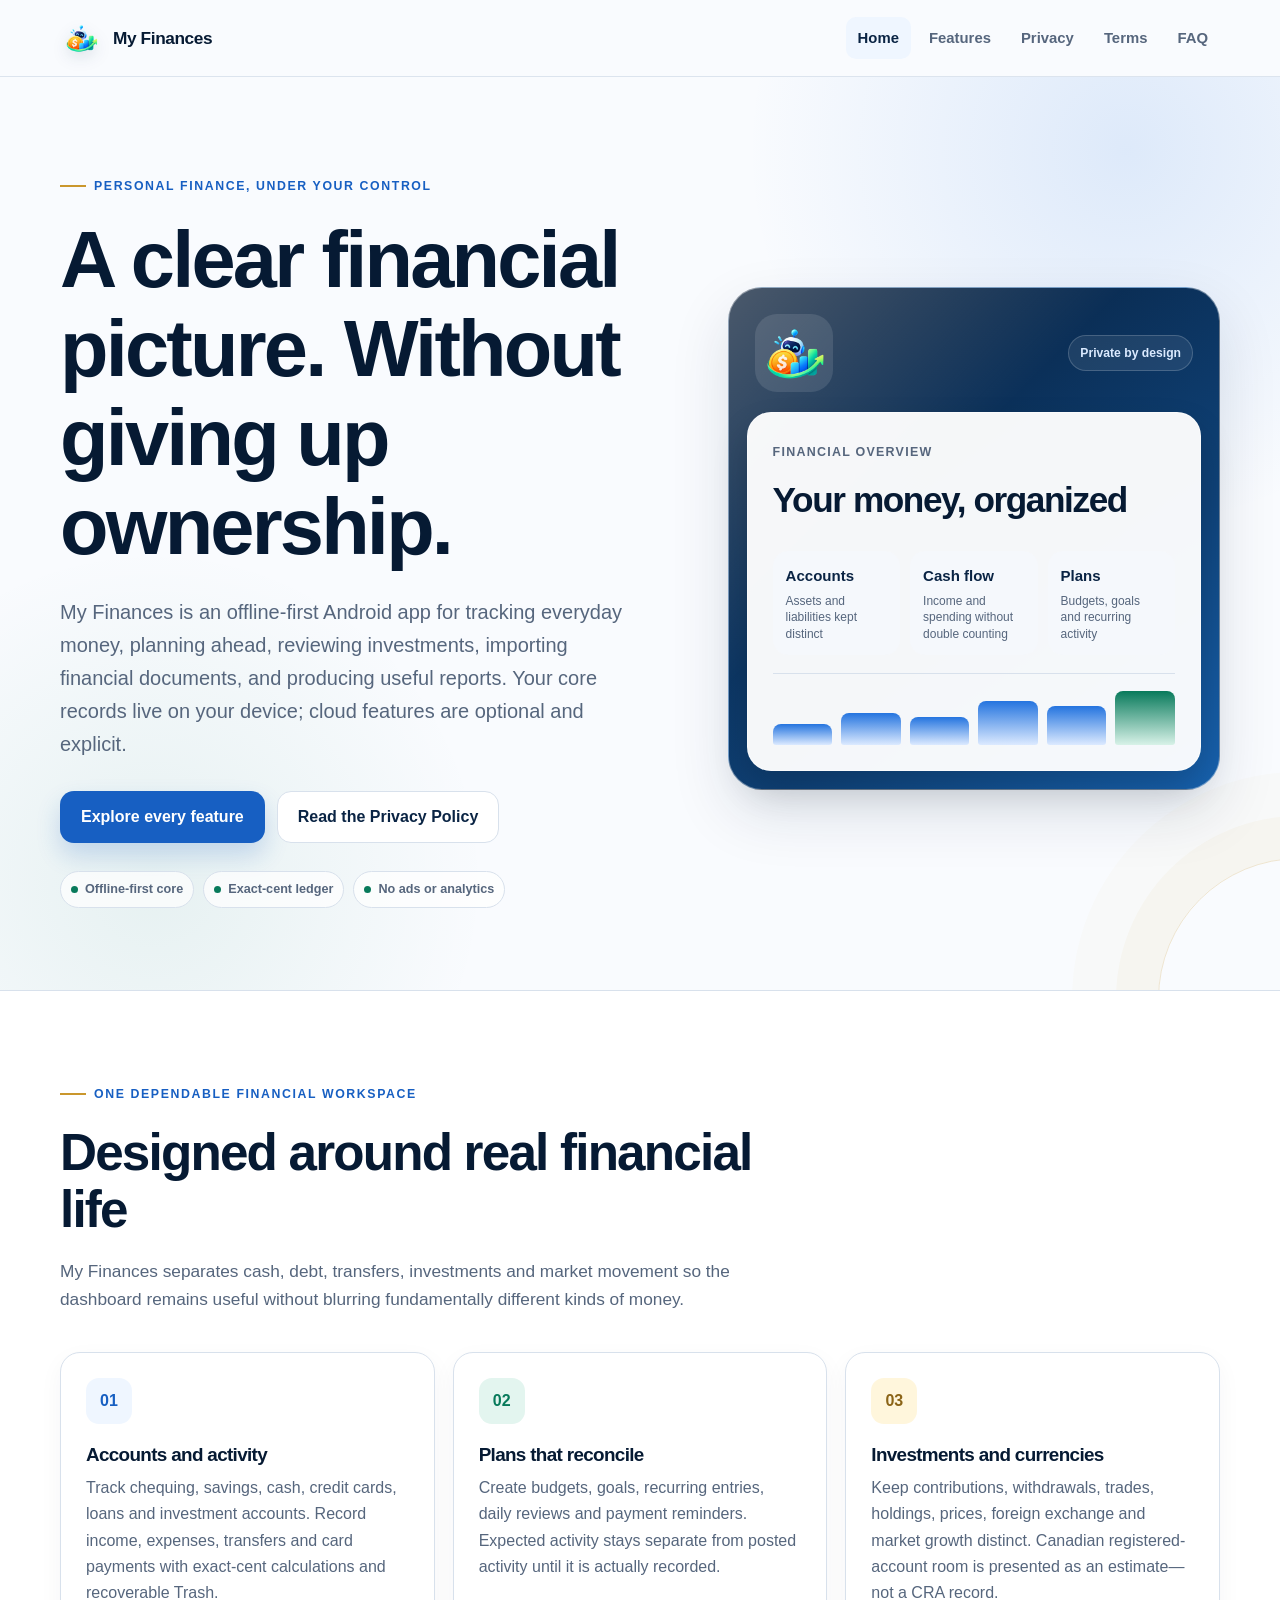
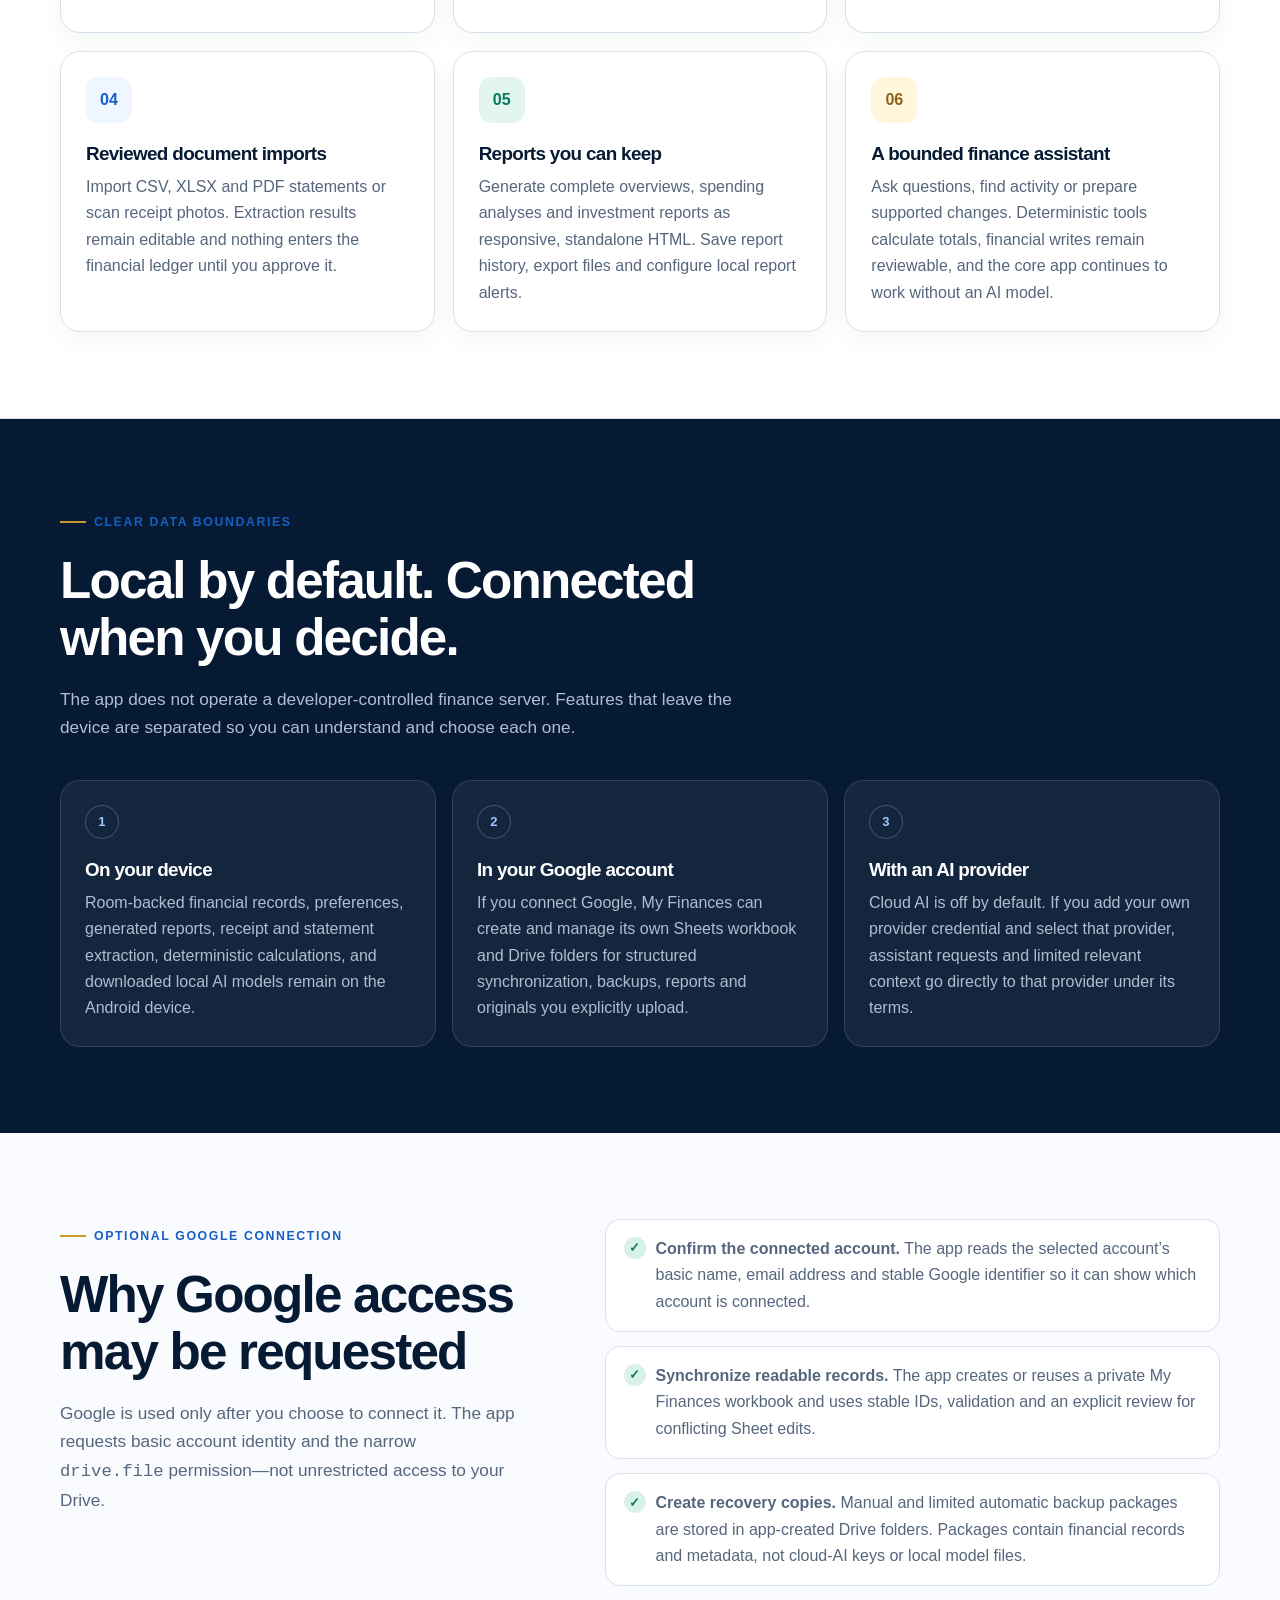
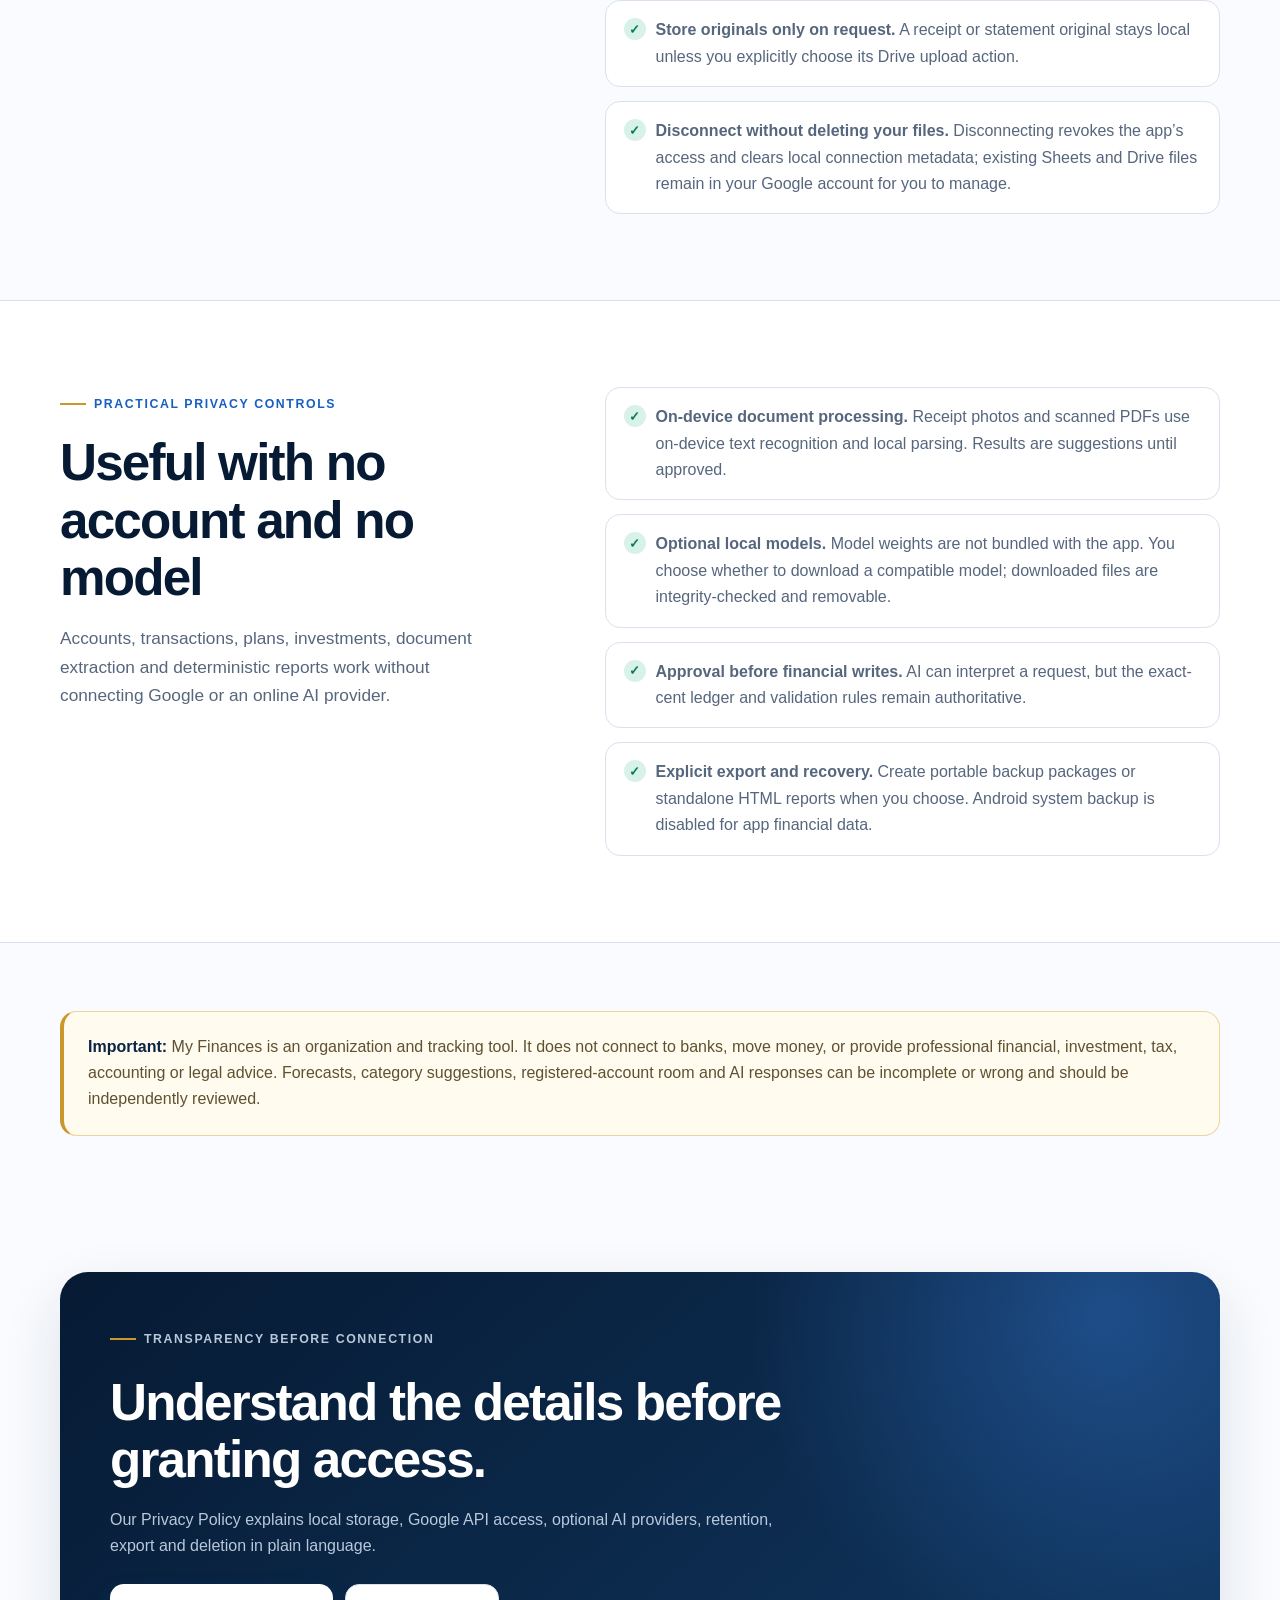
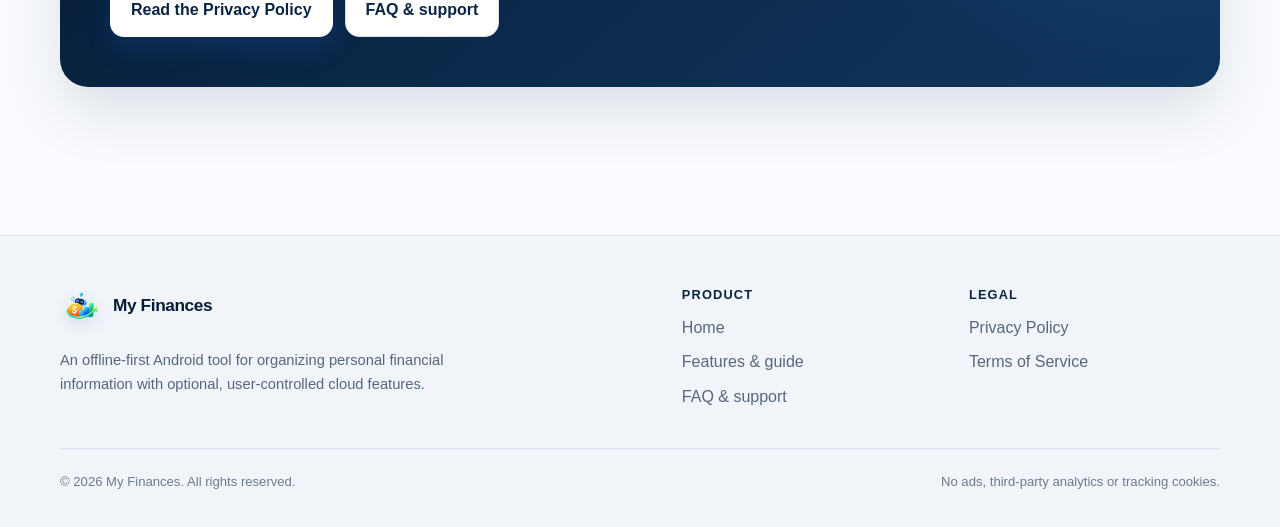
<file: index.html>
<!doctype html>
<html lang="en-CA">
<head>
  <meta charset="utf-8">
  <meta name="viewport" content="width=device-width, initial-scale=1">
  <meta http-equiv="refresh" content="0; url=myfinances/home.html">
  <title>My Finances</title>
  <link rel="canonical" href="https://myfinances-app.com/myfinances/home.html">
</head>
<body>
  <p>Continue to the <a href="myfinances/home.html">My Finances homepage</a>.</p>
</body>
</html>
</file>
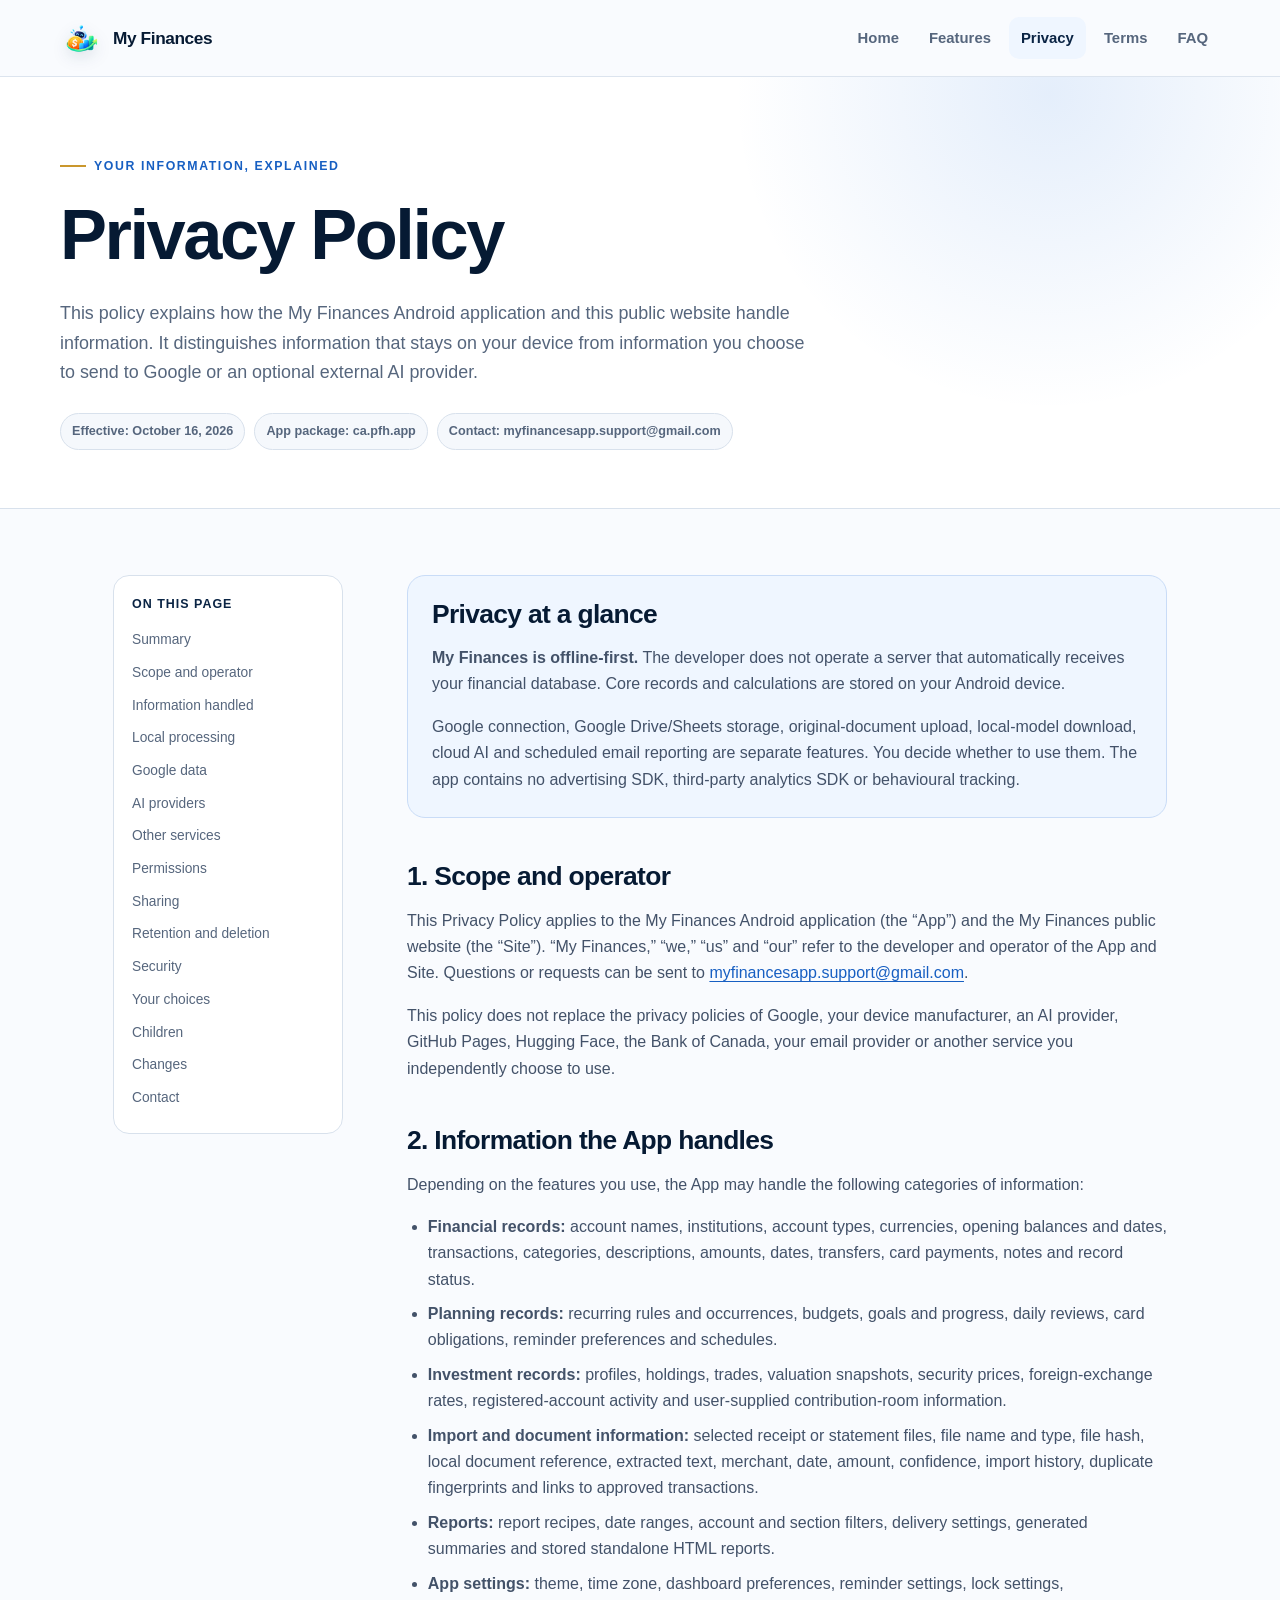
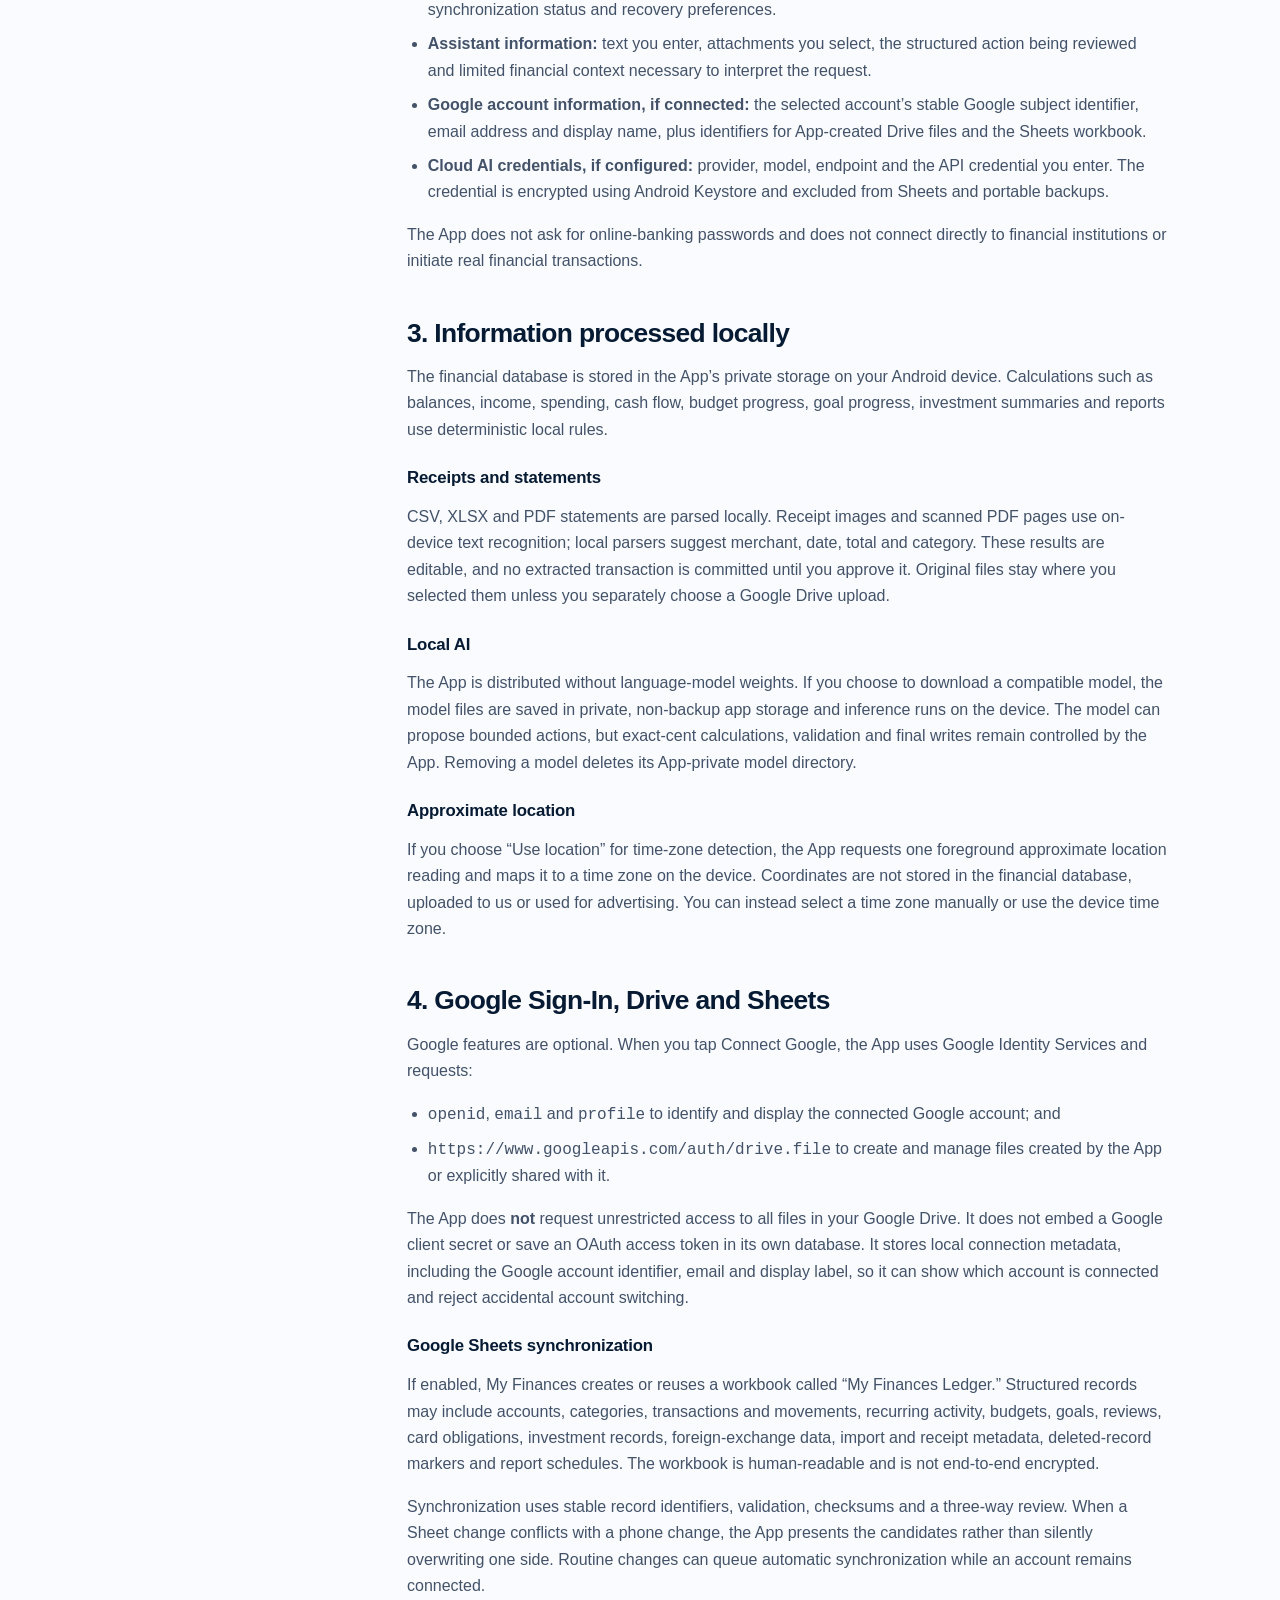
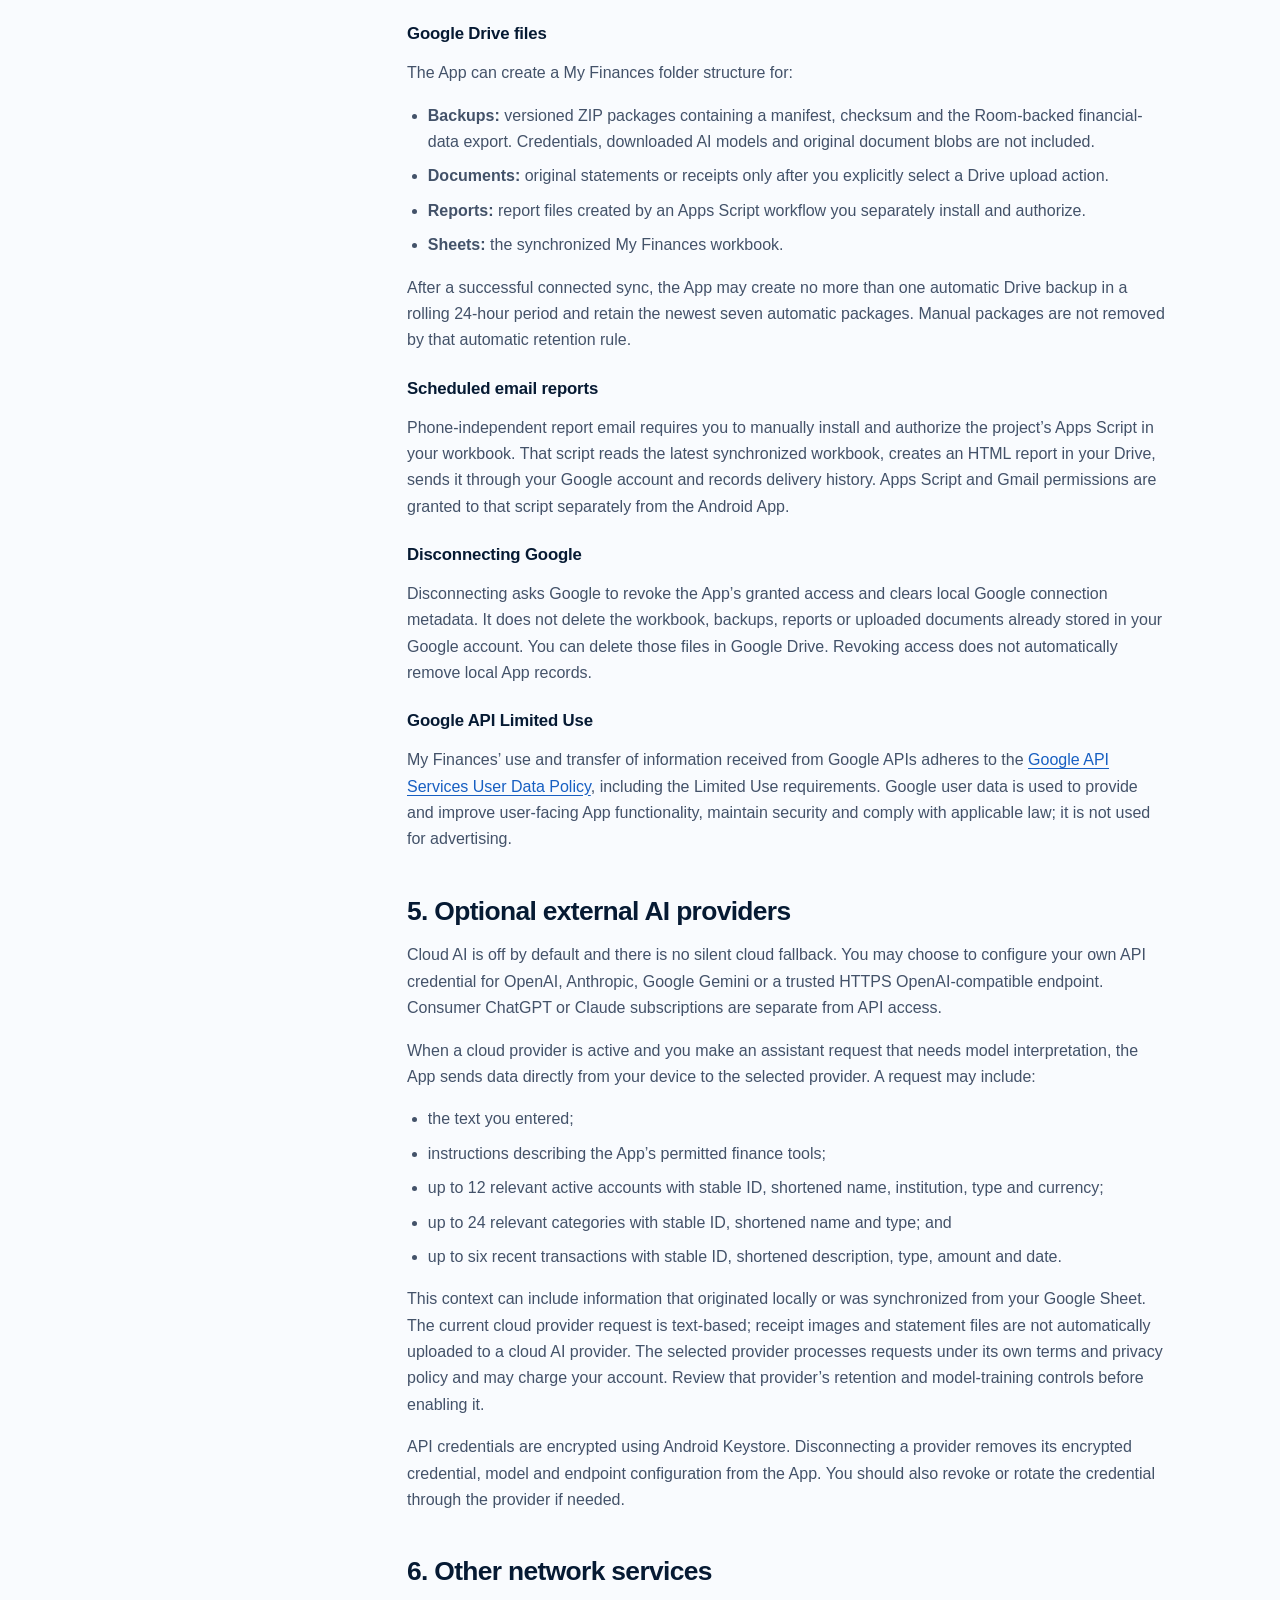
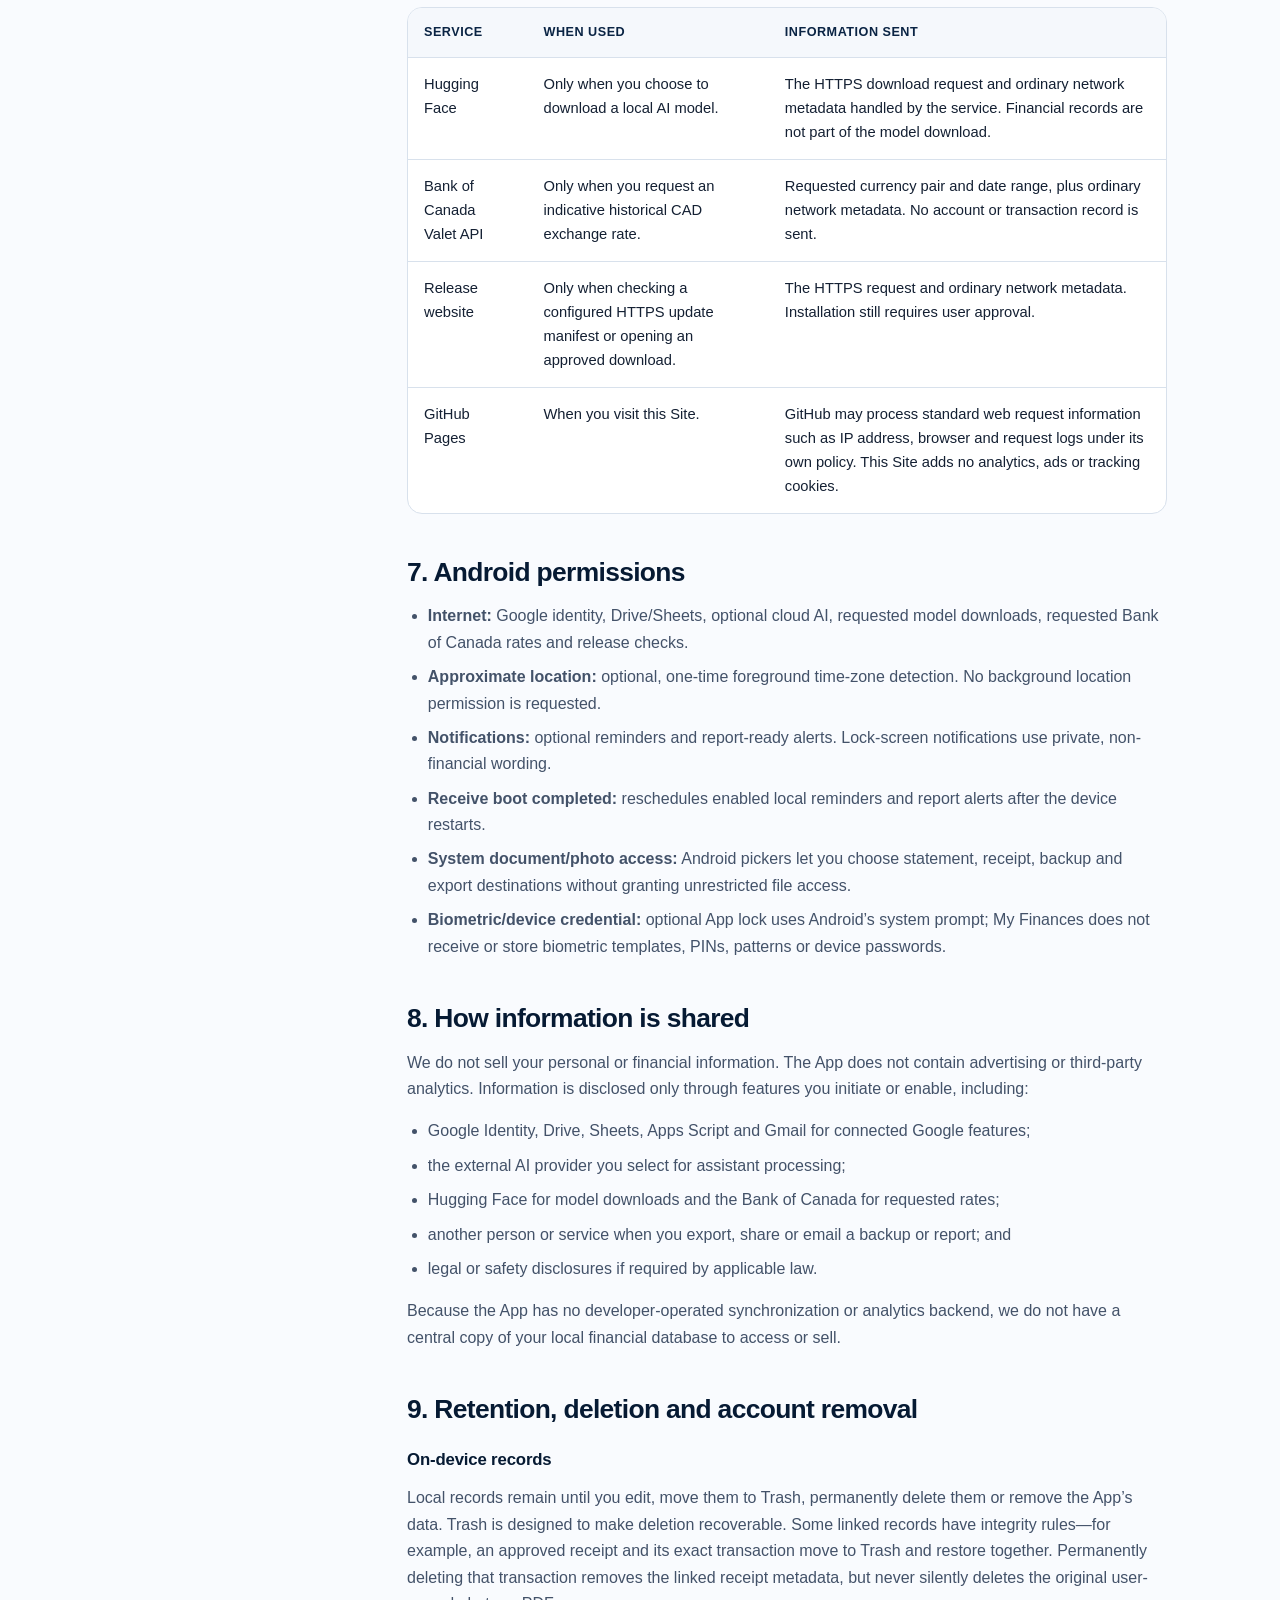
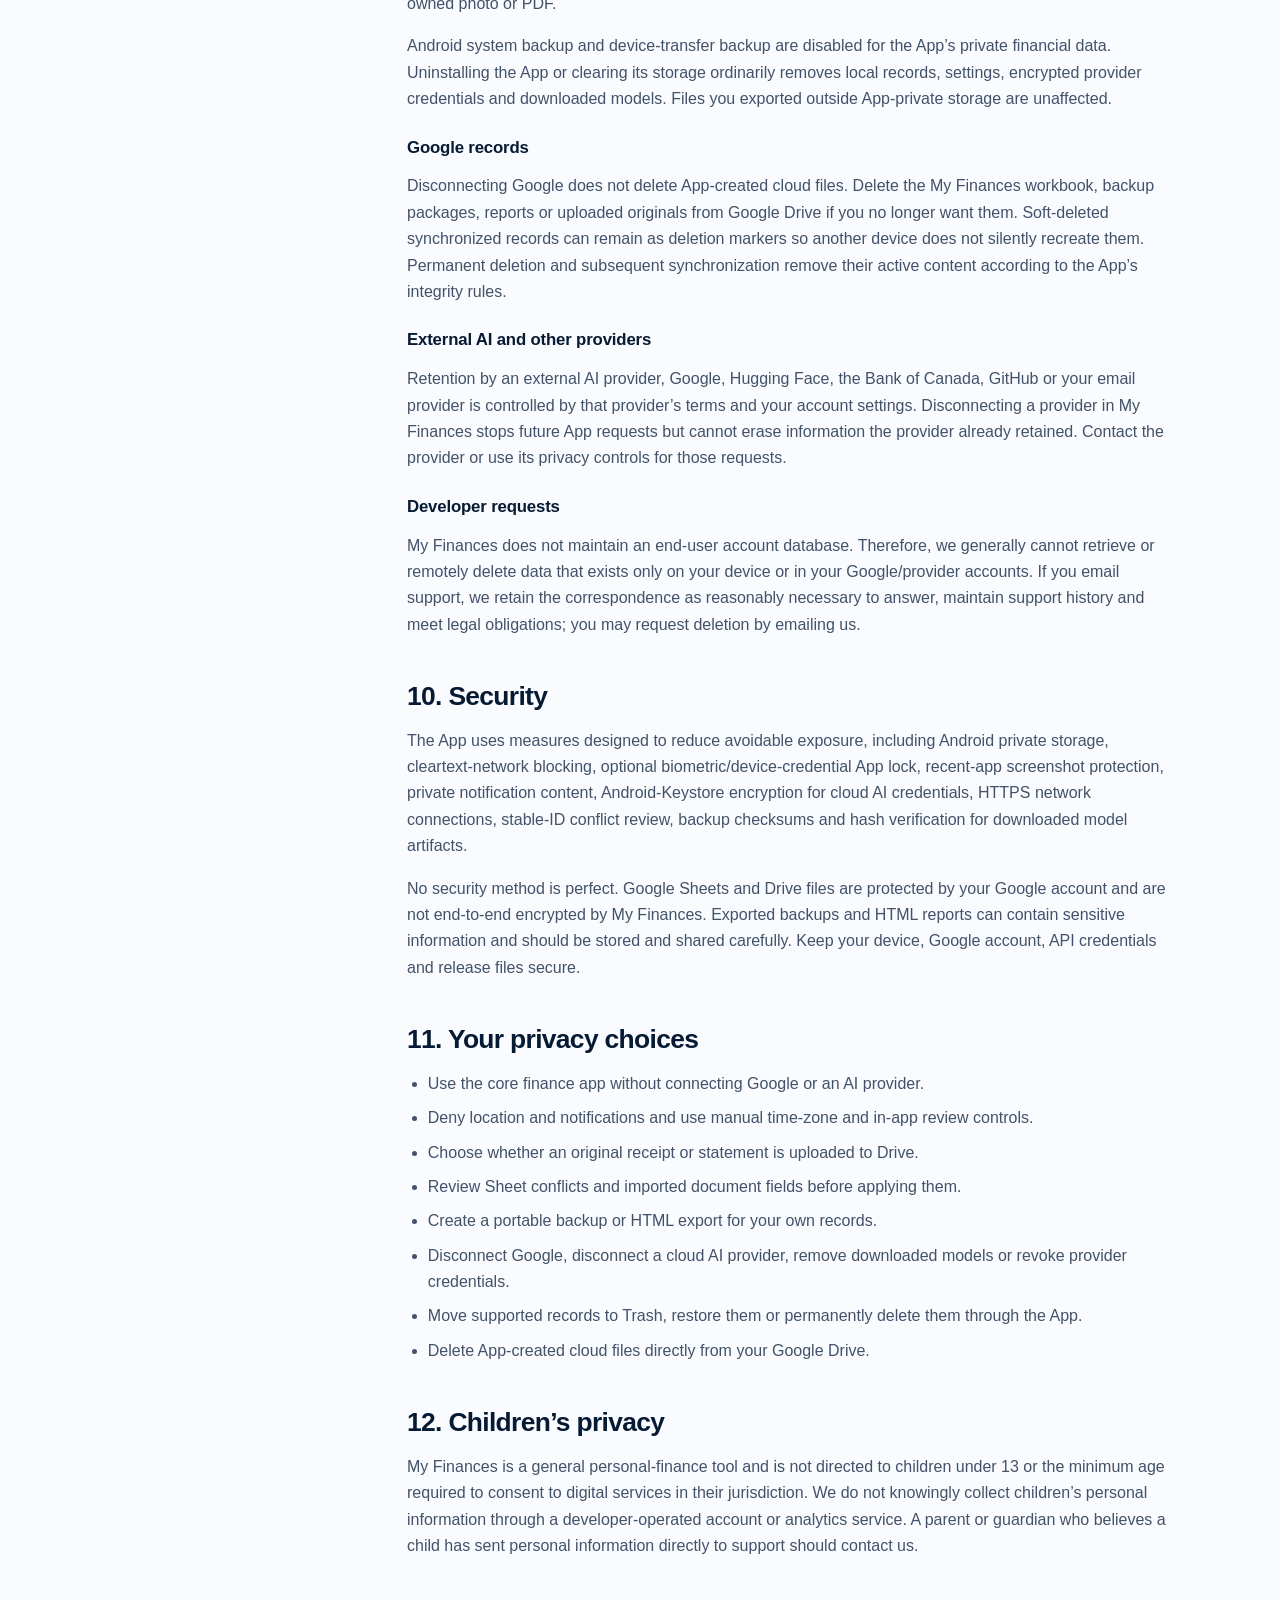
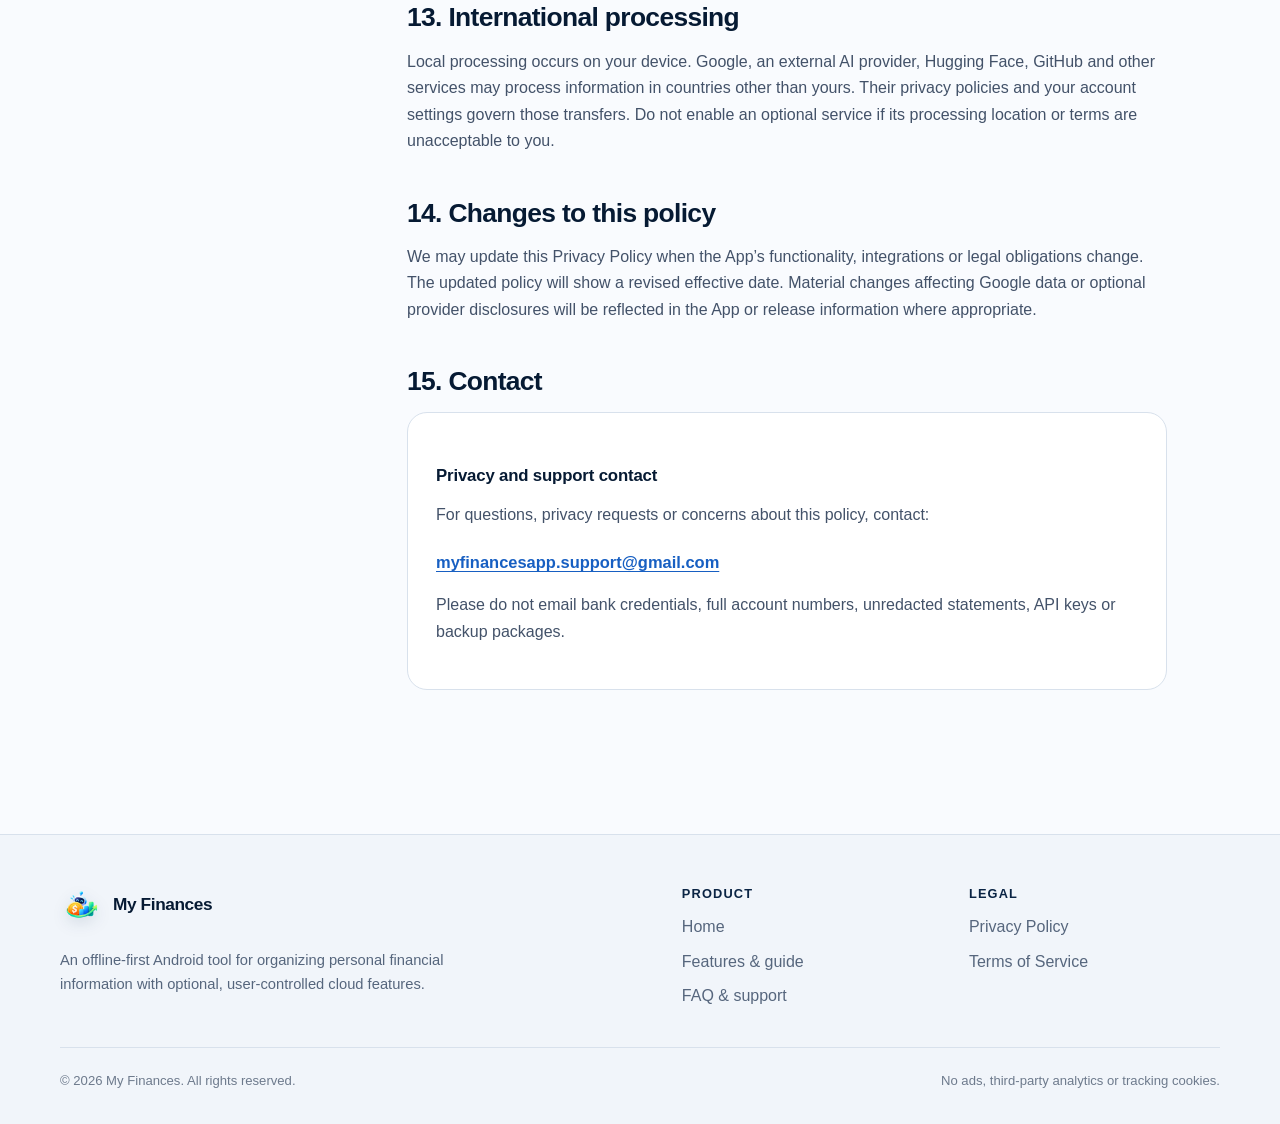
<file: privacy.html>
<!doctype html>
<html lang="en-CA">
<head>
  <meta charset="utf-8">
  <meta name="viewport" content="width=device-width, initial-scale=1">
  <meta http-equiv="refresh" content="0; url=myfinances/privacy.html">
  <title>Privacy Policy — My Finances</title>
  <link rel="canonical" href="https://myfinances-app.com/myfinances/privacy.html">
</head>
<body>
  <p>The Privacy Policy moved to <a href="myfinances/privacy.html">myfinances/privacy.html</a>.</p>
</body>
</html>
</file>
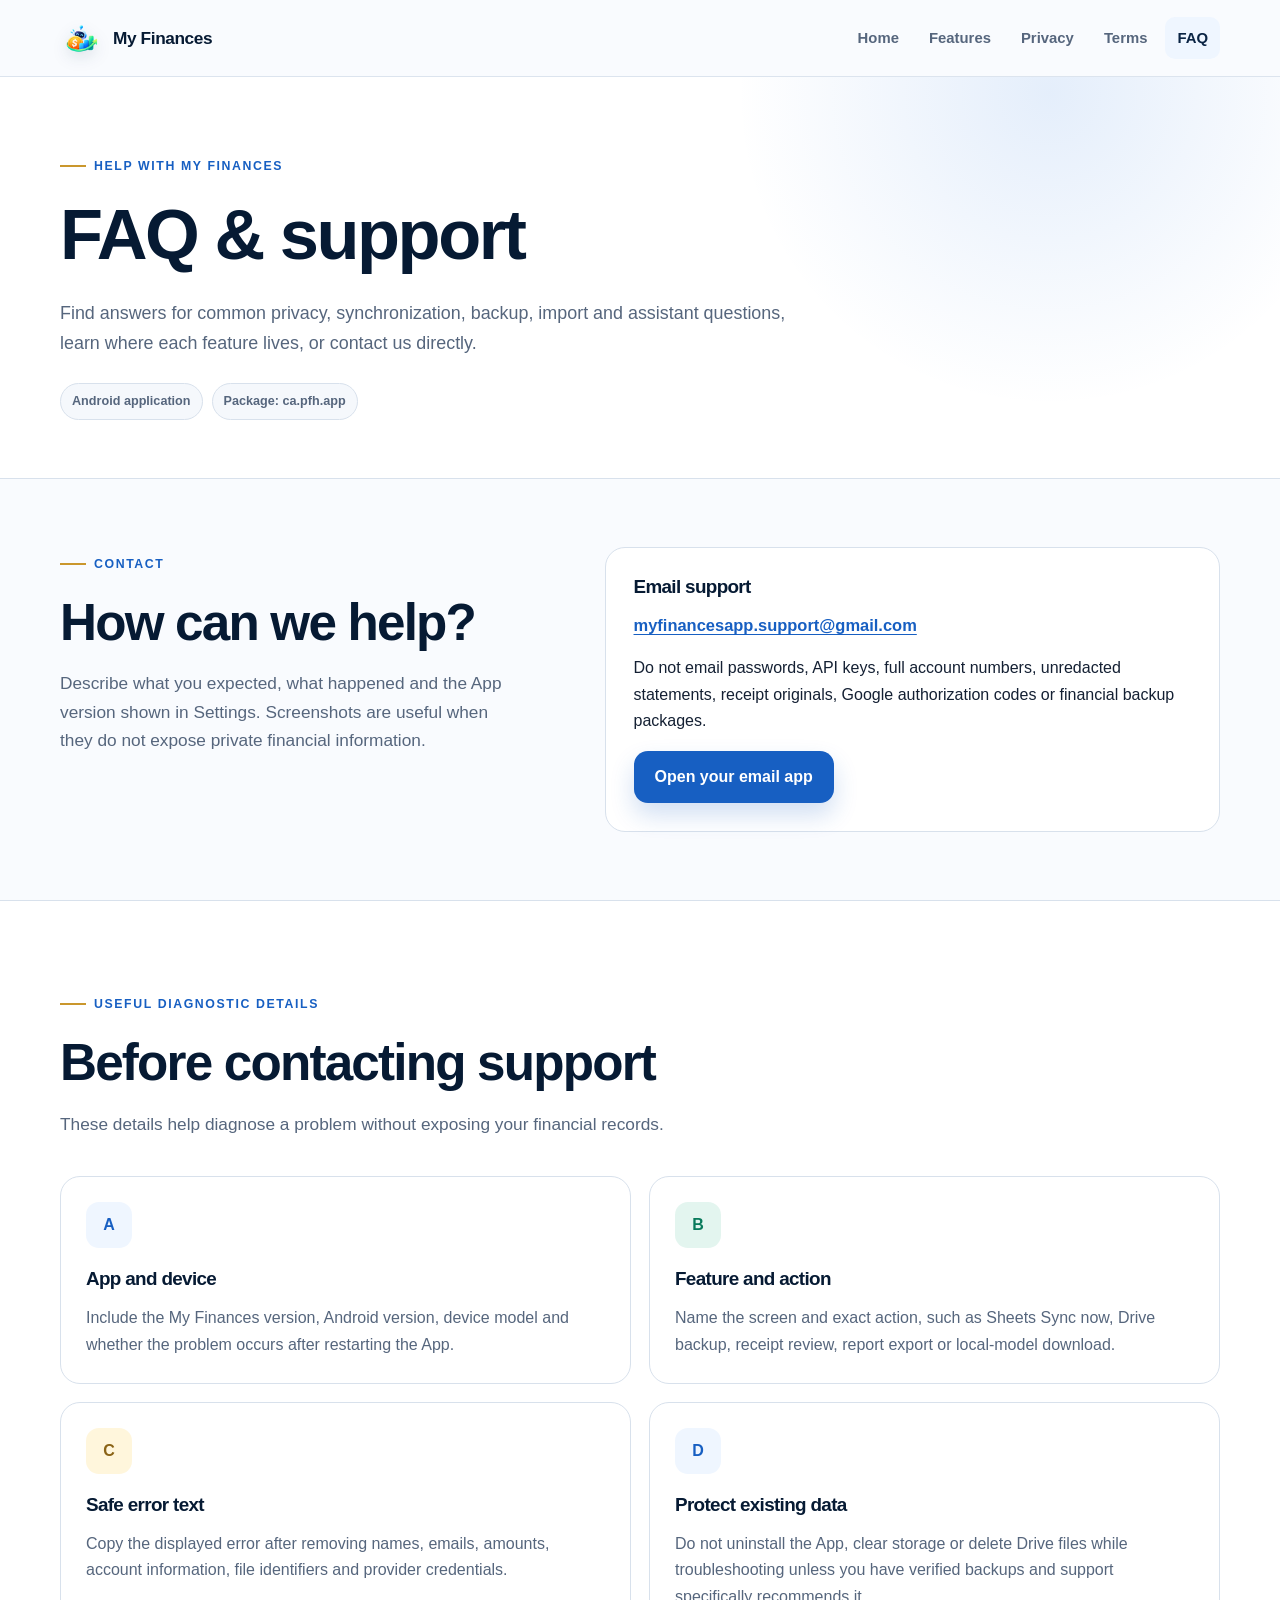
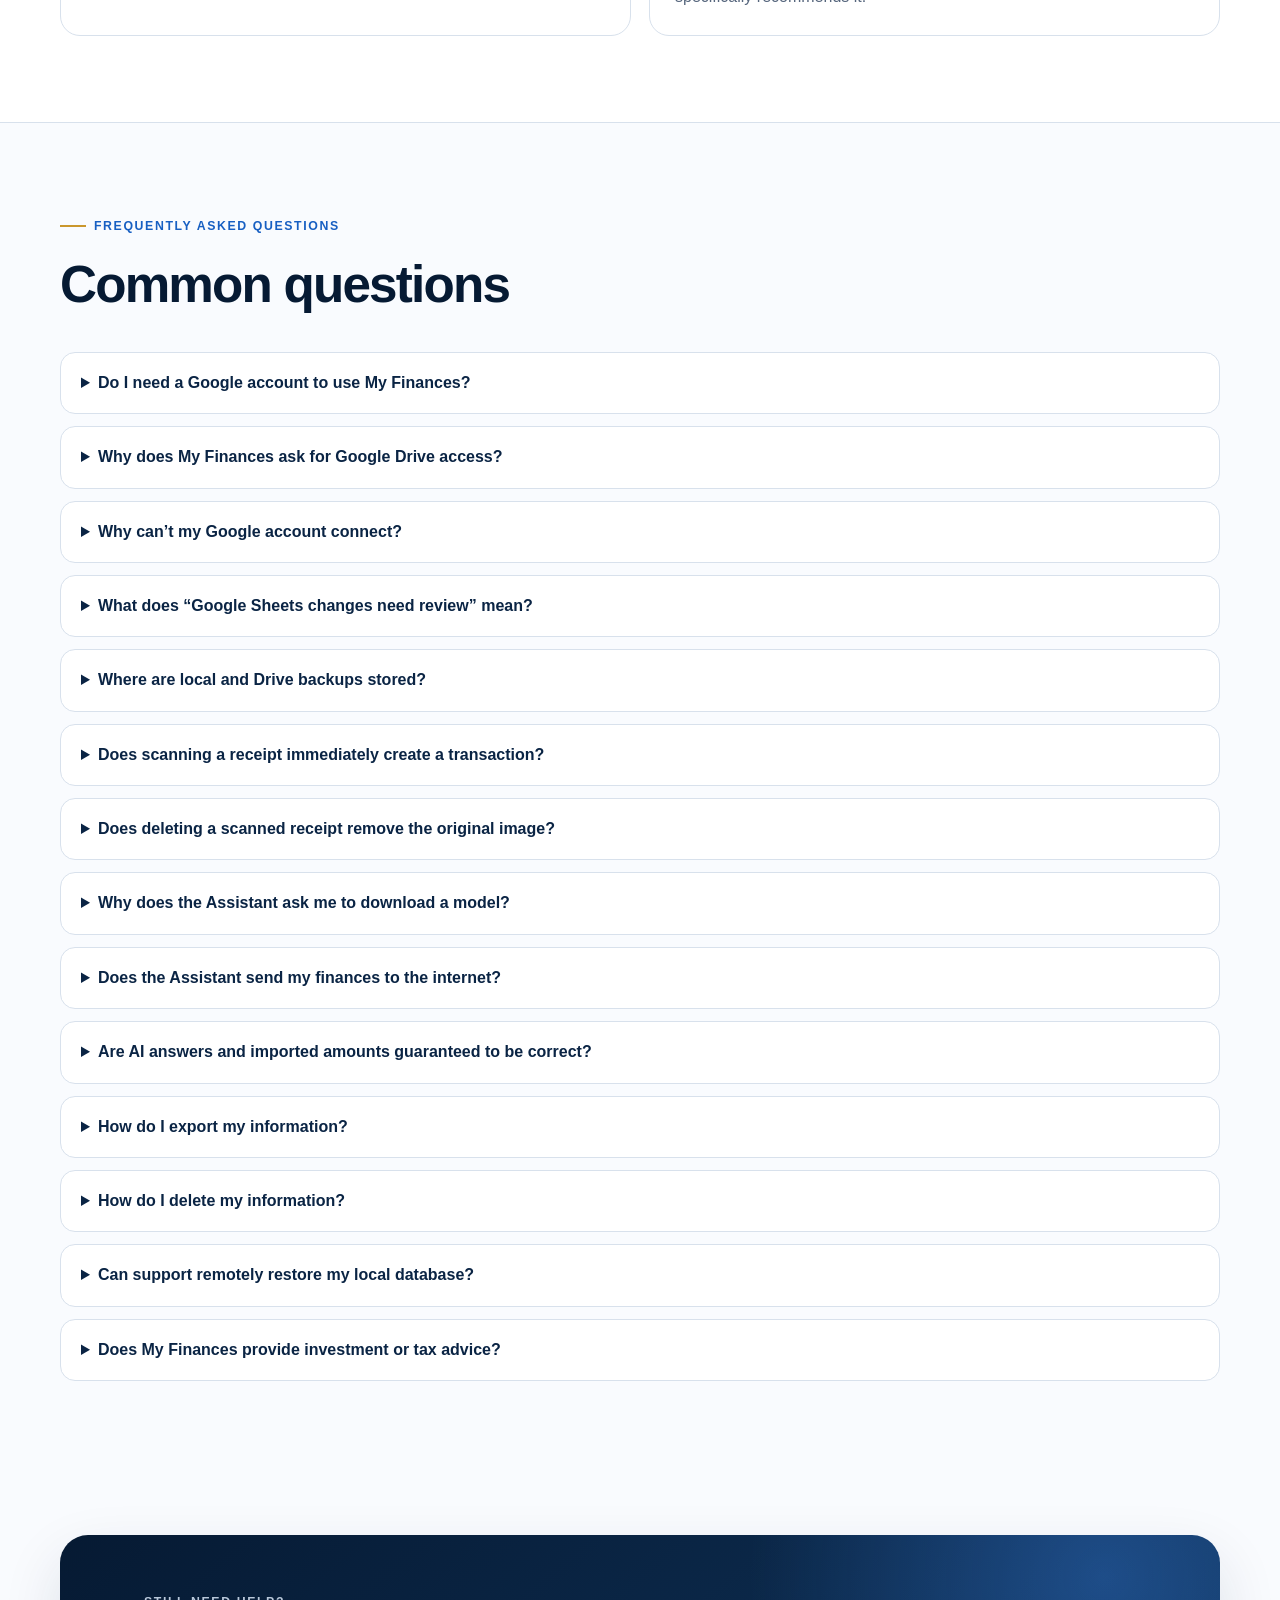
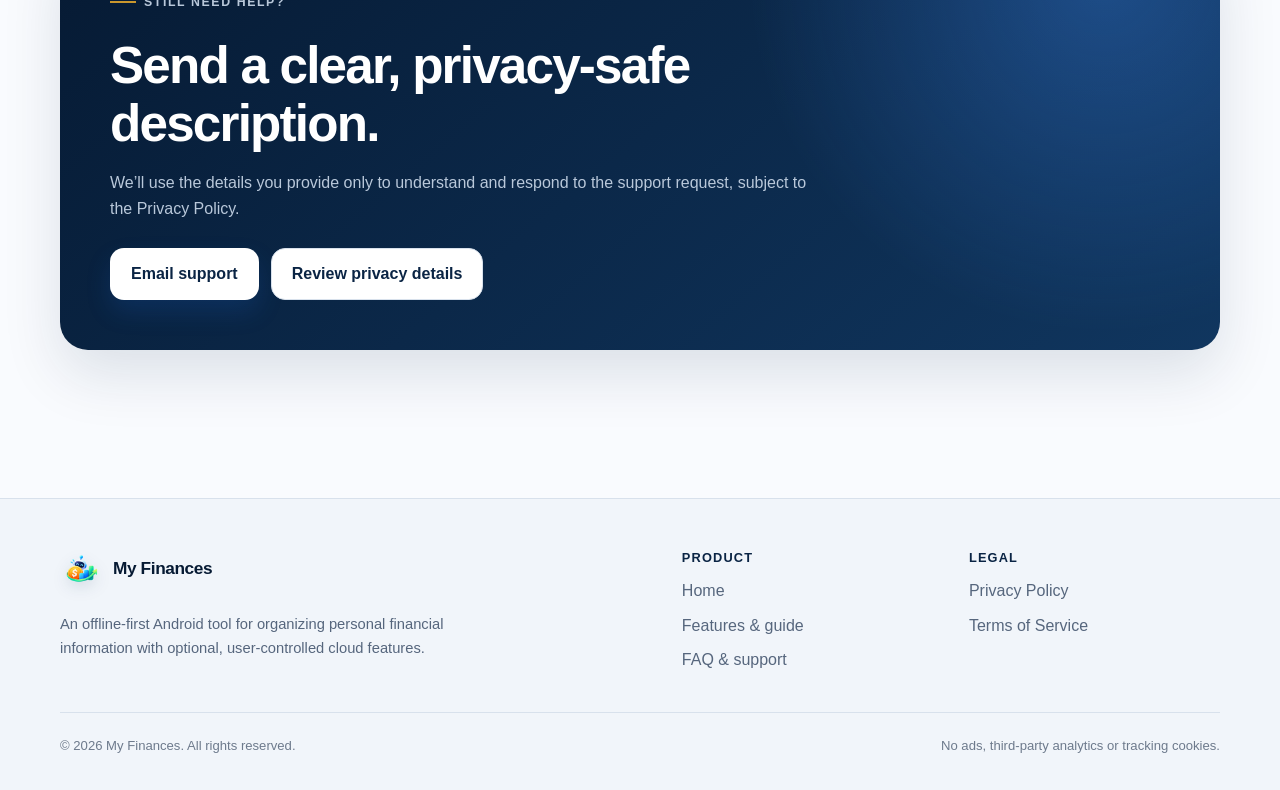
<file: support.html>
<!doctype html>
<html lang="en-CA">
<head>
  <meta charset="utf-8">
  <meta name="viewport" content="width=device-width, initial-scale=1">
  <meta http-equiv="refresh" content="0; url=myfinances/faq.html">
  <title>FAQ &amp; Support — My Finances</title>
  <link rel="canonical" href="https://myfinances-app.com/myfinances/faq.html">
</head>
<body>
  <p>FAQ and support moved to <a href="myfinances/faq.html">myfinances/faq.html</a>.</p>
</body>
</html>
</file>
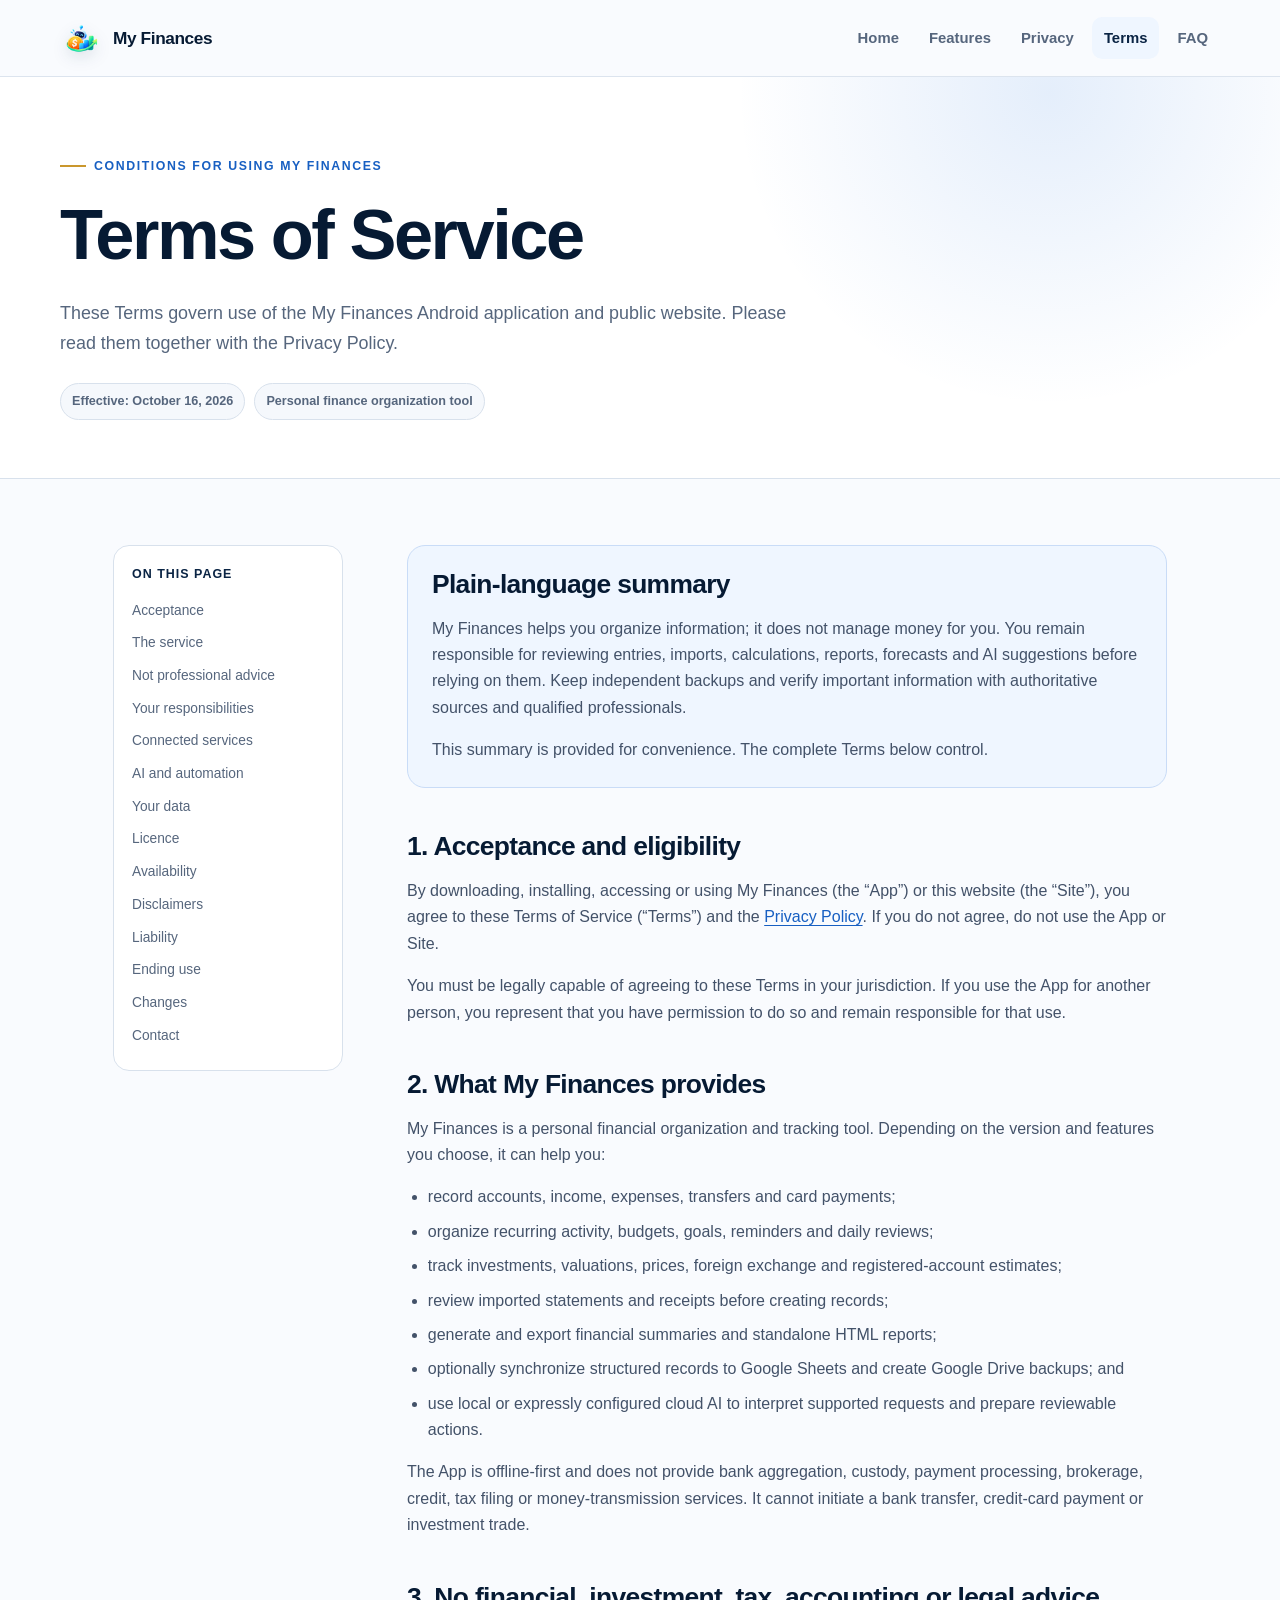
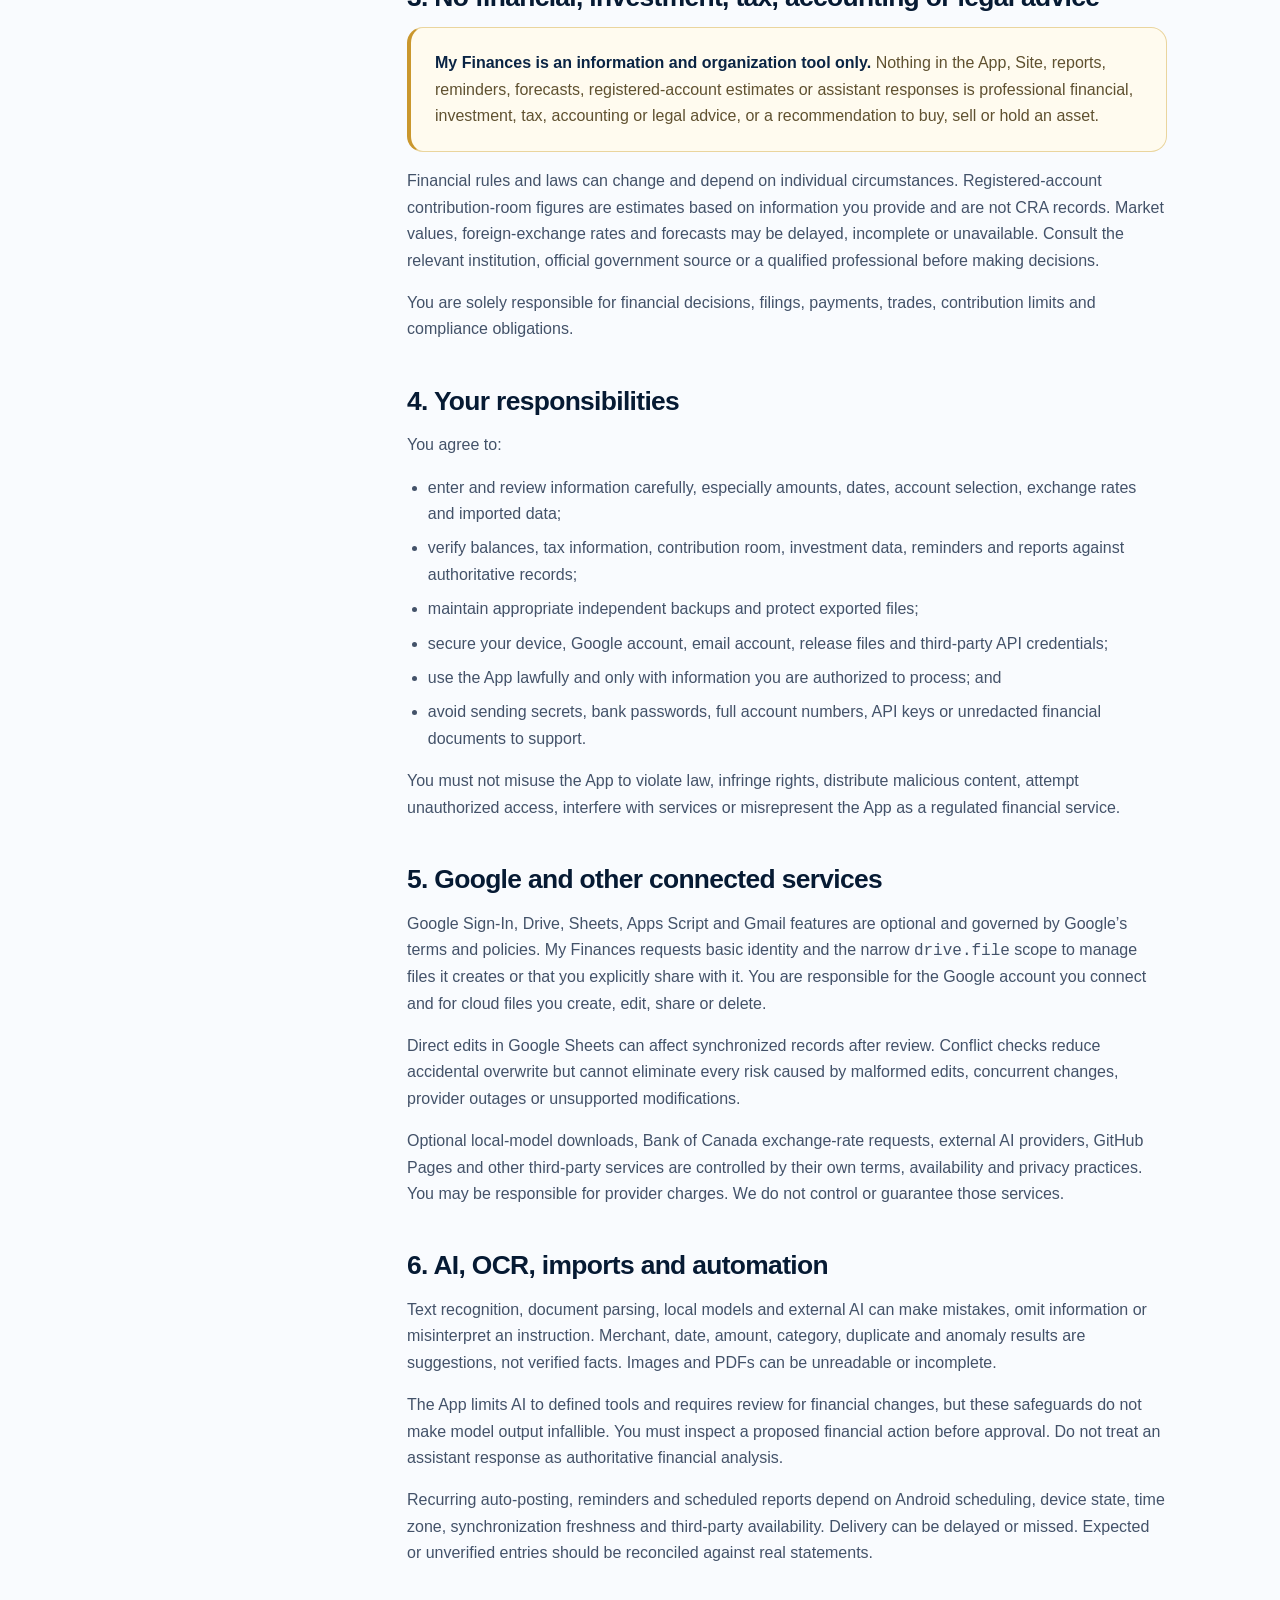
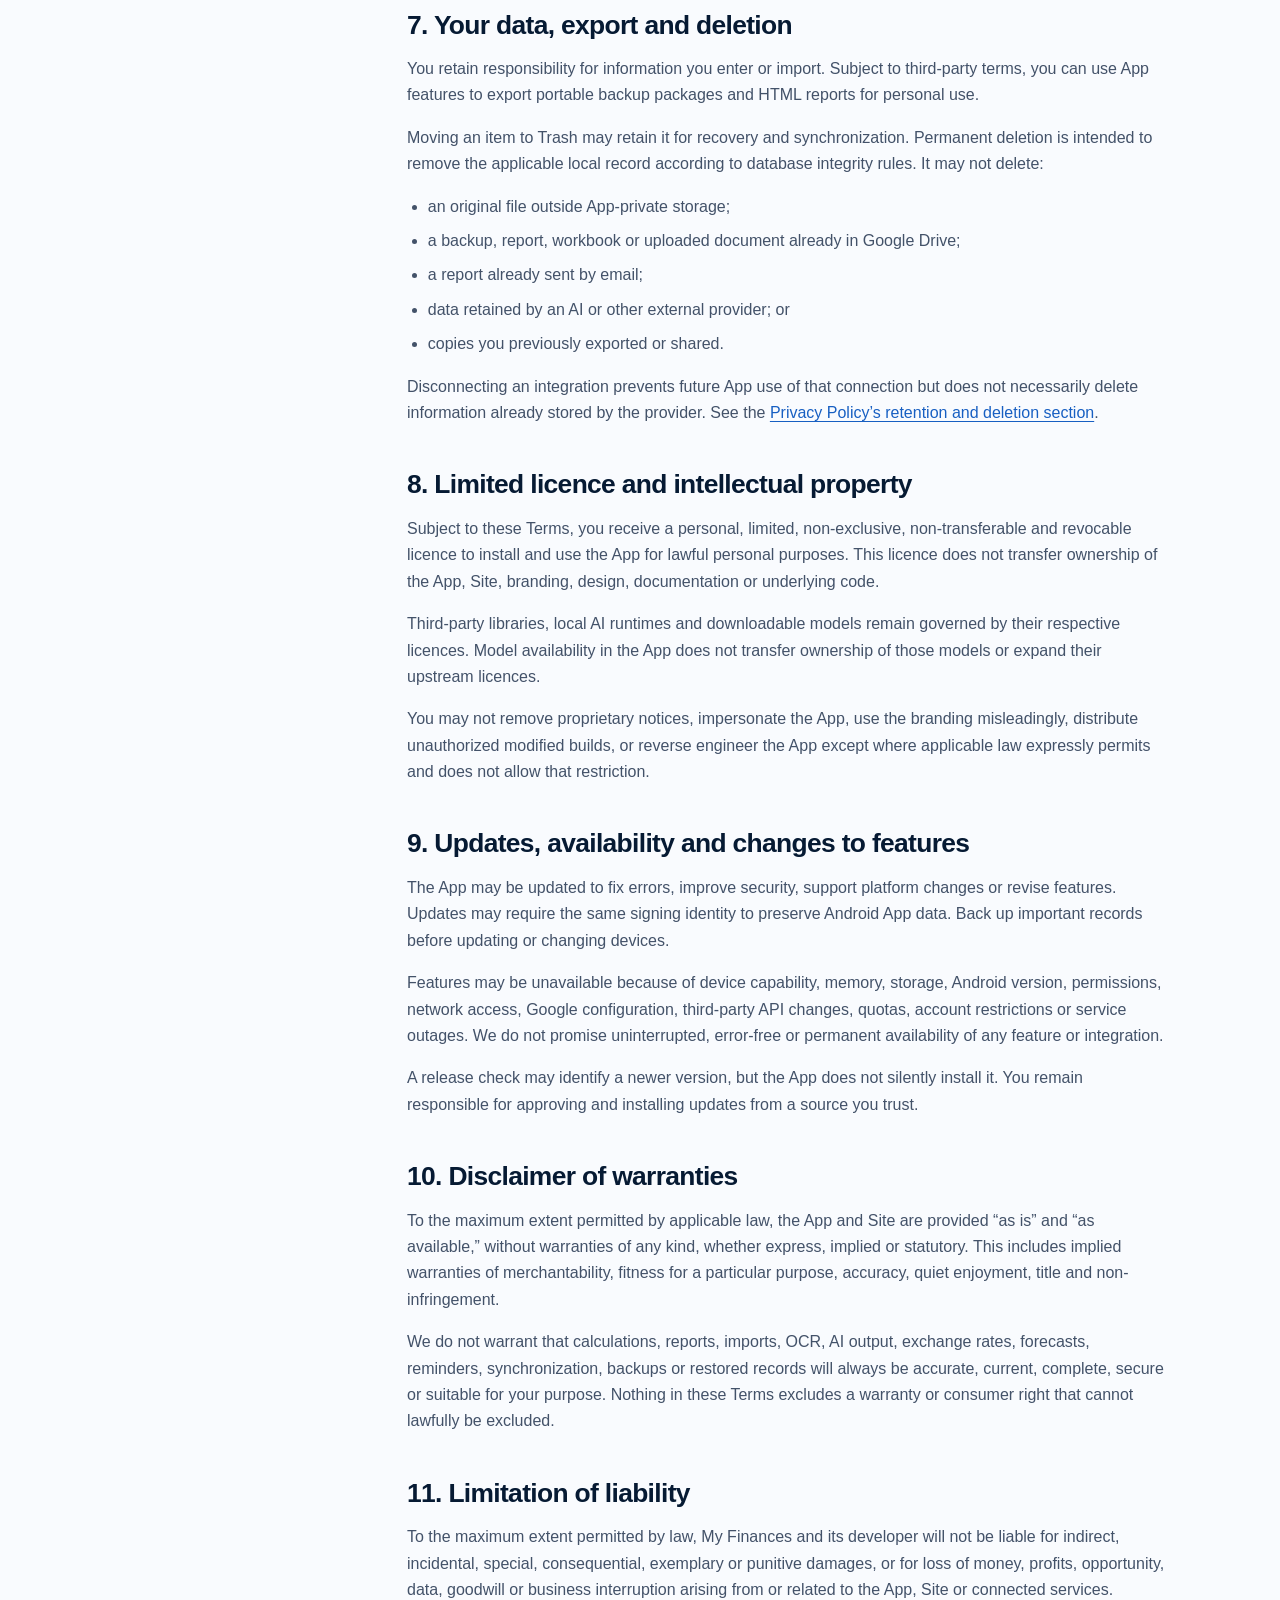
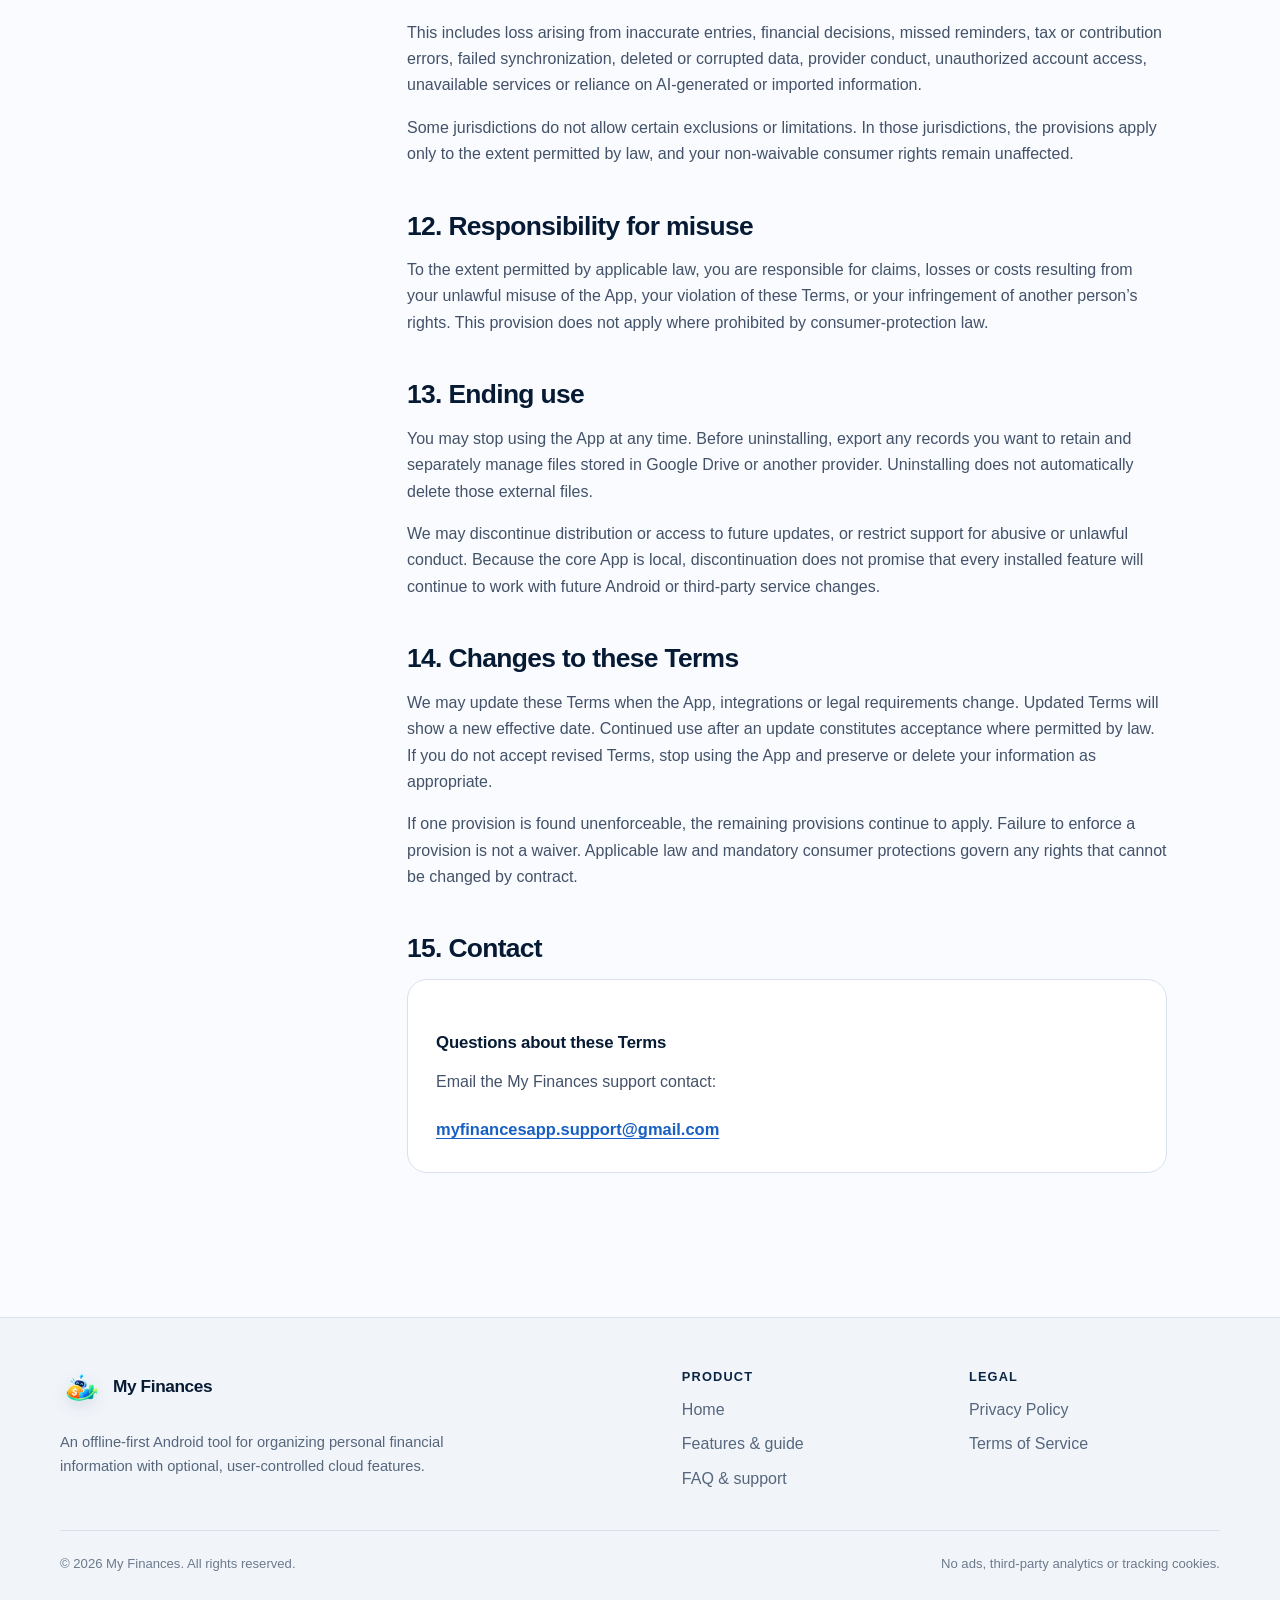
<file: terms.html>
<!doctype html>
<html lang="en-CA">
<head>
  <meta charset="utf-8">
  <meta name="viewport" content="width=device-width, initial-scale=1">
  <meta http-equiv="refresh" content="0; url=myfinances/terms.html">
  <title>Terms of Service — My Finances</title>
  <link rel="canonical" href="https://myfinances-app.com/myfinances/terms.html">
</head>
<body>
  <p>The Terms of Service moved to <a href="myfinances/terms.html">myfinances/terms.html</a>.</p>
</body>
</html>
</file>
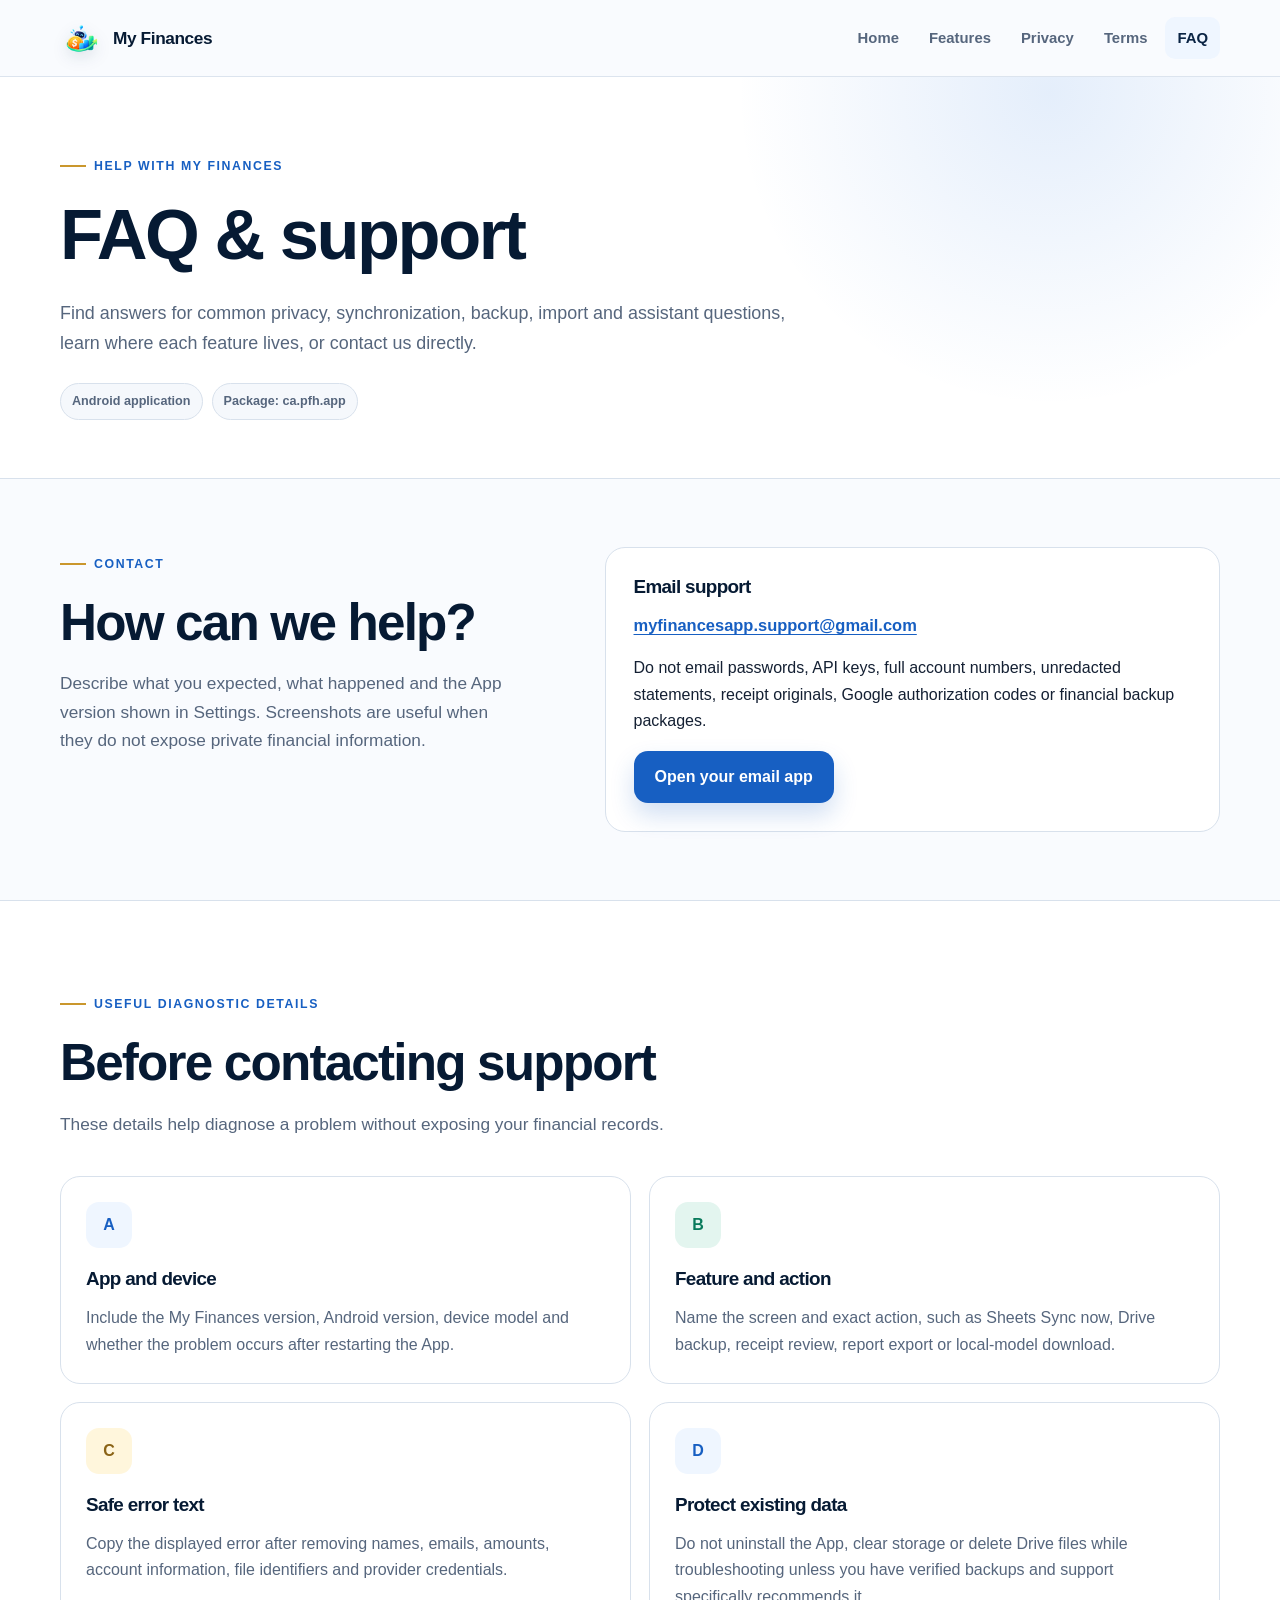
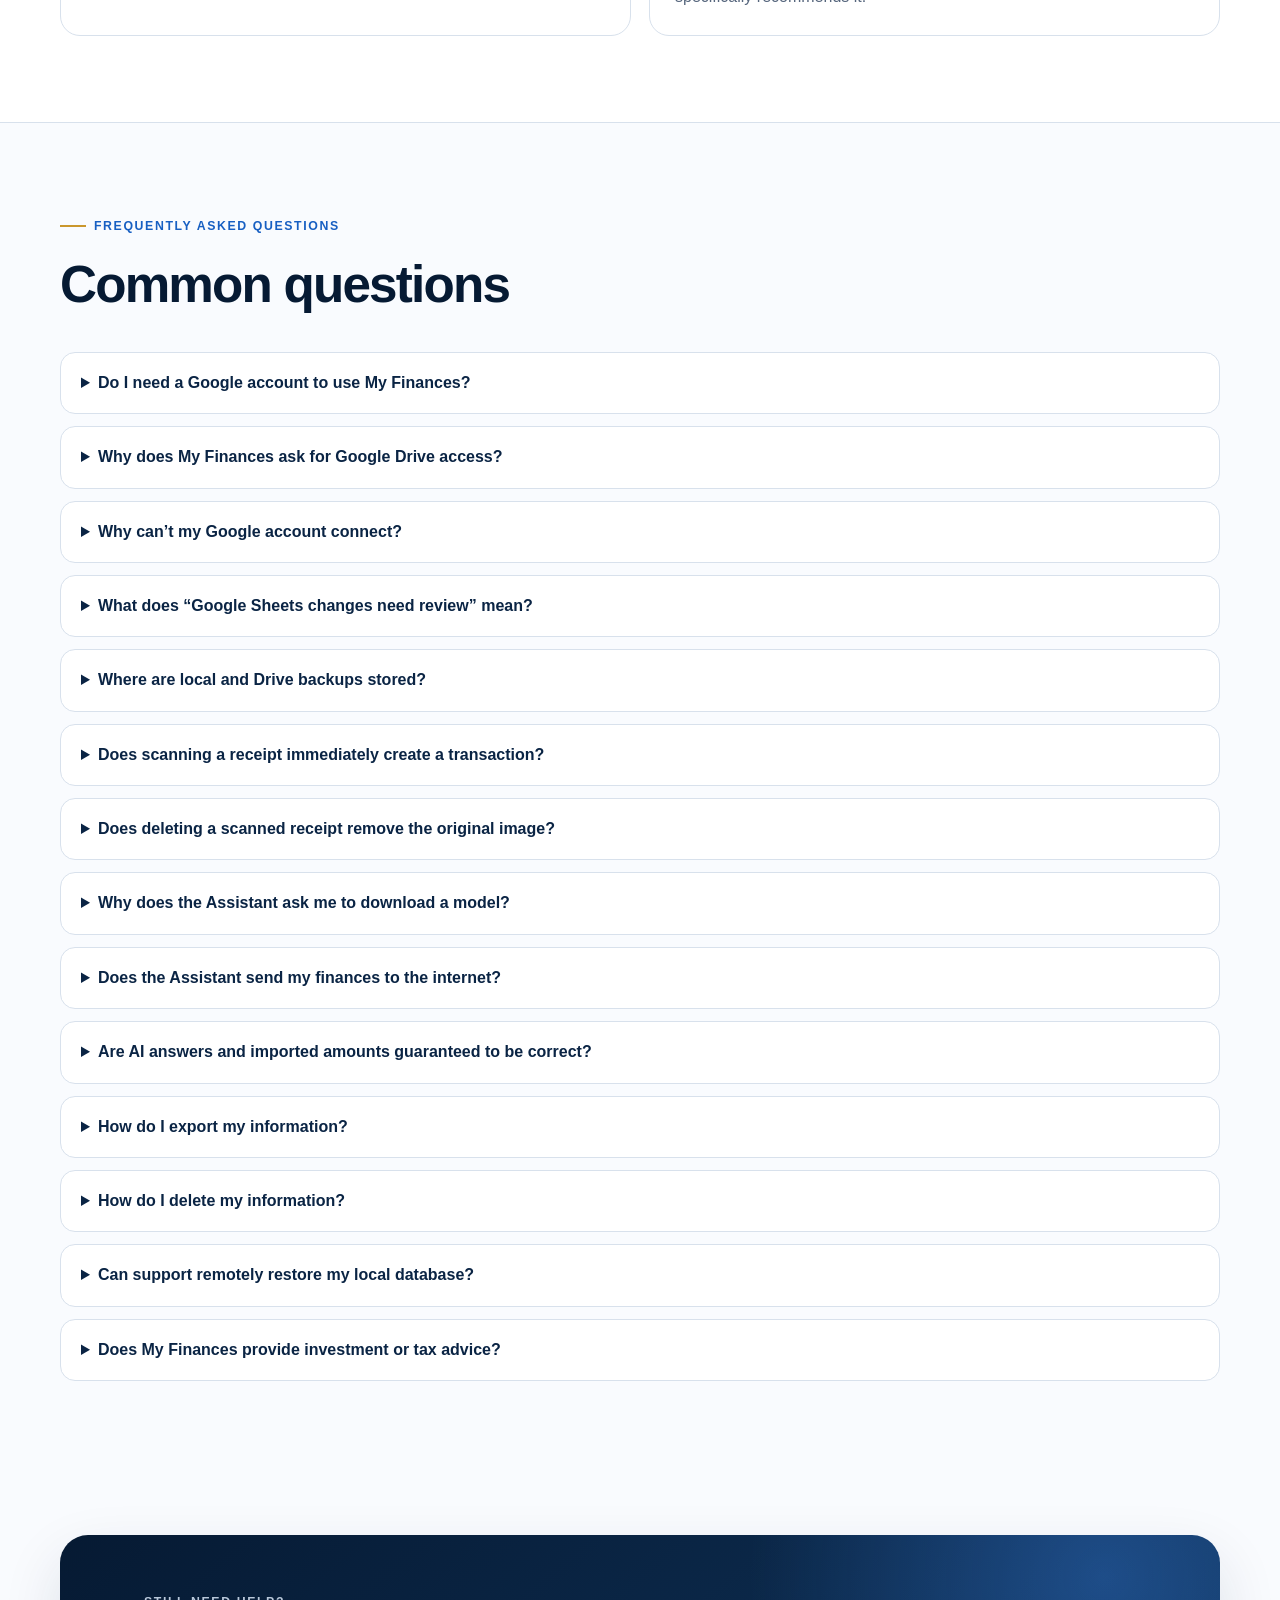
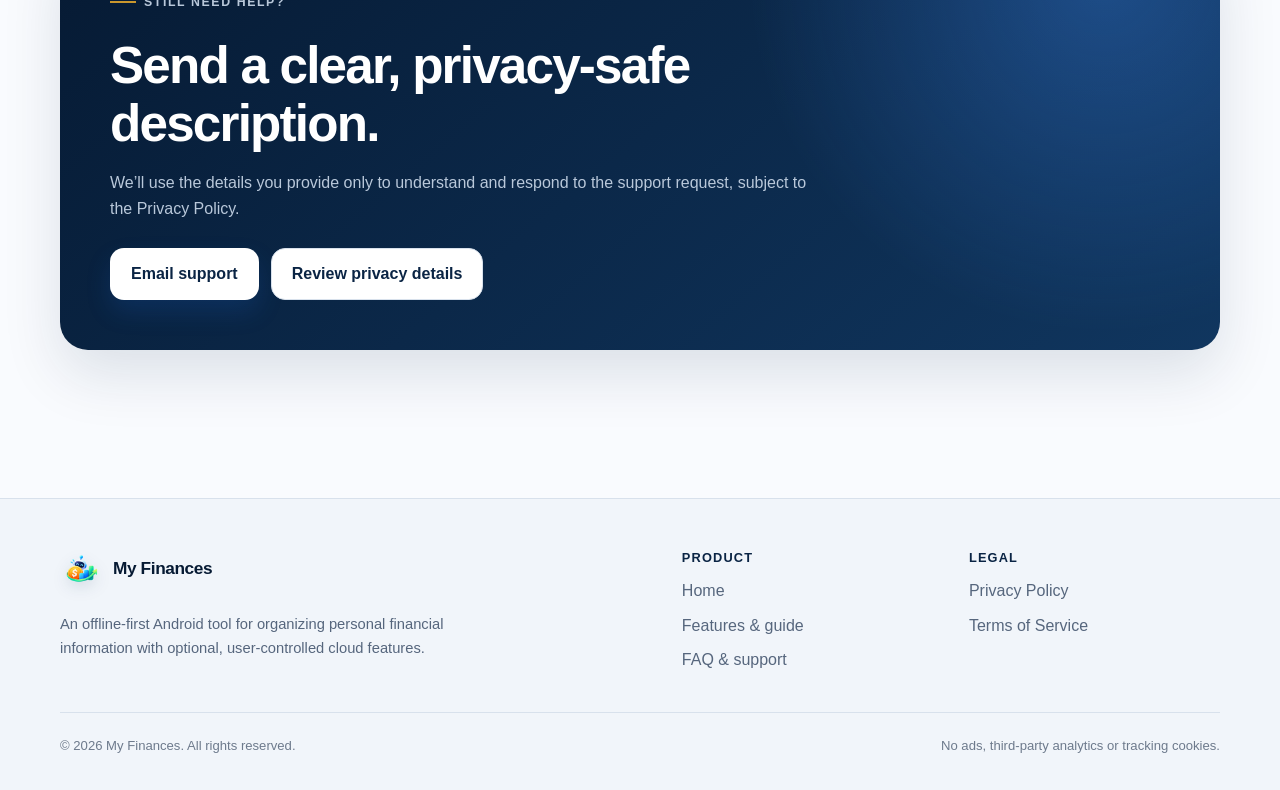
<file: myfinances/faq.html>
<!doctype html>
<html lang="en-CA">
<head>
  <meta charset="utf-8">
  <meta name="viewport" content="width=device-width, initial-scale=1">
  <meta name="description" content="Support and contact information for My Finances, including Google connection, backup, synchronization, document imports, AI models, export and deletion help.">
  <meta name="theme-color" content="#0a2444">
  <title>FAQ &amp; Support — My Finances</title>
  <link rel="canonical" href="https://myfinances-app.com/myfinances/faq.html">
  <link rel="icon" type="image/png" href="../assets/my-finances-logo.png?v=2">
  <link rel="stylesheet" href="../styles.css">
</head>
<body>
  <a class="skip-link" href="#main">Skip to main content</a>
  <header class="site-header">
    <div class="container header-inner">
      <a class="brand" href="home.html" aria-label="My Finances home">
        <img src="../assets/my-finances-logo.png?v=2" alt="" width="42" height="42">
        <span>My Finances</span>
      </a>
      <nav class="site-nav" aria-label="Main navigation">
        <a href="home.html">Home</a>
        <a href="features.html">Features</a>
        <a href="privacy.html">Privacy</a>
        <a href="terms.html">Terms</a>
        <a href="faq.html" aria-current="page">FAQ</a>
      </nav>
    </div>
  </header>

  <main id="main">
    <header class="page-hero">
      <div class="container">
        <p class="eyebrow">Help with My Finances</p>
        <h1>FAQ &amp; support</h1>
        <p class="page-intro">Find answers for common privacy, synchronization, backup, import and assistant questions, learn where each feature lives, or contact us directly.</p>
        <div class="meta-row">
          <span class="meta-tag">Android application</span>
          <span class="meta-tag">Package: ca.pfh.app</span>
        </div>
      </div>
    </header>

    <section class="section-tight">
      <div class="container split">
        <div>
          <p class="eyebrow">Contact</p>
          <h2>How can we help?</h2>
          <p class="section-copy">Describe what you expected, what happened and the App version shown in Settings. Screenshots are useful when they do not expose private financial information.</p>
        </div>
        <div class="contact-card">
          <h3>Email support</h3>
          <a class="contact-address" href="mailto:myfinancesapp.support@gmail.com?subject=My%20Finances%20Support">myfinancesapp.support@gmail.com</a>
          <p>Do not email passwords, API keys, full account numbers, unredacted statements, receipt originals, Google authorization codes or financial backup packages.</p>
          <a class="button button-primary" href="mailto:myfinancesapp.support@gmail.com?subject=My%20Finances%20Support">Open your email app</a>
        </div>
      </div>
    </section>

    <section class="section section-white" aria-labelledby="before-contacting">
      <div class="container">
        <div class="section-heading">
          <p class="eyebrow">Useful diagnostic details</p>
          <h2 id="before-contacting">Before contacting support</h2>
          <p class="section-copy">These details help diagnose a problem without exposing your financial records.</p>
        </div>
        <div class="support-grid">
          <article class="support-card">
            <span class="icon-box">A</span>
            <h3>App and device</h3>
            <p>Include the My Finances version, Android version, device model and whether the problem occurs after restarting the App.</p>
          </article>
          <article class="support-card">
            <span class="icon-box green">B</span>
            <h3>Feature and action</h3>
            <p>Name the screen and exact action, such as Sheets Sync now, Drive backup, receipt review, report export or local-model download.</p>
          </article>
          <article class="support-card">
            <span class="icon-box gold">C</span>
            <h3>Safe error text</h3>
            <p>Copy the displayed error after removing names, emails, amounts, account information, file identifiers and provider credentials.</p>
          </article>
          <article class="support-card">
            <span class="icon-box">D</span>
            <h3>Protect existing data</h3>
            <p>Do not uninstall the App, clear storage or delete Drive files while troubleshooting unless you have verified backups and support specifically recommends it.</p>
          </article>
        </div>
      </div>
    </section>

    <section class="section" aria-labelledby="faq-heading">
      <div class="container">
        <div class="section-heading">
          <p class="eyebrow">Frequently asked questions</p>
          <h2 id="faq-heading">Common questions</h2>
        </div>
        <div class="faq-list">
          <details>
            <summary>Do I need a Google account to use My Finances?</summary>
            <p>No. Accounts, transactions, plans, investments, document extraction and local reports work without a Google account. Connect Google only if you want Sheets synchronization, Drive backups or explicit Drive document storage.</p>
          </details>
          <details>
            <summary>Why does My Finances ask for Google Drive access?</summary>
            <p>The App uses the narrow <code>drive.file</code> permission to create and manage its own workbook, backup packages, reports and originals you explicitly upload. It does not request unrestricted access to every Drive file. See <a href="privacy.html#google">Google data in the Privacy Policy</a>.</p>
          </details>
          <details>
            <summary>Why can’t my Google account connect?</summary>
            <p>Confirm the device is online and Google Play services are current. A public release also requires the developer’s production OAuth client to match package <code>ca.pfh.app</code> and the signing certificate used for the installed build. Managed work or school accounts may be restricted by their administrator.</p>
          </details>
          <details>
            <summary>What does “Google Sheets changes need review” mean?</summary>
            <p>The workbook differs from the last synchronized phone snapshot. Open the review and choose the phone or Sheets version for each change. My Finances does not silently use last-write-wins for conflicting financial records.</p>
          </details>
          <details>
            <summary>Where are local and Drive backups stored?</summary>
            <p>On modern Android versions, local packages are created under Downloads / My Finances / Backups / the current year. Connected Drive packages are stored under My Finances / Backups / year. A package contains sensitive financial information, so keep it private.</p>
          </details>
          <details>
            <summary>Does scanning a receipt immediately create a transaction?</summary>
            <p>No. On-device text recognition suggests merchant, date, total and category. You review the fields, select the paying account and approve before a transaction is recorded. An approved receipt and its linked transaction move to Trash and restore together.</p>
          </details>
          <details>
            <summary>Does deleting a scanned receipt remove the original image?</summary>
            <p>No. My Finances removes or restores its receipt metadata and linked transaction according to the action you choose, but it does not silently delete the original user-owned photo or PDF from Downloads, another document provider or Google Drive.</p>
          </details>
          <details>
            <summary>Why does the Assistant ask me to download a model?</summary>
            <p>Language-model weights are intentionally not included in the App package. You choose whether to download a compatible local model. Core finance features and deterministic tools remain available without one. A downloaded model is integrity-checked, stored privately and can be removed.</p>
          </details>
          <details>
            <summary>Does the Assistant send my finances to the internet?</summary>
            <p>A downloaded local model runs on the device. Cloud AI is off by default. If you explicitly configure and select an online provider, assistant prompts and limited relevant financial context are sent directly to that provider. Receipt images and statements are not automatically sent to cloud AI. See <a href="privacy.html#ai">Optional external AI providers</a>.</p>
          </details>
          <details>
            <summary>Are AI answers and imported amounts guaranteed to be correct?</summary>
            <p>No. AI, OCR and parsing can make mistakes. Financial totals are calculated by deterministic App rules, but you must review imports, proposed actions, estimates, reports and external rates before relying on them.</p>
          </details>
          <details>
            <summary>How do I export my information?</summary>
            <p>Use Data &amp; sync to create a portable local or Drive backup package. Reports can be exported as standalone HTML. Protect exports because they can contain detailed financial information.</p>
          </details>
          <details>
            <summary>How do I delete my information?</summary>
            <p>Use the App’s Trash and permanent-delete actions for supported local records. Disconnect Google or an AI provider to stop future access. Delete workbooks, backups, reports and uploaded originals separately from Google Drive, and revoke or delete provider data through that provider. Clearing App storage or uninstalling removes App-private local data but does not delete exported or cloud files.</p>
          </details>
          <details>
            <summary>Can support remotely restore my local database?</summary>
            <p>No. My Finances does not operate a central copy of your local database. Recovery depends on a valid portable backup or synchronized workbook. Verify backup integrity before replacing or clearing a device.</p>
          </details>
          <details>
            <summary>Does My Finances provide investment or tax advice?</summary>
            <p>No. It organizes information and provides estimates. It is not a financial adviser, broker, accountant, tax preparer or lawyer. Verify contribution room, market information and financial decisions with authoritative sources and qualified professionals.</p>
          </details>
        </div>
      </div>
    </section>

    <section class="section-tight">
      <div class="container cta">
        <p class="eyebrow">Still need help?</p>
        <h2>Send a clear, privacy-safe description.</h2>
        <p>We’ll use the details you provide only to understand and respond to the support request, subject to the Privacy Policy.</p>
        <div class="button-row">
          <a class="button button-primary" href="mailto:myfinancesapp.support@gmail.com?subject=My%20Finances%20Support">Email support</a>
          <a class="button button-secondary" href="privacy.html">Review privacy details</a>
        </div>
      </div>
    </section>
  </main>

  <footer class="site-footer">
    <div class="container">
      <div class="footer-grid">
        <div>
          <a class="brand" href="home.html"><img src="../assets/my-finances-logo.png?v=2" alt="" width="42" height="42"><span>My Finances</span></a>
          <p class="footer-copy">An offline-first Android tool for organizing personal financial information with optional, user-controlled cloud features.</p>
        </div>
        <div><p class="footer-heading">Product</p><div class="footer-links"><a href="home.html">Home</a><a href="features.html">Features &amp; guide</a><a href="faq.html">FAQ &amp; support</a></div></div>
        <div><p class="footer-heading">Legal</p><div class="footer-links"><a href="privacy.html">Privacy Policy</a><a href="terms.html">Terms of Service</a></div></div>
      </div>
      <div class="footer-bottom"><span>© 2026 My Finances. All rights reserved.</span><span>No ads, third-party analytics or tracking cookies.</span></div>
    </div>
  </footer>
</body>
</html>
</file>
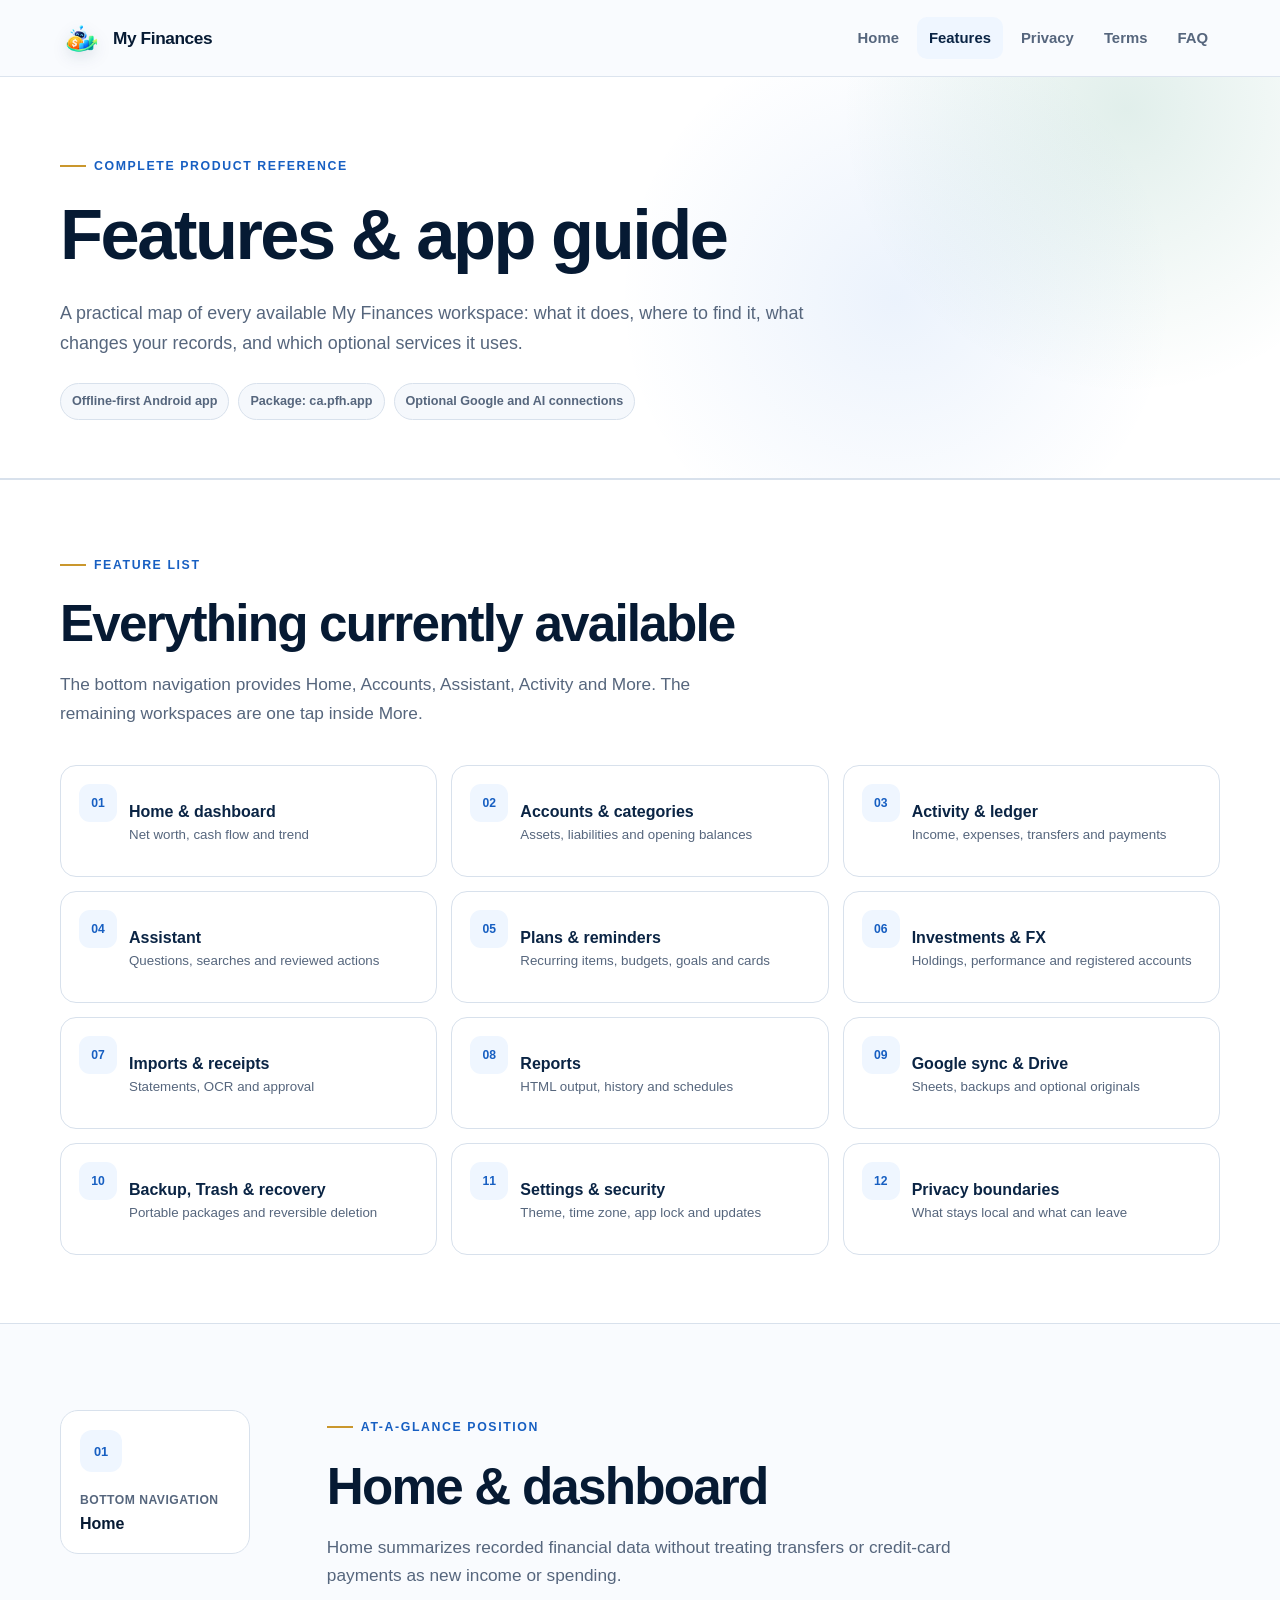
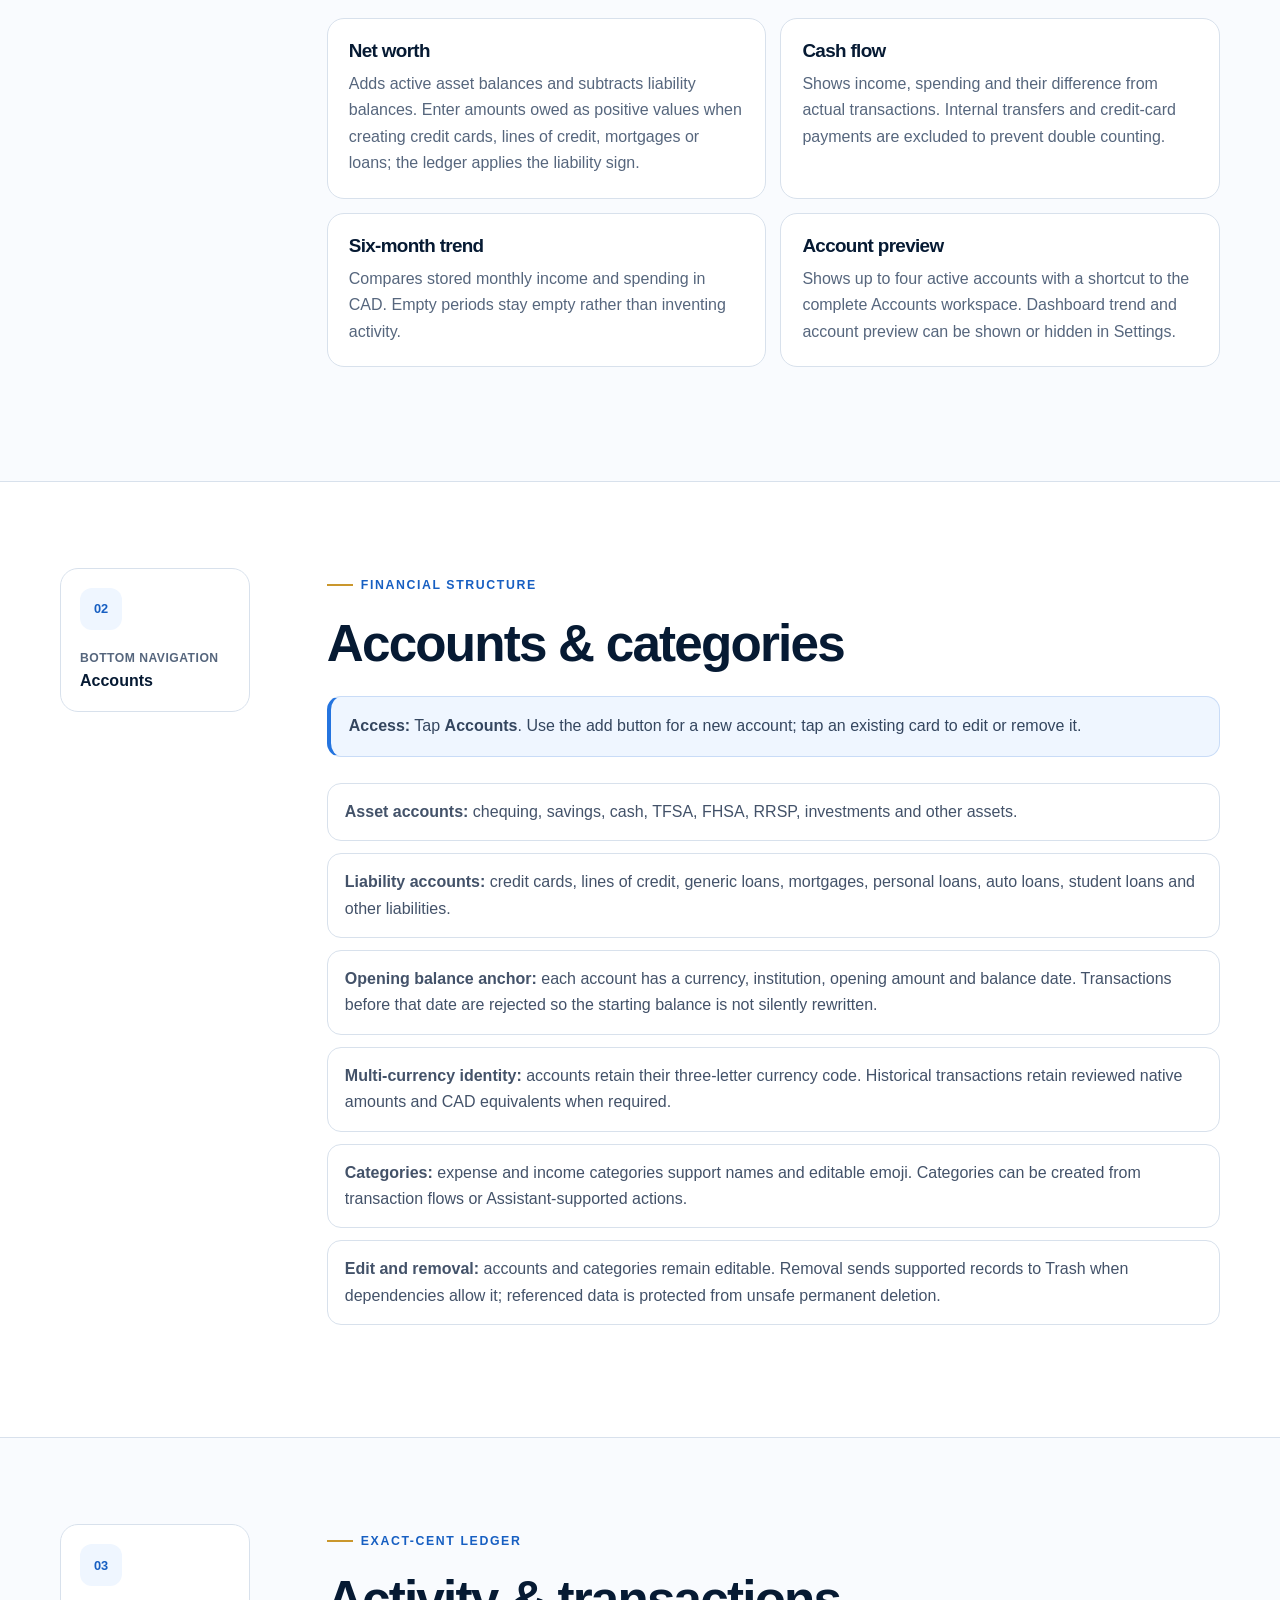
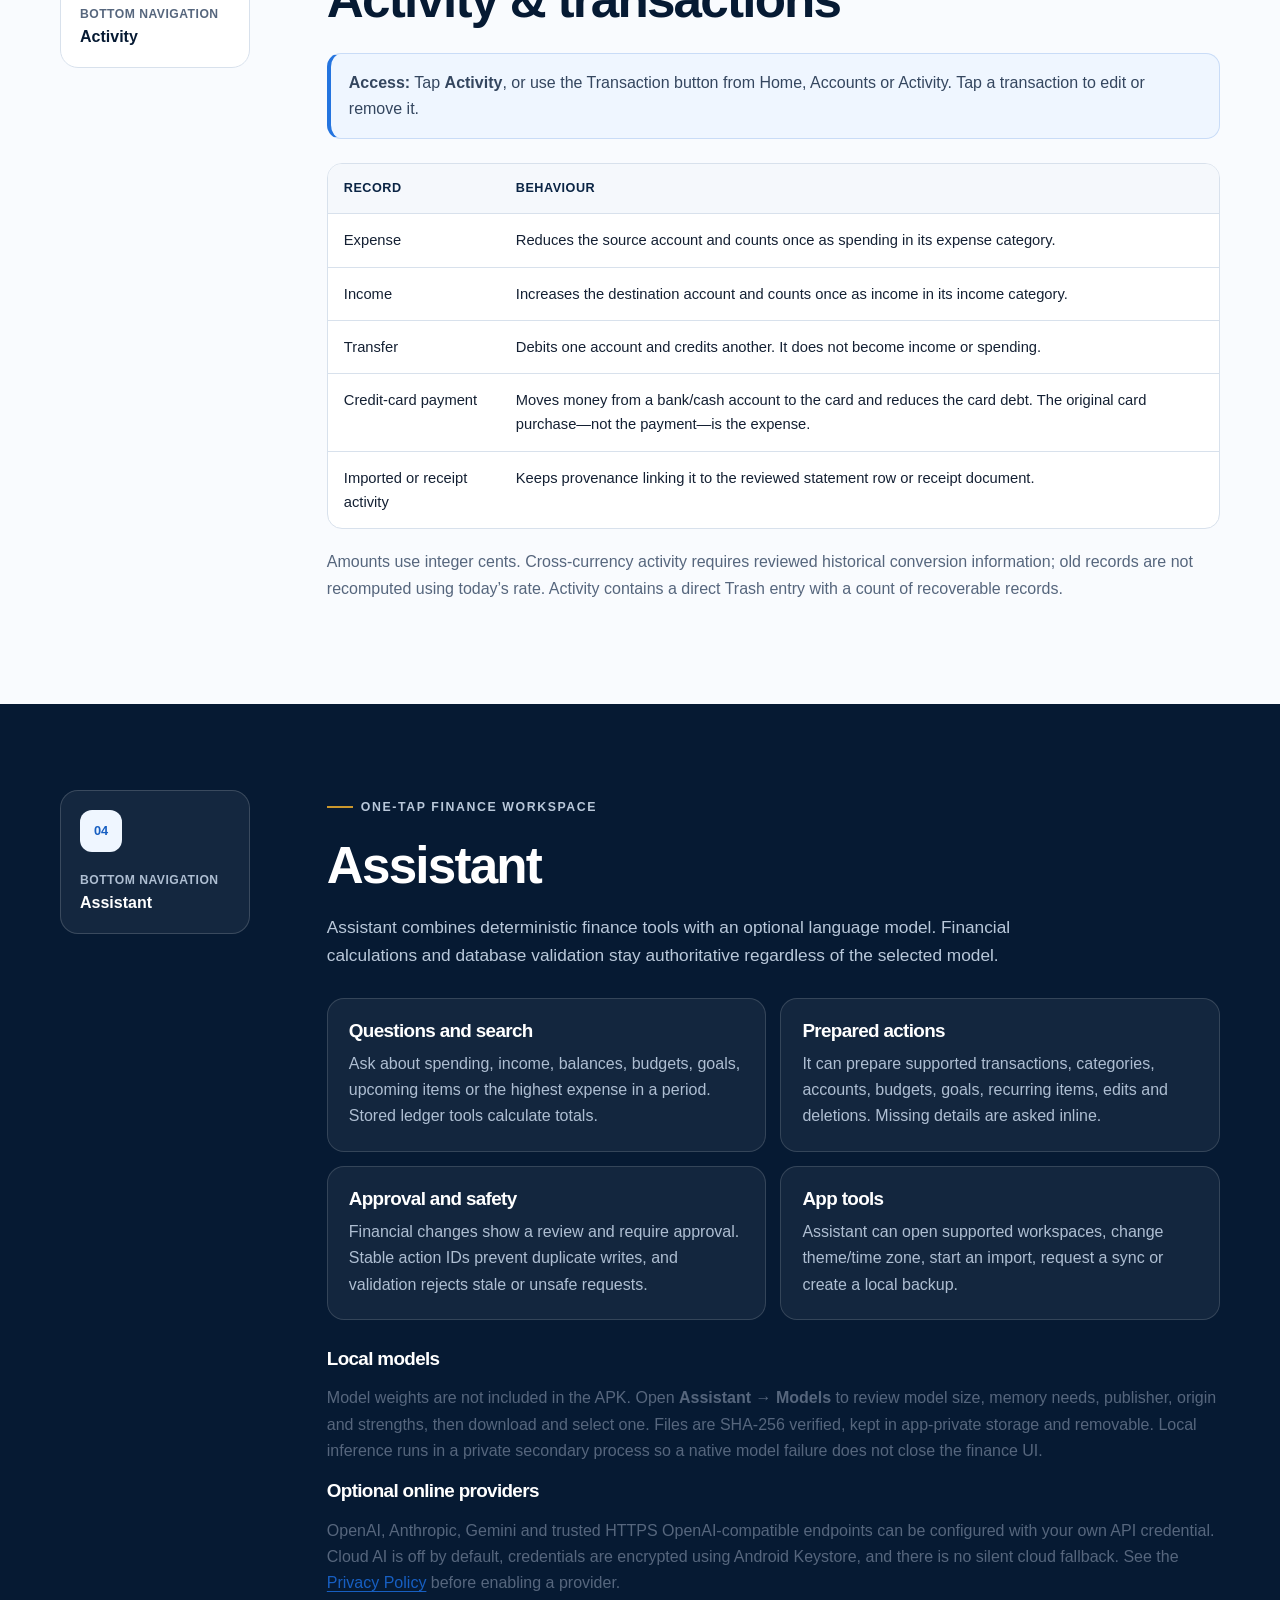
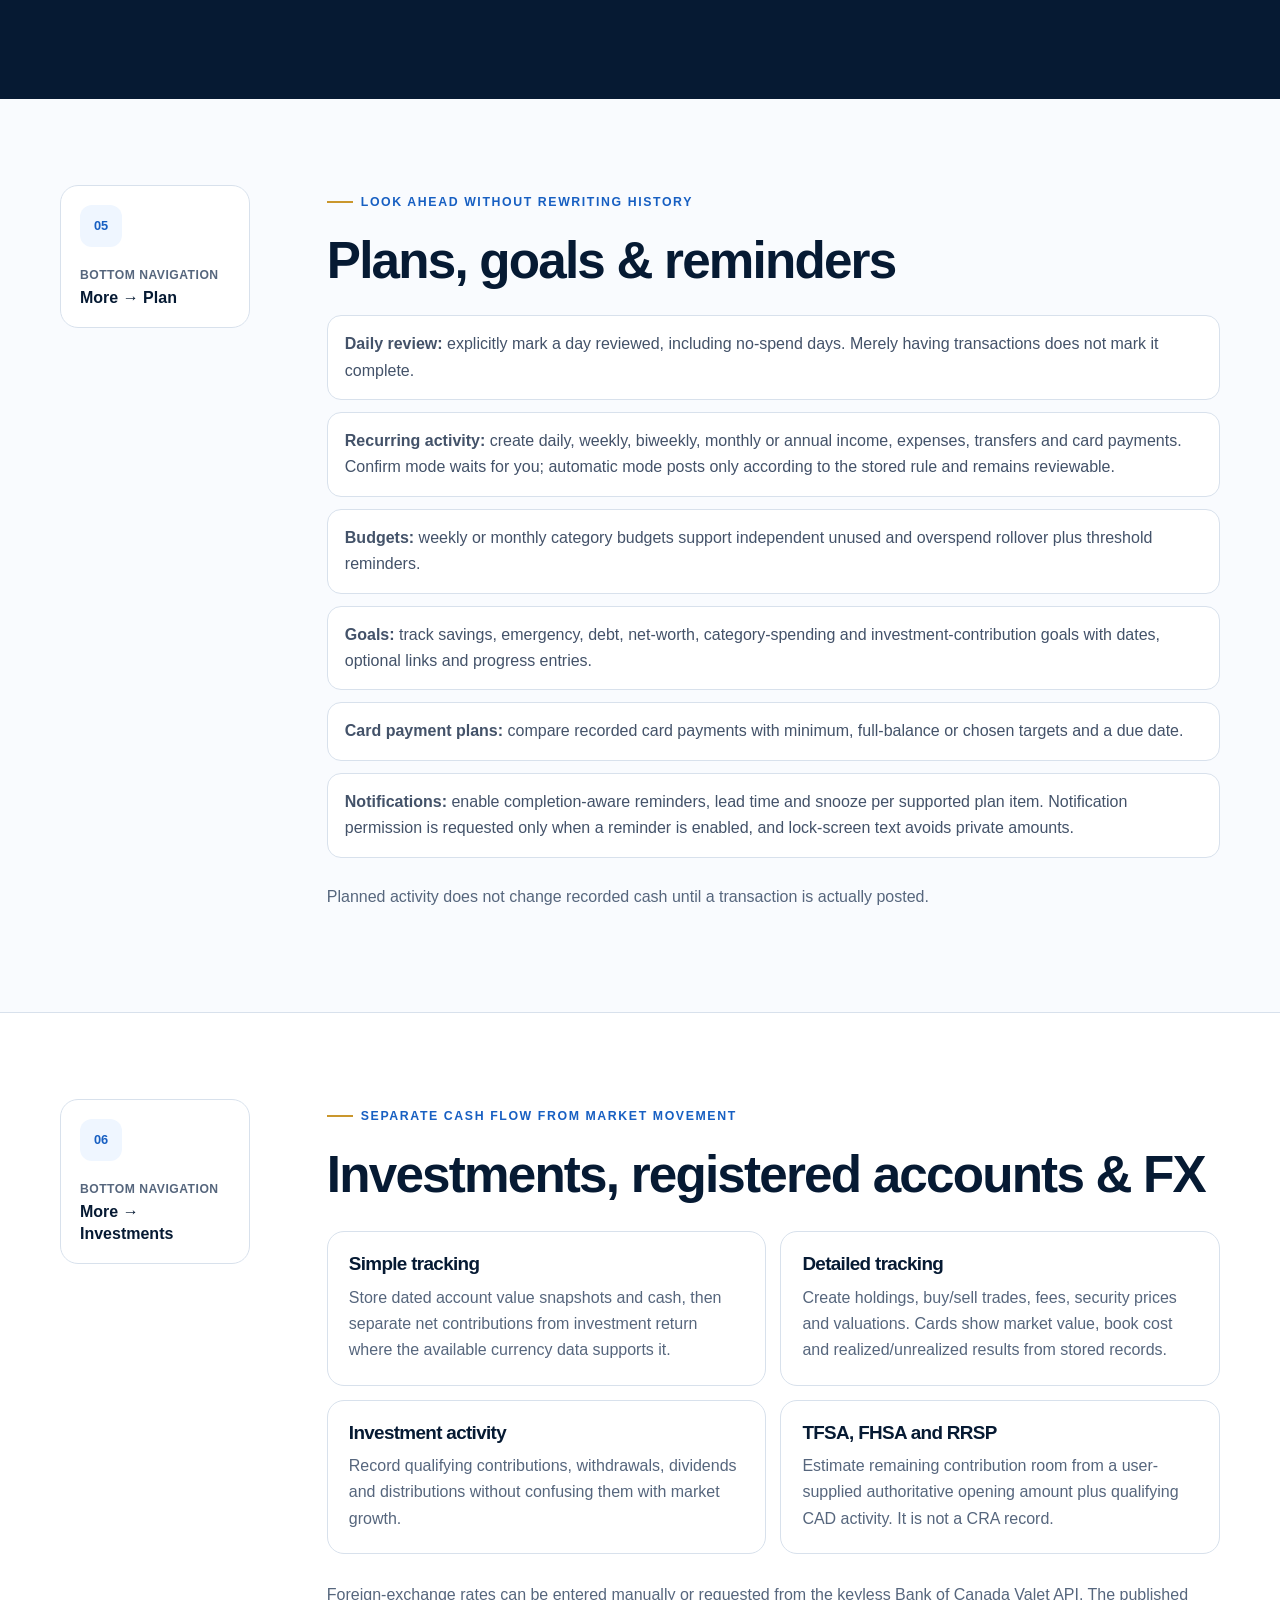
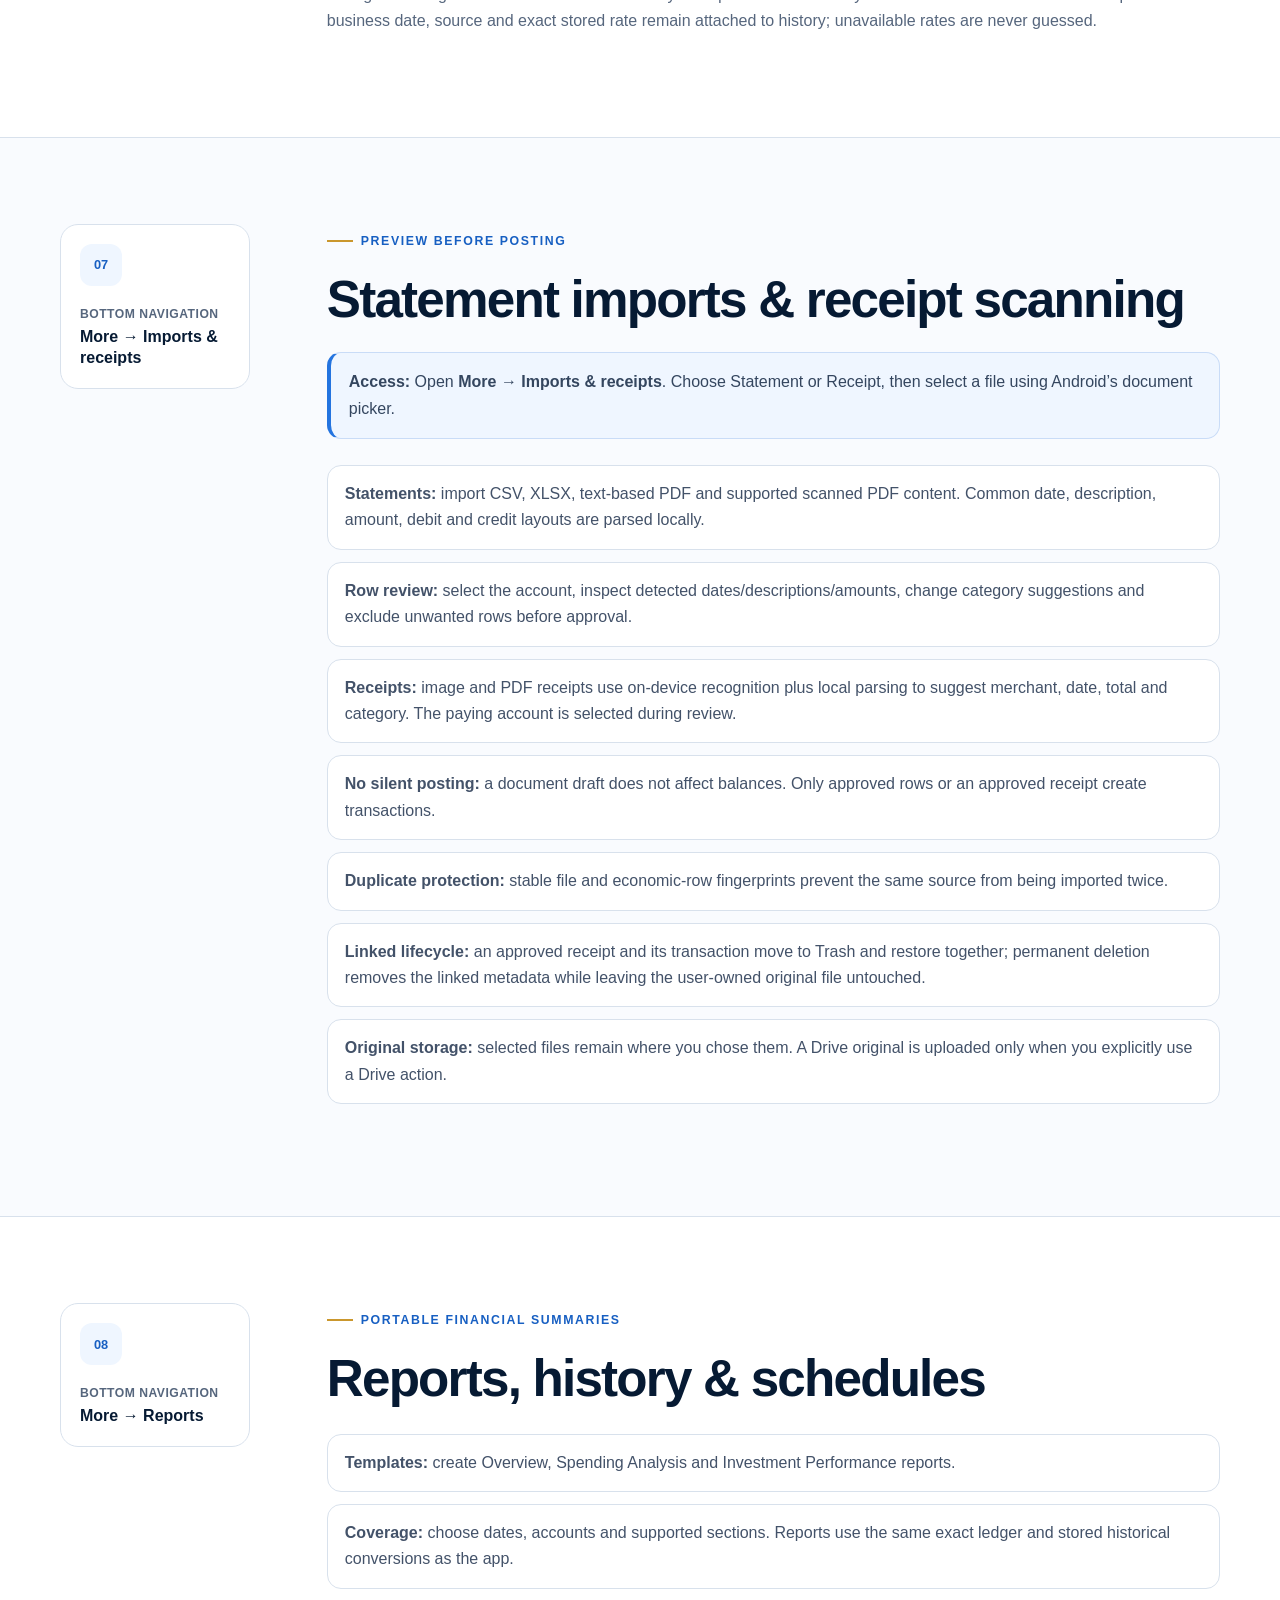
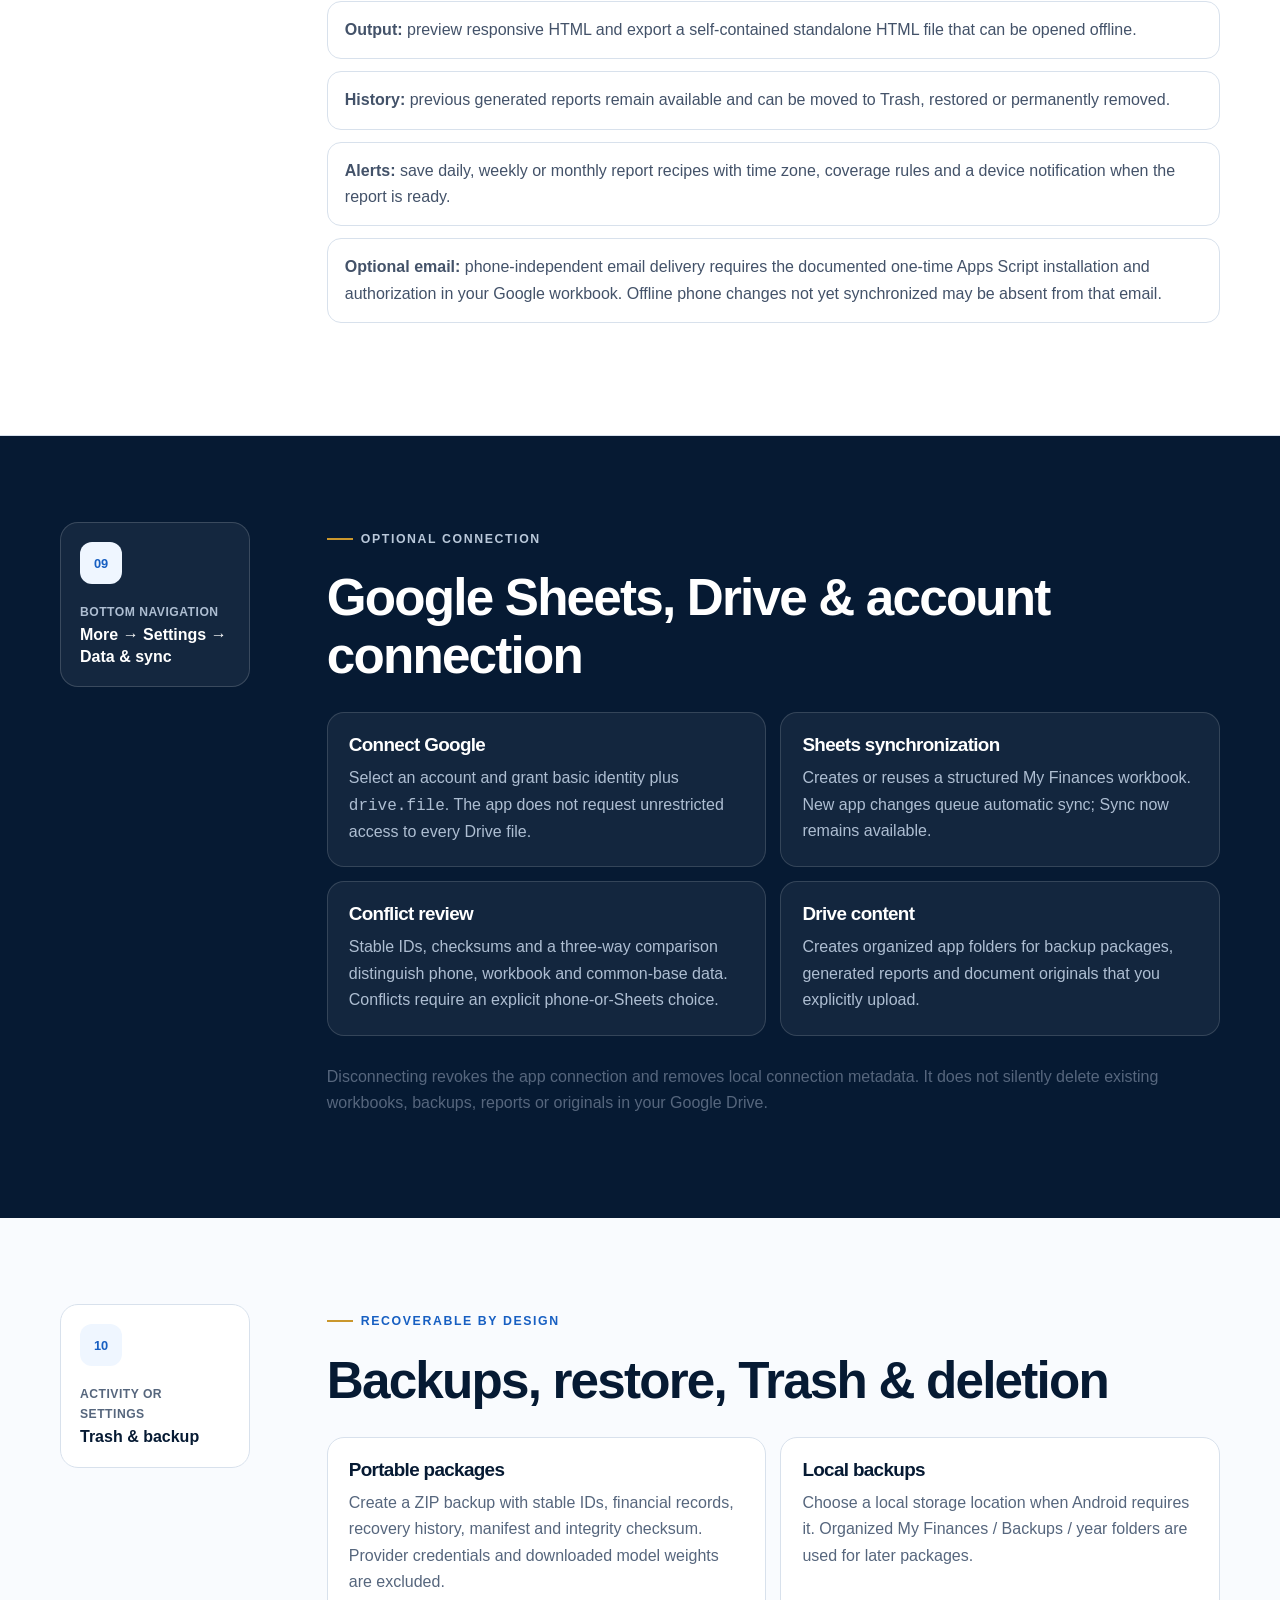
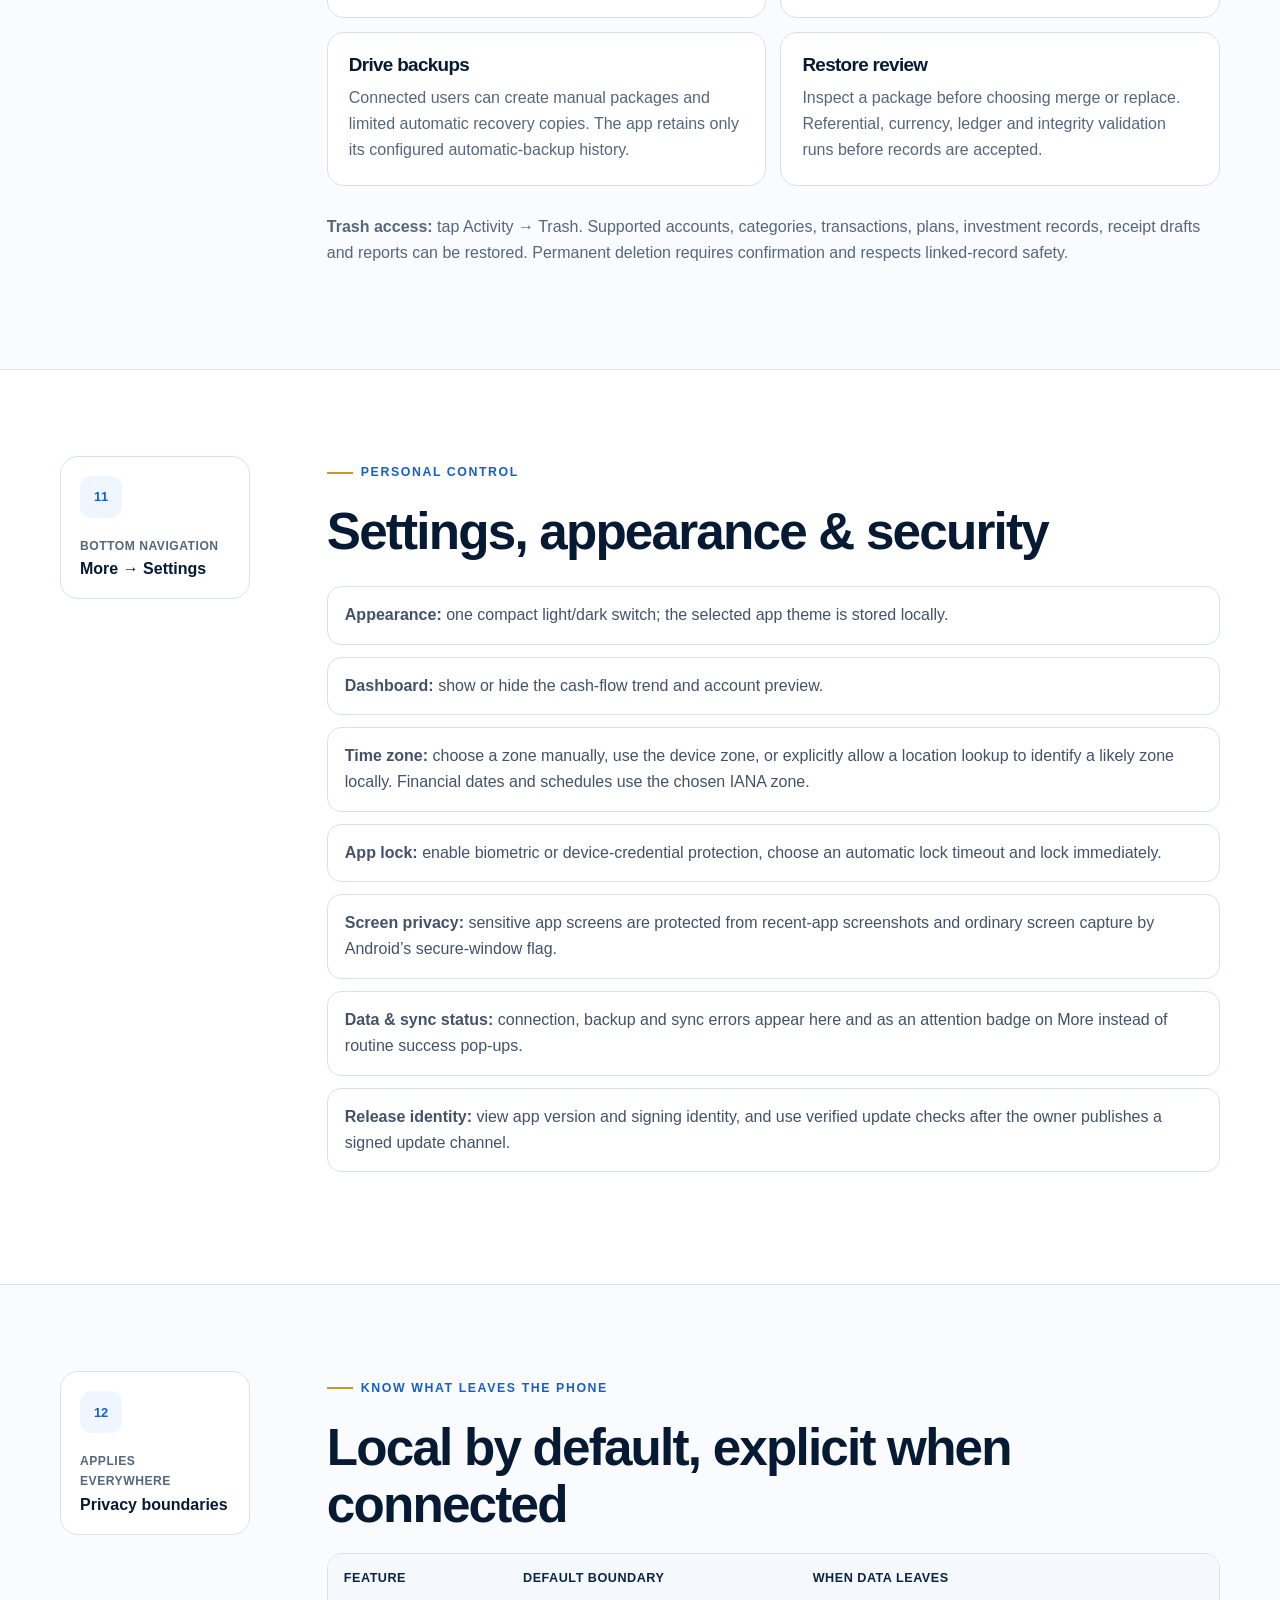
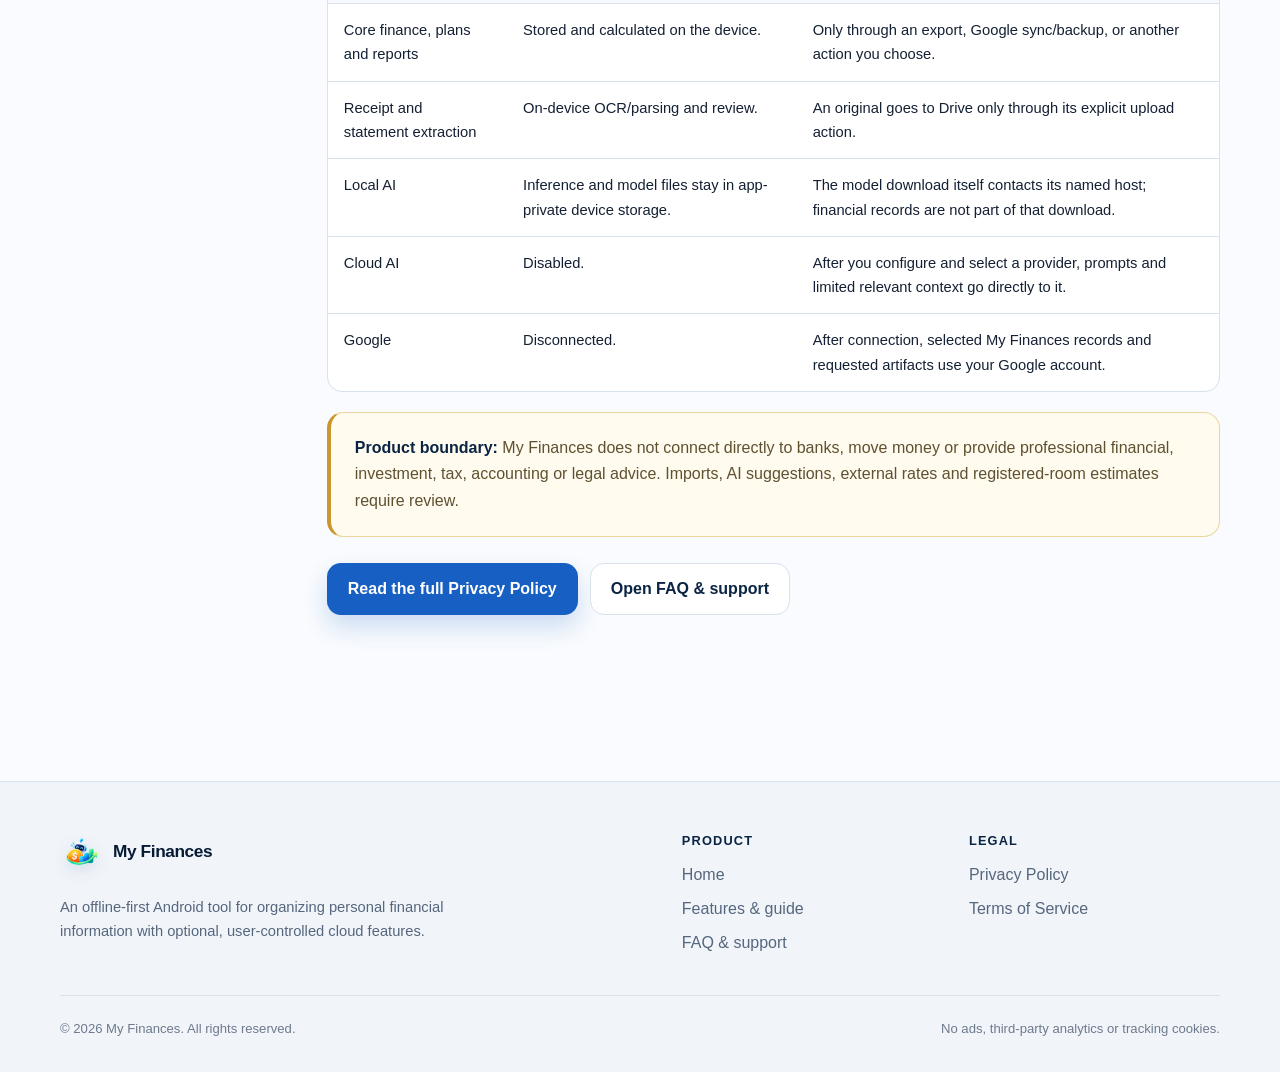
<file: myfinances/features.html>
<!doctype html>
<html lang="en-CA">
<head>
  <meta charset="utf-8">
  <meta name="viewport" content="width=device-width, initial-scale=1">
  <meta name="description" content="Complete My Finances feature guide: accounts, activity, planning, investments, imports, receipts, reports, Assistant, Google sync, backups, privacy and settings.">
  <meta name="theme-color" content="#0a2444">
  <title>Features &amp; App Guide — My Finances</title>
  <link rel="canonical" href="https://myfinances-app.com/myfinances/features.html">
  <link rel="icon" type="image/png" href="../assets/my-finances-logo.png?v=2">
  <link rel="stylesheet" href="../styles.css">
</head>
<body>
  <a class="skip-link" href="#main">Skip to main content</a>
  <header class="site-header">
    <div class="container header-inner">
      <a class="brand" href="home.html" aria-label="My Finances home">
        <img src="../assets/my-finances-logo.png?v=2" alt="" width="42" height="42">
        <span>My Finances</span>
      </a>
      <nav class="site-nav" aria-label="Main navigation">
        <a href="home.html">Home</a>
        <a href="features.html" aria-current="page">Features</a>
        <a href="privacy.html">Privacy</a>
        <a href="terms.html">Terms</a>
        <a href="faq.html">FAQ</a>
      </nav>
    </div>
  </header>

  <main id="main">
    <header class="page-hero guide-hero">
      <div class="container">
        <p class="eyebrow">Complete product reference</p>
        <h1>Features &amp; app guide</h1>
        <p class="page-intro">A practical map of every available My Finances workspace: what it does, where to find it, what changes your records, and which optional services it uses.</p>
        <div class="meta-row">
          <span class="meta-tag">Offline-first Android app</span>
          <span class="meta-tag">Package: ca.pfh.app</span>
          <span class="meta-tag">Optional Google and AI connections</span>
        </div>
      </div>
    </header>

    <section class="section-tight section-white" aria-labelledby="feature-list-heading">
      <div class="container">
        <div class="section-heading">
          <p class="eyebrow">Feature list</p>
          <h2 id="feature-list-heading">Everything currently available</h2>
          <p class="section-copy">The bottom navigation provides Home, Accounts, Assistant, Activity and More. The remaining workspaces are one tap inside More.</p>
        </div>
        <div class="guide-index">
          <a href="#home-dashboard"><span>01</span><strong>Home &amp; dashboard</strong><small>Net worth, cash flow and trend</small></a>
          <a href="#accounts"><span>02</span><strong>Accounts &amp; categories</strong><small>Assets, liabilities and opening balances</small></a>
          <a href="#activity"><span>03</span><strong>Activity &amp; ledger</strong><small>Income, expenses, transfers and payments</small></a>
          <a href="#assistant"><span>04</span><strong>Assistant</strong><small>Questions, searches and reviewed actions</small></a>
          <a href="#planning"><span>05</span><strong>Plans &amp; reminders</strong><small>Recurring items, budgets, goals and cards</small></a>
          <a href="#investments"><span>06</span><strong>Investments &amp; FX</strong><small>Holdings, performance and registered accounts</small></a>
          <a href="#documents"><span>07</span><strong>Imports &amp; receipts</strong><small>Statements, OCR and approval</small></a>
          <a href="#reports"><span>08</span><strong>Reports</strong><small>HTML output, history and schedules</small></a>
          <a href="#google"><span>09</span><strong>Google sync &amp; Drive</strong><small>Sheets, backups and optional originals</small></a>
          <a href="#recovery"><span>10</span><strong>Backup, Trash &amp; recovery</strong><small>Portable packages and reversible deletion</small></a>
          <a href="#settings"><span>11</span><strong>Settings &amp; security</strong><small>Theme, time zone, app lock and updates</small></a>
          <a href="#boundaries"><span>12</span><strong>Privacy boundaries</strong><small>What stays local and what can leave</small></a>
        </div>
      </div>
    </section>

    <section class="section guide-section" id="home-dashboard">
      <div class="container guide-layout">
        <aside class="guide-marker"><span>01</span><p>Bottom navigation</p><strong>Home</strong></aside>
        <div class="guide-content">
          <p class="eyebrow">At-a-glance position</p>
          <h2>Home &amp; dashboard</h2>
          <p class="section-copy">Home summarizes recorded financial data without treating transfers or credit-card payments as new income or spending.</p>
          <div class="behaviour-grid">
            <article><h3>Net worth</h3><p>Adds active asset balances and subtracts liability balances. Enter amounts owed as positive values when creating credit cards, lines of credit, mortgages or loans; the ledger applies the liability sign.</p></article>
            <article><h3>Cash flow</h3><p>Shows income, spending and their difference from actual transactions. Internal transfers and credit-card payments are excluded to prevent double counting.</p></article>
            <article><h3>Six-month trend</h3><p>Compares stored monthly income and spending in CAD. Empty periods stay empty rather than inventing activity.</p></article>
            <article><h3>Account preview</h3><p>Shows up to four active accounts with a shortcut to the complete Accounts workspace. Dashboard trend and account preview can be shown or hidden in Settings.</p></article>
          </div>
        </div>
      </div>
    </section>

    <section class="section section-white guide-section" id="accounts">
      <div class="container guide-layout">
        <aside class="guide-marker"><span>02</span><p>Bottom navigation</p><strong>Accounts</strong></aside>
        <div class="guide-content">
          <p class="eyebrow">Financial structure</p>
          <h2>Accounts &amp; categories</h2>
          <div class="access-note"><strong>Access:</strong> Tap <b>Accounts</b>. Use the add button for a new account; tap an existing card to edit or remove it.</div>
          <ul class="detail-list">
            <li><strong>Asset accounts:</strong> chequing, savings, cash, TFSA, FHSA, RRSP, investments and other assets.</li>
            <li><strong>Liability accounts:</strong> credit cards, lines of credit, generic loans, mortgages, personal loans, auto loans, student loans and other liabilities.</li>
            <li><strong>Opening balance anchor:</strong> each account has a currency, institution, opening amount and balance date. Transactions before that date are rejected so the starting balance is not silently rewritten.</li>
            <li><strong>Multi-currency identity:</strong> accounts retain their three-letter currency code. Historical transactions retain reviewed native amounts and CAD equivalents when required.</li>
            <li><strong>Categories:</strong> expense and income categories support names and editable emoji. Categories can be created from transaction flows or Assistant-supported actions.</li>
            <li><strong>Edit and removal:</strong> accounts and categories remain editable. Removal sends supported records to Trash when dependencies allow it; referenced data is protected from unsafe permanent deletion.</li>
          </ul>
        </div>
      </div>
    </section>

    <section class="section guide-section" id="activity">
      <div class="container guide-layout">
        <aside class="guide-marker"><span>03</span><p>Bottom navigation</p><strong>Activity</strong></aside>
        <div class="guide-content">
          <p class="eyebrow">Exact-cent ledger</p>
          <h2>Activity &amp; transactions</h2>
          <div class="access-note"><strong>Access:</strong> Tap <b>Activity</b>, or use the Transaction button from Home, Accounts or Activity. Tap a transaction to edit or remove it.</div>
          <div class="table-wrap">
            <table>
              <thead><tr><th>Record</th><th>Behaviour</th></tr></thead>
              <tbody>
                <tr><td>Expense</td><td>Reduces the source account and counts once as spending in its expense category.</td></tr>
                <tr><td>Income</td><td>Increases the destination account and counts once as income in its income category.</td></tr>
                <tr><td>Transfer</td><td>Debits one account and credits another. It does not become income or spending.</td></tr>
                <tr><td>Credit-card payment</td><td>Moves money from a bank/cash account to the card and reduces the card debt. The original card purchase—not the payment—is the expense.</td></tr>
                <tr><td>Imported or receipt activity</td><td>Keeps provenance linking it to the reviewed statement row or receipt document.</td></tr>
              </tbody>
            </table>
          </div>
          <p>Amounts use integer cents. Cross-currency activity requires reviewed historical conversion information; old records are not recomputed using today’s rate. Activity contains a direct Trash entry with a count of recoverable records.</p>
        </div>
      </div>
    </section>

    <section class="section section-navy guide-section" id="assistant">
      <div class="container guide-layout">
        <aside class="guide-marker guide-marker-dark"><span>04</span><p>Bottom navigation</p><strong>Assistant</strong></aside>
        <div class="guide-content">
          <p class="eyebrow">One-tap finance workspace</p>
          <h2>Assistant</h2>
          <p class="section-copy">Assistant combines deterministic finance tools with an optional language model. Financial calculations and database validation stay authoritative regardless of the selected model.</p>
          <div class="behaviour-grid dark-cards">
            <article><h3>Questions and search</h3><p>Ask about spending, income, balances, budgets, goals, upcoming items or the highest expense in a period. Stored ledger tools calculate totals.</p></article>
            <article><h3>Prepared actions</h3><p>It can prepare supported transactions, categories, accounts, budgets, goals, recurring items, edits and deletions. Missing details are asked inline.</p></article>
            <article><h3>Approval and safety</h3><p>Financial changes show a review and require approval. Stable action IDs prevent duplicate writes, and validation rejects stale or unsafe requests.</p></article>
            <article><h3>App tools</h3><p>Assistant can open supported workspaces, change theme/time zone, start an import, request a sync or create a local backup.</p></article>
          </div>
          <h3>Local models</h3>
          <p>Model weights are not included in the APK. Open <b>Assistant → Models</b> to review model size, memory needs, publisher, origin and strengths, then download and select one. Files are SHA-256 verified, kept in app-private storage and removable. Local inference runs in a private secondary process so a native model failure does not close the finance UI.</p>
          <h3>Optional online providers</h3>
          <p>OpenAI, Anthropic, Gemini and trusted HTTPS OpenAI-compatible endpoints can be configured with your own API credential. Cloud AI is off by default, credentials are encrypted using Android Keystore, and there is no silent cloud fallback. See the <a href="privacy.html#ai">Privacy Policy</a> before enabling a provider.</p>
        </div>
      </div>
    </section>

    <section class="section guide-section" id="planning">
      <div class="container guide-layout">
        <aside class="guide-marker"><span>05</span><p>Bottom navigation</p><strong>More → Plan</strong></aside>
        <div class="guide-content">
          <p class="eyebrow">Look ahead without rewriting history</p>
          <h2>Plans, goals &amp; reminders</h2>
          <ul class="detail-list">
            <li><strong>Daily review:</strong> explicitly mark a day reviewed, including no-spend days. Merely having transactions does not mark it complete.</li>
            <li><strong>Recurring activity:</strong> create daily, weekly, biweekly, monthly or annual income, expenses, transfers and card payments. Confirm mode waits for you; automatic mode posts only according to the stored rule and remains reviewable.</li>
            <li><strong>Budgets:</strong> weekly or monthly category budgets support independent unused and overspend rollover plus threshold reminders.</li>
            <li><strong>Goals:</strong> track savings, emergency, debt, net-worth, category-spending and investment-contribution goals with dates, optional links and progress entries.</li>
            <li><strong>Card payment plans:</strong> compare recorded card payments with minimum, full-balance or chosen targets and a due date.</li>
            <li><strong>Notifications:</strong> enable completion-aware reminders, lead time and snooze per supported plan item. Notification permission is requested only when a reminder is enabled, and lock-screen text avoids private amounts.</li>
          </ul>
          <p>Planned activity does not change recorded cash until a transaction is actually posted.</p>
        </div>
      </div>
    </section>

    <section class="section section-white guide-section" id="investments">
      <div class="container guide-layout">
        <aside class="guide-marker"><span>06</span><p>Bottom navigation</p><strong>More → Investments</strong></aside>
        <div class="guide-content">
          <p class="eyebrow">Separate cash flow from market movement</p>
          <h2>Investments, registered accounts &amp; FX</h2>
          <div class="behaviour-grid">
            <article><h3>Simple tracking</h3><p>Store dated account value snapshots and cash, then separate net contributions from investment return where the available currency data supports it.</p></article>
            <article><h3>Detailed tracking</h3><p>Create holdings, buy/sell trades, fees, security prices and valuations. Cards show market value, book cost and realized/unrealized results from stored records.</p></article>
            <article><h3>Investment activity</h3><p>Record qualifying contributions, withdrawals, dividends and distributions without confusing them with market growth.</p></article>
            <article><h3>TFSA, FHSA and RRSP</h3><p>Estimate remaining contribution room from a user-supplied authoritative opening amount plus qualifying CAD activity. It is not a CRA record.</p></article>
          </div>
          <p>Foreign-exchange rates can be entered manually or requested from the keyless Bank of Canada Valet API. The published business date, source and exact stored rate remain attached to history; unavailable rates are never guessed.</p>
        </div>
      </div>
    </section>

    <section class="section guide-section" id="documents">
      <div class="container guide-layout">
        <aside class="guide-marker"><span>07</span><p>Bottom navigation</p><strong>More → Imports &amp; receipts</strong></aside>
        <div class="guide-content">
          <p class="eyebrow">Preview before posting</p>
          <h2>Statement imports &amp; receipt scanning</h2>
          <div class="access-note"><strong>Access:</strong> Open <b>More → Imports &amp; receipts</b>. Choose Statement or Receipt, then select a file using Android’s document picker.</div>
          <ul class="detail-list">
            <li><strong>Statements:</strong> import CSV, XLSX, text-based PDF and supported scanned PDF content. Common date, description, amount, debit and credit layouts are parsed locally.</li>
            <li><strong>Row review:</strong> select the account, inspect detected dates/descriptions/amounts, change category suggestions and exclude unwanted rows before approval.</li>
            <li><strong>Receipts:</strong> image and PDF receipts use on-device recognition plus local parsing to suggest merchant, date, total and category. The paying account is selected during review.</li>
            <li><strong>No silent posting:</strong> a document draft does not affect balances. Only approved rows or an approved receipt create transactions.</li>
            <li><strong>Duplicate protection:</strong> stable file and economic-row fingerprints prevent the same source from being imported twice.</li>
            <li><strong>Linked lifecycle:</strong> an approved receipt and its transaction move to Trash and restore together; permanent deletion removes the linked metadata while leaving the user-owned original file untouched.</li>
            <li><strong>Original storage:</strong> selected files remain where you chose them. A Drive original is uploaded only when you explicitly use a Drive action.</li>
          </ul>
        </div>
      </div>
    </section>

    <section class="section section-white guide-section" id="reports">
      <div class="container guide-layout">
        <aside class="guide-marker"><span>08</span><p>Bottom navigation</p><strong>More → Reports</strong></aside>
        <div class="guide-content">
          <p class="eyebrow">Portable financial summaries</p>
          <h2>Reports, history &amp; schedules</h2>
          <ul class="detail-list">
            <li><strong>Templates:</strong> create Overview, Spending Analysis and Investment Performance reports.</li>
            <li><strong>Coverage:</strong> choose dates, accounts and supported sections. Reports use the same exact ledger and stored historical conversions as the app.</li>
            <li><strong>Output:</strong> preview responsive HTML and export a self-contained standalone HTML file that can be opened offline.</li>
            <li><strong>History:</strong> previous generated reports remain available and can be moved to Trash, restored or permanently removed.</li>
            <li><strong>Alerts:</strong> save daily, weekly or monthly report recipes with time zone, coverage rules and a device notification when the report is ready.</li>
            <li><strong>Optional email:</strong> phone-independent email delivery requires the documented one-time Apps Script installation and authorization in your Google workbook. Offline phone changes not yet synchronized may be absent from that email.</li>
          </ul>
        </div>
      </div>
    </section>

    <section class="section section-navy guide-section" id="google">
      <div class="container guide-layout">
        <aside class="guide-marker guide-marker-dark"><span>09</span><p>Bottom navigation</p><strong>More → Settings → Data &amp; sync</strong></aside>
        <div class="guide-content">
          <p class="eyebrow">Optional connection</p>
          <h2>Google Sheets, Drive &amp; account connection</h2>
          <div class="behaviour-grid dark-cards">
            <article><h3>Connect Google</h3><p>Select an account and grant basic identity plus <code>drive.file</code>. The app does not request unrestricted access to every Drive file.</p></article>
            <article><h3>Sheets synchronization</h3><p>Creates or reuses a structured My Finances workbook. New app changes queue automatic sync; Sync now remains available.</p></article>
            <article><h3>Conflict review</h3><p>Stable IDs, checksums and a three-way comparison distinguish phone, workbook and common-base data. Conflicts require an explicit phone-or-Sheets choice.</p></article>
            <article><h3>Drive content</h3><p>Creates organized app folders for backup packages, generated reports and document originals that you explicitly upload.</p></article>
          </div>
          <p>Disconnecting revokes the app connection and removes local connection metadata. It does not silently delete existing workbooks, backups, reports or originals in your Google Drive.</p>
        </div>
      </div>
    </section>

    <section class="section guide-section" id="recovery">
      <div class="container guide-layout">
        <aside class="guide-marker"><span>10</span><p>Activity or Settings</p><strong>Trash &amp; backup</strong></aside>
        <div class="guide-content">
          <p class="eyebrow">Recoverable by design</p>
          <h2>Backups, restore, Trash &amp; deletion</h2>
          <div class="behaviour-grid">
            <article><h3>Portable packages</h3><p>Create a ZIP backup with stable IDs, financial records, recovery history, manifest and integrity checksum. Provider credentials and downloaded model weights are excluded.</p></article>
            <article><h3>Local backups</h3><p>Choose a local storage location when Android requires it. Organized My Finances / Backups / year folders are used for later packages.</p></article>
            <article><h3>Drive backups</h3><p>Connected users can create manual packages and limited automatic recovery copies. The app retains only its configured automatic-backup history.</p></article>
            <article><h3>Restore review</h3><p>Inspect a package before choosing merge or replace. Referential, currency, ledger and integrity validation runs before records are accepted.</p></article>
          </div>
          <p><b>Trash access:</b> tap Activity → Trash. Supported accounts, categories, transactions, plans, investment records, receipt drafts and reports can be restored. Permanent deletion requires confirmation and respects linked-record safety.</p>
        </div>
      </div>
    </section>

    <section class="section section-white guide-section" id="settings">
      <div class="container guide-layout">
        <aside class="guide-marker"><span>11</span><p>Bottom navigation</p><strong>More → Settings</strong></aside>
        <div class="guide-content">
          <p class="eyebrow">Personal control</p>
          <h2>Settings, appearance &amp; security</h2>
          <ul class="detail-list">
            <li><strong>Appearance:</strong> one compact light/dark switch; the selected app theme is stored locally.</li>
            <li><strong>Dashboard:</strong> show or hide the cash-flow trend and account preview.</li>
            <li><strong>Time zone:</strong> choose a zone manually, use the device zone, or explicitly allow a location lookup to identify a likely zone locally. Financial dates and schedules use the chosen IANA zone.</li>
            <li><strong>App lock:</strong> enable biometric or device-credential protection, choose an automatic lock timeout and lock immediately.</li>
            <li><strong>Screen privacy:</strong> sensitive app screens are protected from recent-app screenshots and ordinary screen capture by Android’s secure-window flag.</li>
            <li><strong>Data &amp; sync status:</strong> connection, backup and sync errors appear here and as an attention badge on More instead of routine success pop-ups.</li>
            <li><strong>Release identity:</strong> view app version and signing identity, and use verified update checks after the owner publishes a signed update channel.</li>
          </ul>
        </div>
      </div>
    </section>

    <section class="section guide-section" id="boundaries">
      <div class="container guide-layout">
        <aside class="guide-marker"><span>12</span><p>Applies everywhere</p><strong>Privacy boundaries</strong></aside>
        <div class="guide-content">
          <p class="eyebrow">Know what leaves the phone</p>
          <h2>Local by default, explicit when connected</h2>
          <div class="table-wrap">
            <table>
              <thead><tr><th>Feature</th><th>Default boundary</th><th>When data leaves</th></tr></thead>
              <tbody>
                <tr><td>Core finance, plans and reports</td><td>Stored and calculated on the device.</td><td>Only through an export, Google sync/backup, or another action you choose.</td></tr>
                <tr><td>Receipt and statement extraction</td><td>On-device OCR/parsing and review.</td><td>An original goes to Drive only through its explicit upload action.</td></tr>
                <tr><td>Local AI</td><td>Inference and model files stay in app-private device storage.</td><td>The model download itself contacts its named host; financial records are not part of that download.</td></tr>
                <tr><td>Cloud AI</td><td>Disabled.</td><td>After you configure and select a provider, prompts and limited relevant context go directly to it.</td></tr>
                <tr><td>Google</td><td>Disconnected.</td><td>After connection, selected My Finances records and requested artifacts use your Google account.</td></tr>
              </tbody>
            </table>
          </div>
          <div class="notice"><strong>Product boundary:</strong> My Finances does not connect directly to banks, move money or provide professional financial, investment, tax, accounting or legal advice. Imports, AI suggestions, external rates and registered-room estimates require review.</div>
          <div class="button-row guide-actions">
            <a class="button button-primary" href="privacy.html">Read the full Privacy Policy</a>
            <a class="button button-secondary" href="faq.html">Open FAQ &amp; support</a>
          </div>
        </div>
      </div>
    </section>
  </main>

  <footer class="site-footer">
    <div class="container">
      <div class="footer-grid">
        <div>
          <a class="brand" href="home.html"><img src="../assets/my-finances-logo.png?v=2" alt="" width="42" height="42"><span>My Finances</span></a>
          <p class="footer-copy">An offline-first Android tool for organizing personal financial information with optional, user-controlled cloud features.</p>
        </div>
        <div><p class="footer-heading">Product</p><div class="footer-links"><a href="home.html">Home</a><a href="features.html">Features &amp; guide</a><a href="faq.html">FAQ &amp; support</a></div></div>
        <div><p class="footer-heading">Legal</p><div class="footer-links"><a href="privacy.html">Privacy Policy</a><a href="terms.html">Terms of Service</a></div></div>
      </div>
      <div class="footer-bottom"><span>© 2026 My Finances. All rights reserved.</span><span>No ads, third-party analytics or tracking cookies.</span></div>
    </div>
  </footer>
</body>
</html>
</file>
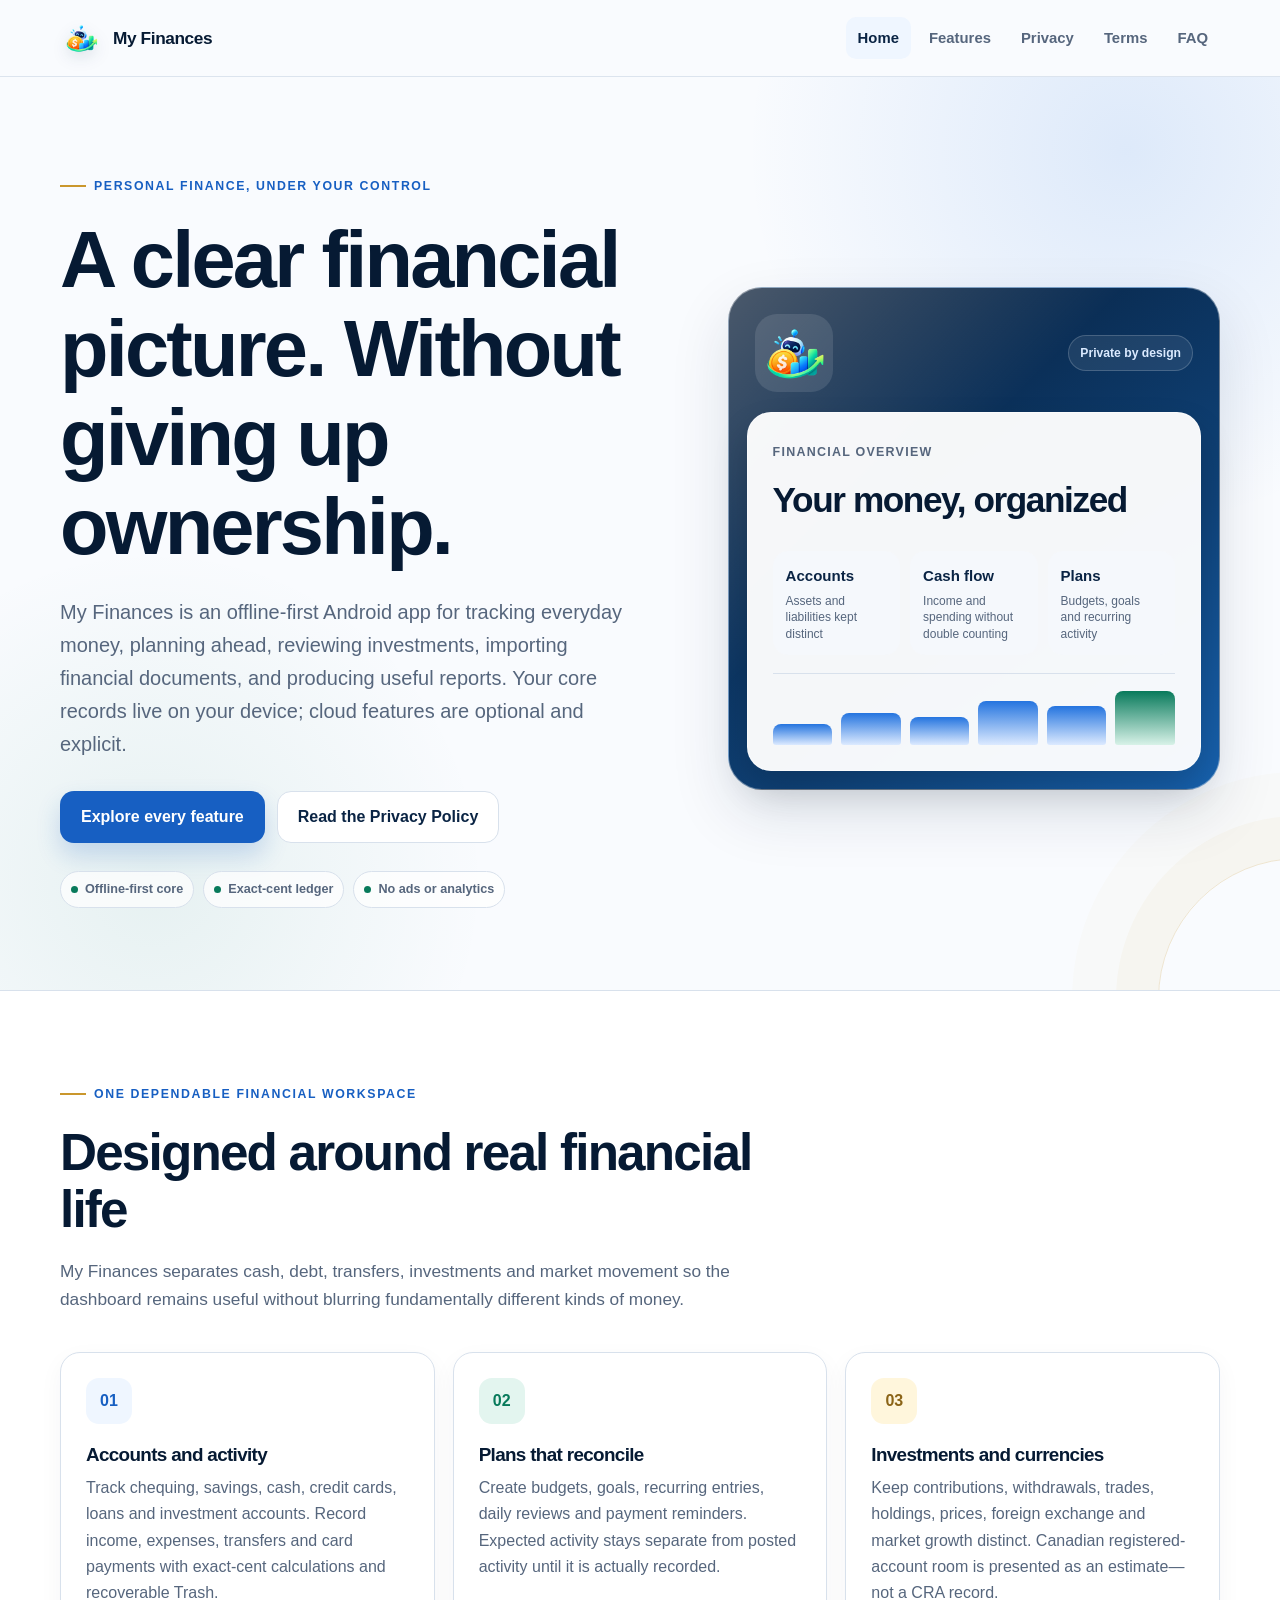
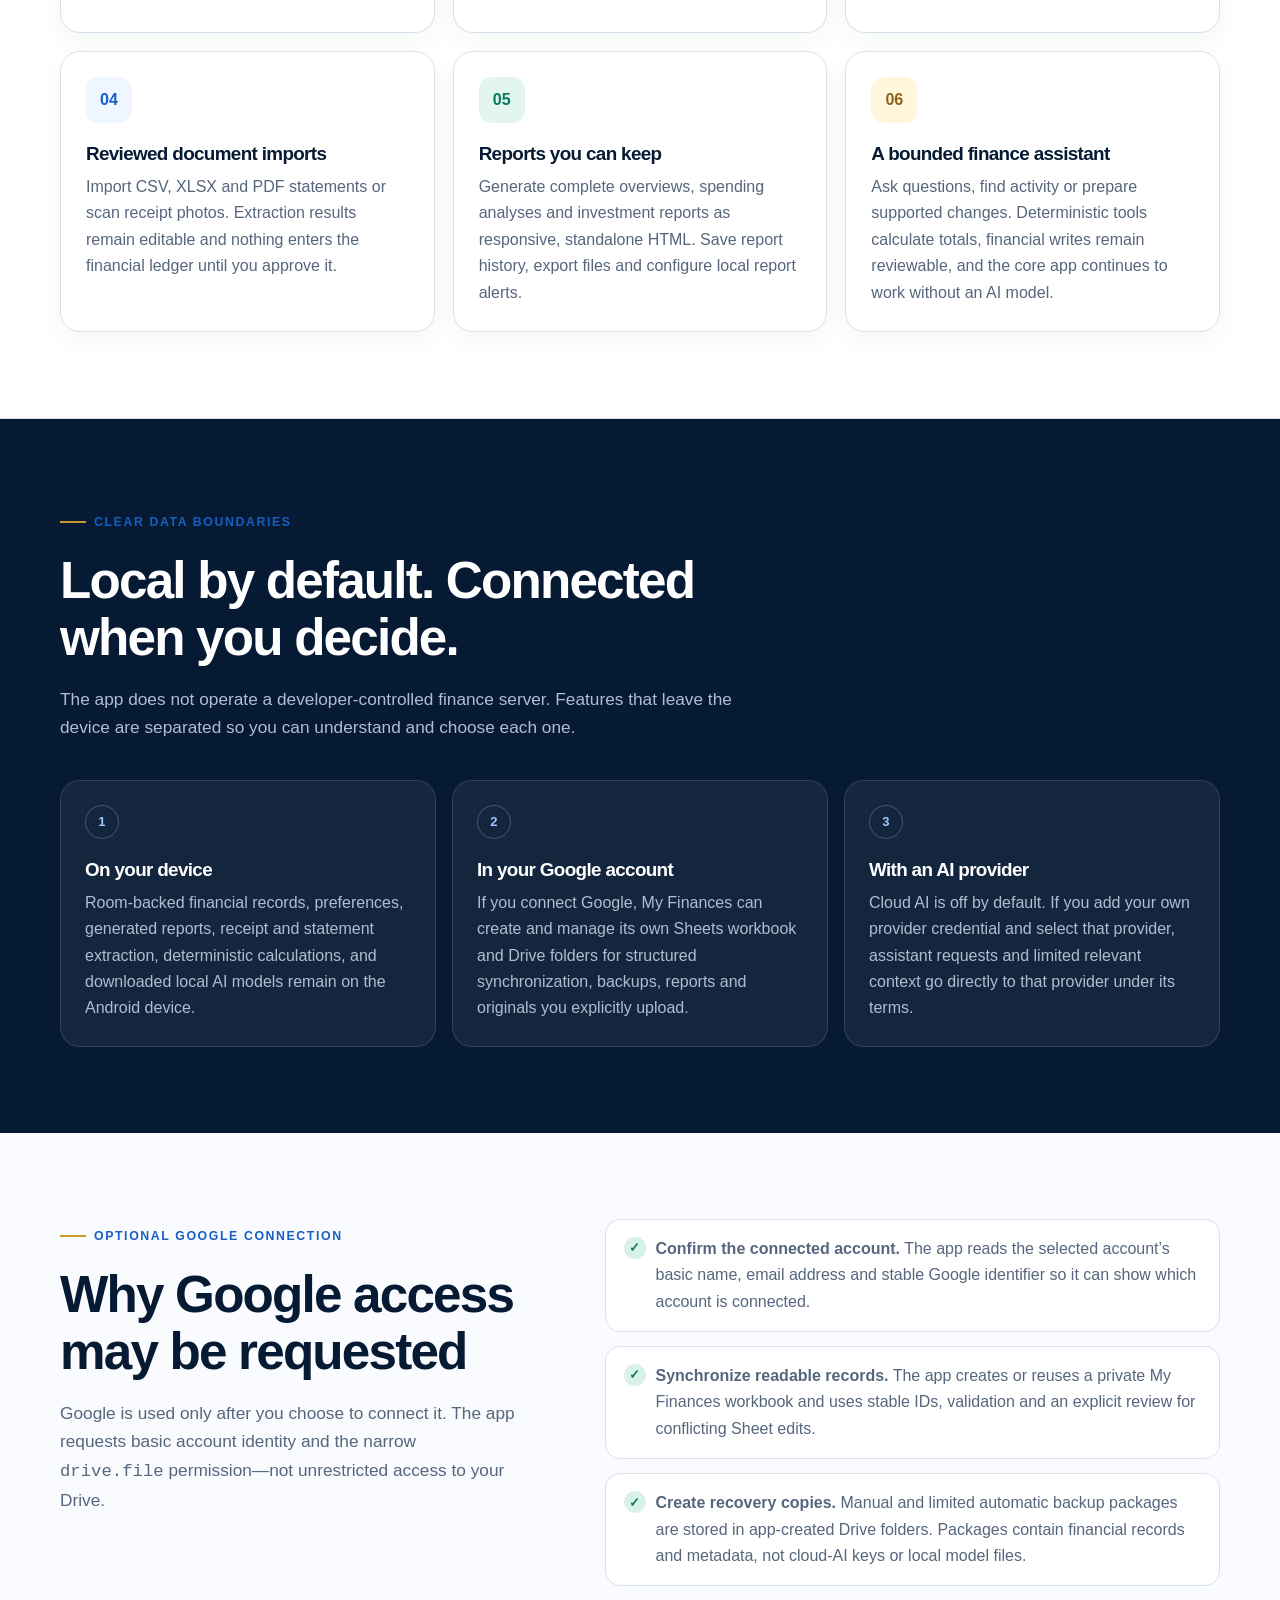
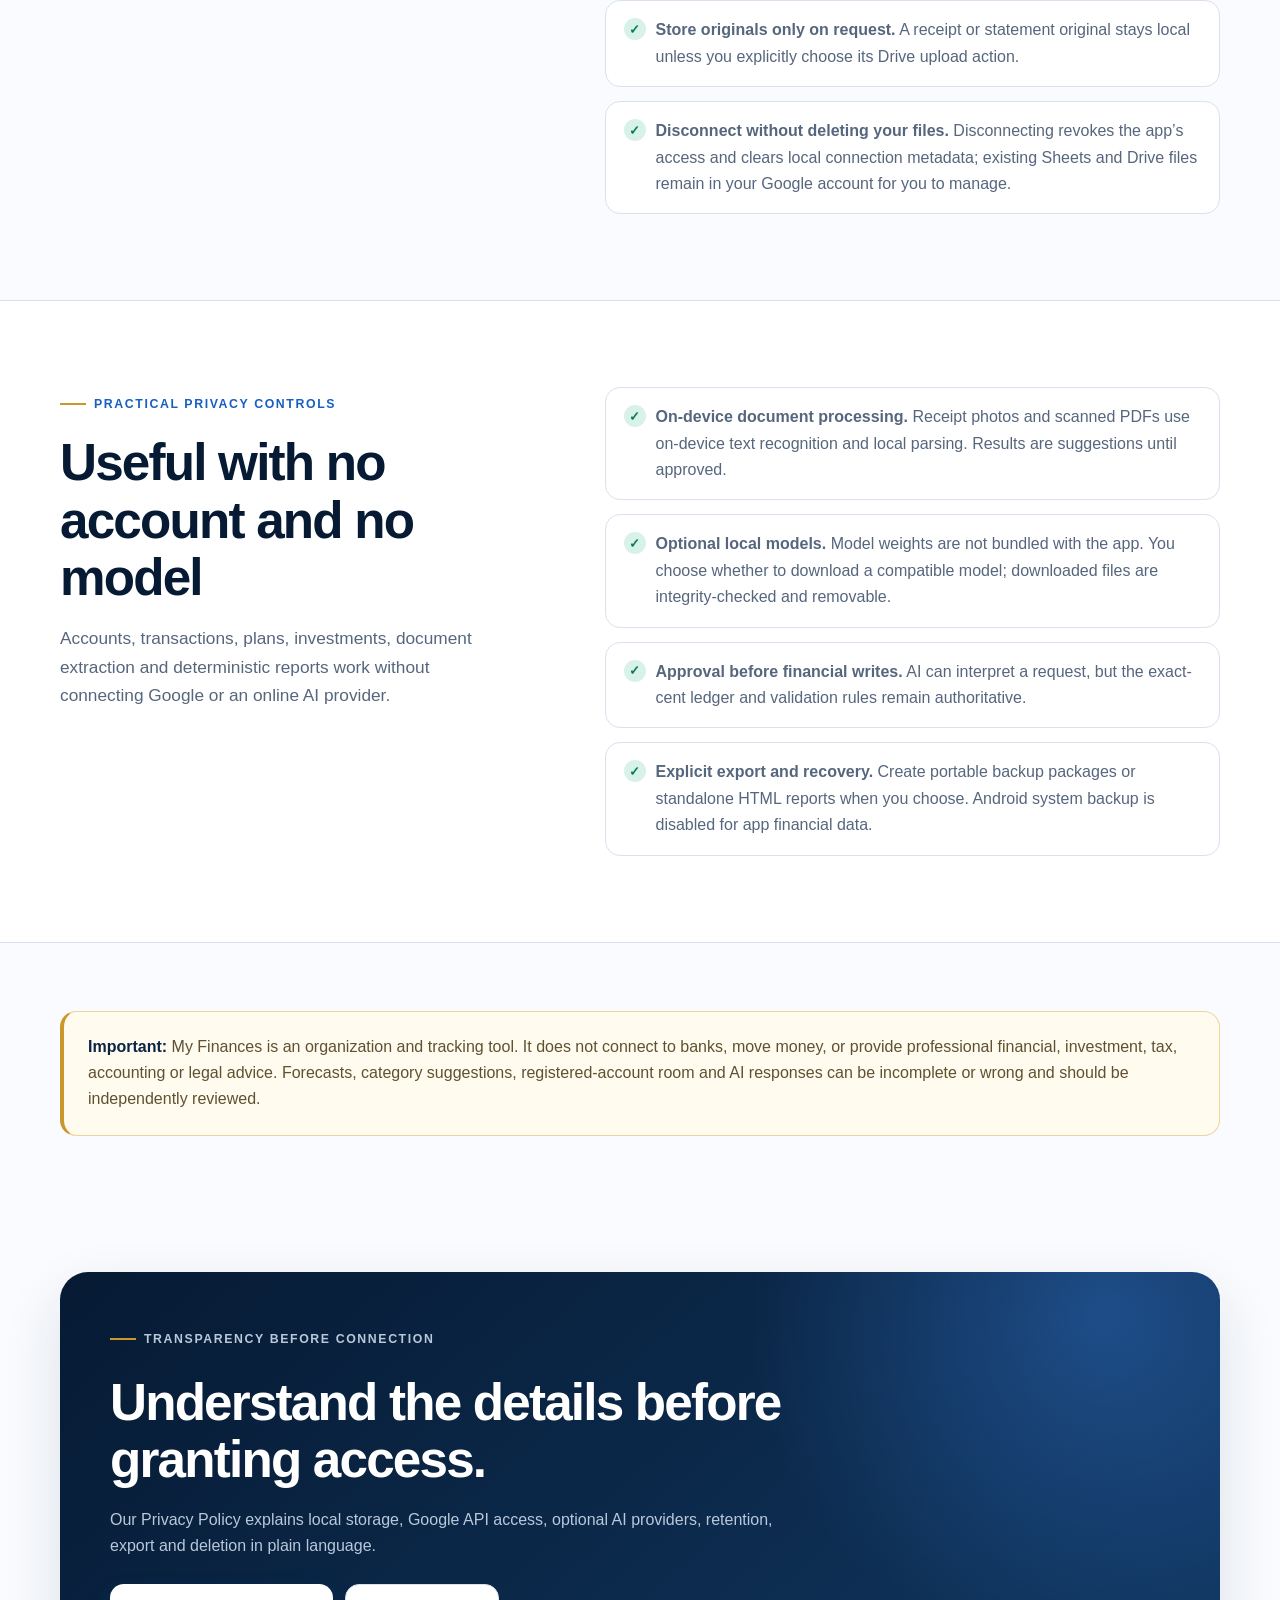
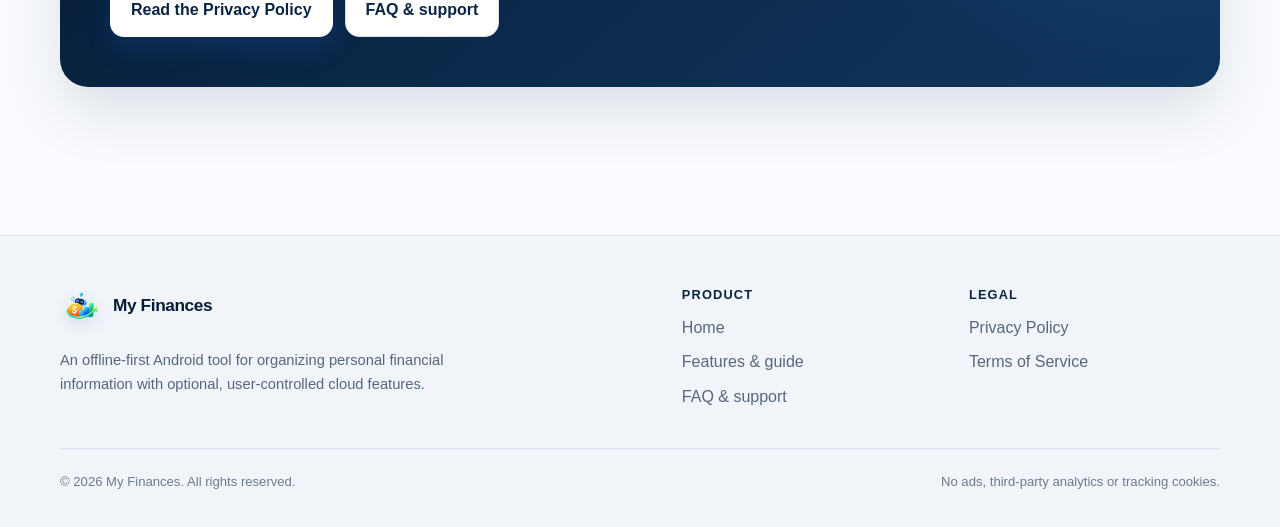
<file: myfinances/home.html>
<!doctype html>
<html lang="en-CA">
<head>
  <meta charset="utf-8">
  <meta name="viewport" content="width=device-width, initial-scale=1">
  <meta name="description" content="My Finances is an offline-first Android app for personal finance tracking, planning, investments, document imports, reports, and optional Google Drive and Sheets synchronization.">
  <meta name="theme-color" content="#0a2444">
  <title>My Finances — Private, practical personal finance</title>
  <link rel="canonical" href="https://myfinances-app.com/myfinances/home.html">
  <link rel="icon" type="image/png" href="../assets/my-finances-logo.png?v=2">
  <link rel="stylesheet" href="../styles.css">
</head>
<body>
  <a class="skip-link" href="#main">Skip to main content</a>
  <header class="site-header">
    <div class="container header-inner">
      <a class="brand" href="home.html" aria-label="My Finances home">
        <img src="../assets/my-finances-logo.png?v=2" alt="" width="42" height="42">
        <span>My Finances</span>
      </a>
      <nav class="site-nav" aria-label="Main navigation">
        <a href="home.html" aria-current="page">Home</a>
        <a href="features.html">Features</a>
        <a href="privacy.html">Privacy</a>
        <a href="terms.html">Terms</a>
        <a href="faq.html">FAQ</a>
      </nav>
    </div>
  </header>

  <main id="main">
    <section class="hero">
      <div class="container hero-grid">
        <div>
          <p class="eyebrow">Personal finance, under your control</p>
          <h1>A clear financial picture. Without giving up ownership.</h1>
          <p class="hero-copy">My Finances is an offline-first Android app for tracking everyday money, planning ahead, reviewing investments, importing financial documents, and producing useful reports. Your core records live on your device; cloud features are optional and explicit.</p>
          <div class="button-row">
            <a class="button button-primary" href="features.html">Explore every feature</a>
            <a class="button button-secondary" href="privacy.html">Read the Privacy Policy</a>
          </div>
          <div class="trust-row" aria-label="Product principles">
            <span class="pill">Offline-first core</span>
            <span class="pill">Exact-cent ledger</span>
            <span class="pill">No ads or analytics</span>
          </div>
        </div>

        <div class="product-frame" aria-label="Illustration of the My Finances experience">
          <div class="product-top">
            <img class="product-logo" src="../assets/my-finances-logo.png?v=2" alt="My Finances AI finance assistant logo" width="78" height="78">
            <span class="secure-badge">Private by design</span>
          </div>
          <div class="dashboard-card">
            <span class="dashboard-label">Financial overview</span>
            <div class="dashboard-title">Your money, organized</div>
            <div class="signal-grid">
              <div class="signal"><strong>Accounts</strong><span>Assets and liabilities kept distinct</span></div>
              <div class="signal"><strong>Cash flow</strong><span>Income and spending without double counting</span></div>
              <div class="signal"><strong>Plans</strong><span>Budgets, goals and recurring activity</span></div>
            </div>
            <div class="trend" aria-label="Decorative six-month trend illustration">
              <i></i><i></i><i></i><i></i><i></i><i></i>
            </div>
          </div>
        </div>
      </div>
    </section>

    <section class="section section-white" aria-labelledby="built-for-life">
      <div class="container">
        <div class="section-heading">
          <p class="eyebrow">One dependable financial workspace</p>
          <h2 id="built-for-life">Designed around real financial life</h2>
          <p class="section-copy">My Finances separates cash, debt, transfers, investments and market movement so the dashboard remains useful without blurring fundamentally different kinds of money.</p>
        </div>
        <div class="feature-grid">
          <article class="feature-card">
            <span class="icon-box">01</span>
            <h3>Accounts and activity</h3>
            <p>Track chequing, savings, cash, credit cards, loans and investment accounts. Record income, expenses, transfers and card payments with exact-cent calculations and recoverable Trash.</p>
          </article>
          <article class="feature-card">
            <span class="icon-box green">02</span>
            <h3>Plans that reconcile</h3>
            <p>Create budgets, goals, recurring entries, daily reviews and payment reminders. Expected activity stays separate from posted activity until it is actually recorded.</p>
          </article>
          <article class="feature-card">
            <span class="icon-box gold">03</span>
            <h3>Investments and currencies</h3>
            <p>Keep contributions, withdrawals, trades, holdings, prices, foreign exchange and market growth distinct. Canadian registered-account room is presented as an estimate—not a CRA record.</p>
          </article>
          <article class="feature-card">
            <span class="icon-box">04</span>
            <h3>Reviewed document imports</h3>
            <p>Import CSV, XLSX and PDF statements or scan receipt photos. Extraction results remain editable and nothing enters the financial ledger until you approve it.</p>
          </article>
          <article class="feature-card">
            <span class="icon-box green">05</span>
            <h3>Reports you can keep</h3>
            <p>Generate complete overviews, spending analyses and investment reports as responsive, standalone HTML. Save report history, export files and configure local report alerts.</p>
          </article>
          <article class="feature-card">
            <span class="icon-box gold">06</span>
            <h3>A bounded finance assistant</h3>
            <p>Ask questions, find activity or prepare supported changes. Deterministic tools calculate totals, financial writes remain reviewable, and the core app continues to work without an AI model.</p>
          </article>
        </div>
      </div>
    </section>

    <section class="section section-navy" id="how-data-works" aria-labelledby="data-heading">
      <div class="container">
        <div class="section-heading">
          <p class="eyebrow">Clear data boundaries</p>
          <h2 id="data-heading">Local by default. Connected when you decide.</h2>
          <p class="section-copy">The app does not operate a developer-controlled finance server. Features that leave the device are separated so you can understand and choose each one.</p>
        </div>
        <div class="data-path">
          <article class="path-card">
            <span class="path-number">1</span>
            <h3>On your device</h3>
            <p>Room-backed financial records, preferences, generated reports, receipt and statement extraction, deterministic calculations, and downloaded local AI models remain on the Android device.</p>
          </article>
          <article class="path-card">
            <span class="path-number">2</span>
            <h3>In your Google account</h3>
            <p>If you connect Google, My Finances can create and manage its own Sheets workbook and Drive folders for structured synchronization, backups, reports and originals you explicitly upload.</p>
          </article>
          <article class="path-card">
            <span class="path-number">3</span>
            <h3>With an AI provider</h3>
            <p>Cloud AI is off by default. If you add your own provider credential and select that provider, assistant requests and limited relevant context go directly to that provider under its terms.</p>
          </article>
        </div>
      </div>
    </section>

    <section class="section" aria-labelledby="google-heading">
      <div class="container split">
        <div>
          <p class="eyebrow">Optional Google connection</p>
          <h2 id="google-heading">Why Google access may be requested</h2>
          <p class="section-copy">Google is used only after you choose to connect it. The app requests basic account identity and the narrow <code>drive.file</code> permission—not unrestricted access to your Drive.</p>
        </div>
        <ul class="check-list">
          <li><strong>Confirm the connected account.</strong> The app reads the selected account’s basic name, email address and stable Google identifier so it can show which account is connected.</li>
          <li><strong>Synchronize readable records.</strong> The app creates or reuses a private My Finances workbook and uses stable IDs, validation and an explicit review for conflicting Sheet edits.</li>
          <li><strong>Create recovery copies.</strong> Manual and limited automatic backup packages are stored in app-created Drive folders. Packages contain financial records and metadata, not cloud-AI keys or local model files.</li>
          <li><strong>Store originals only on request.</strong> A receipt or statement original stays local unless you explicitly choose its Drive upload action.</li>
          <li><strong>Disconnect without deleting your files.</strong> Disconnecting revokes the app’s access and clears local connection metadata; existing Sheets and Drive files remain in your Google account for you to manage.</li>
        </ul>
      </div>
    </section>

    <section class="section section-white" aria-labelledby="private-tools">
      <div class="container split">
        <div>
          <p class="eyebrow">Practical privacy controls</p>
          <h2 id="private-tools">Useful with no account and no model</h2>
          <p class="section-copy">Accounts, transactions, plans, investments, document extraction and deterministic reports work without connecting Google or an online AI provider.</p>
        </div>
        <div>
          <ul class="check-list">
            <li><strong>On-device document processing.</strong> Receipt photos and scanned PDFs use on-device text recognition and local parsing. Results are suggestions until approved.</li>
            <li><strong>Optional local models.</strong> Model weights are not bundled with the app. You choose whether to download a compatible model; downloaded files are integrity-checked and removable.</li>
            <li><strong>Approval before financial writes.</strong> AI can interpret a request, but the exact-cent ledger and validation rules remain authoritative.</li>
            <li><strong>Explicit export and recovery.</strong> Create portable backup packages or standalone HTML reports when you choose. Android system backup is disabled for app financial data.</li>
          </ul>
        </div>
      </div>
    </section>

    <section class="section-tight">
      <div class="container">
        <div class="notice">
          <strong>Important:</strong> My Finances is an organization and tracking tool. It does not connect to banks, move money, or provide professional financial, investment, tax, accounting or legal advice. Forecasts, category suggestions, registered-account room and AI responses can be incomplete or wrong and should be independently reviewed.
        </div>
      </div>
    </section>

    <section class="section-tight">
      <div class="container cta">
        <p class="eyebrow">Transparency before connection</p>
        <h2>Understand the details before granting access.</h2>
        <p>Our Privacy Policy explains local storage, Google API access, optional AI providers, retention, export and deletion in plain language.</p>
        <div class="button-row">
          <a class="button button-primary" href="privacy.html">Read the Privacy Policy</a>
          <a class="button button-secondary" href="faq.html">FAQ &amp; support</a>
        </div>
      </div>
    </section>
  </main>

  <footer class="site-footer">
    <div class="container">
      <div class="footer-grid">
        <div>
          <a class="brand" href="home.html">
            <img src="../assets/my-finances-logo.png?v=2" alt="" width="42" height="42">
            <span>My Finances</span>
          </a>
          <p class="footer-copy">An offline-first Android tool for organizing personal financial information with optional, user-controlled cloud features.</p>
        </div>
        <div>
          <p class="footer-heading">Product</p>
          <div class="footer-links">
            <a href="home.html">Home</a>
            <a href="features.html">Features &amp; guide</a>
            <a href="faq.html">FAQ &amp; support</a>
          </div>
        </div>
        <div>
          <p class="footer-heading">Legal</p>
          <div class="footer-links">
            <a href="privacy.html">Privacy Policy</a>
            <a href="terms.html">Terms of Service</a>
          </div>
        </div>
      </div>
      <div class="footer-bottom">
        <span>© 2026 My Finances. All rights reserved.</span>
        <span>No ads, third-party analytics or tracking cookies.</span>
      </div>
    </div>
  </footer>
</body>
</html>
</file>
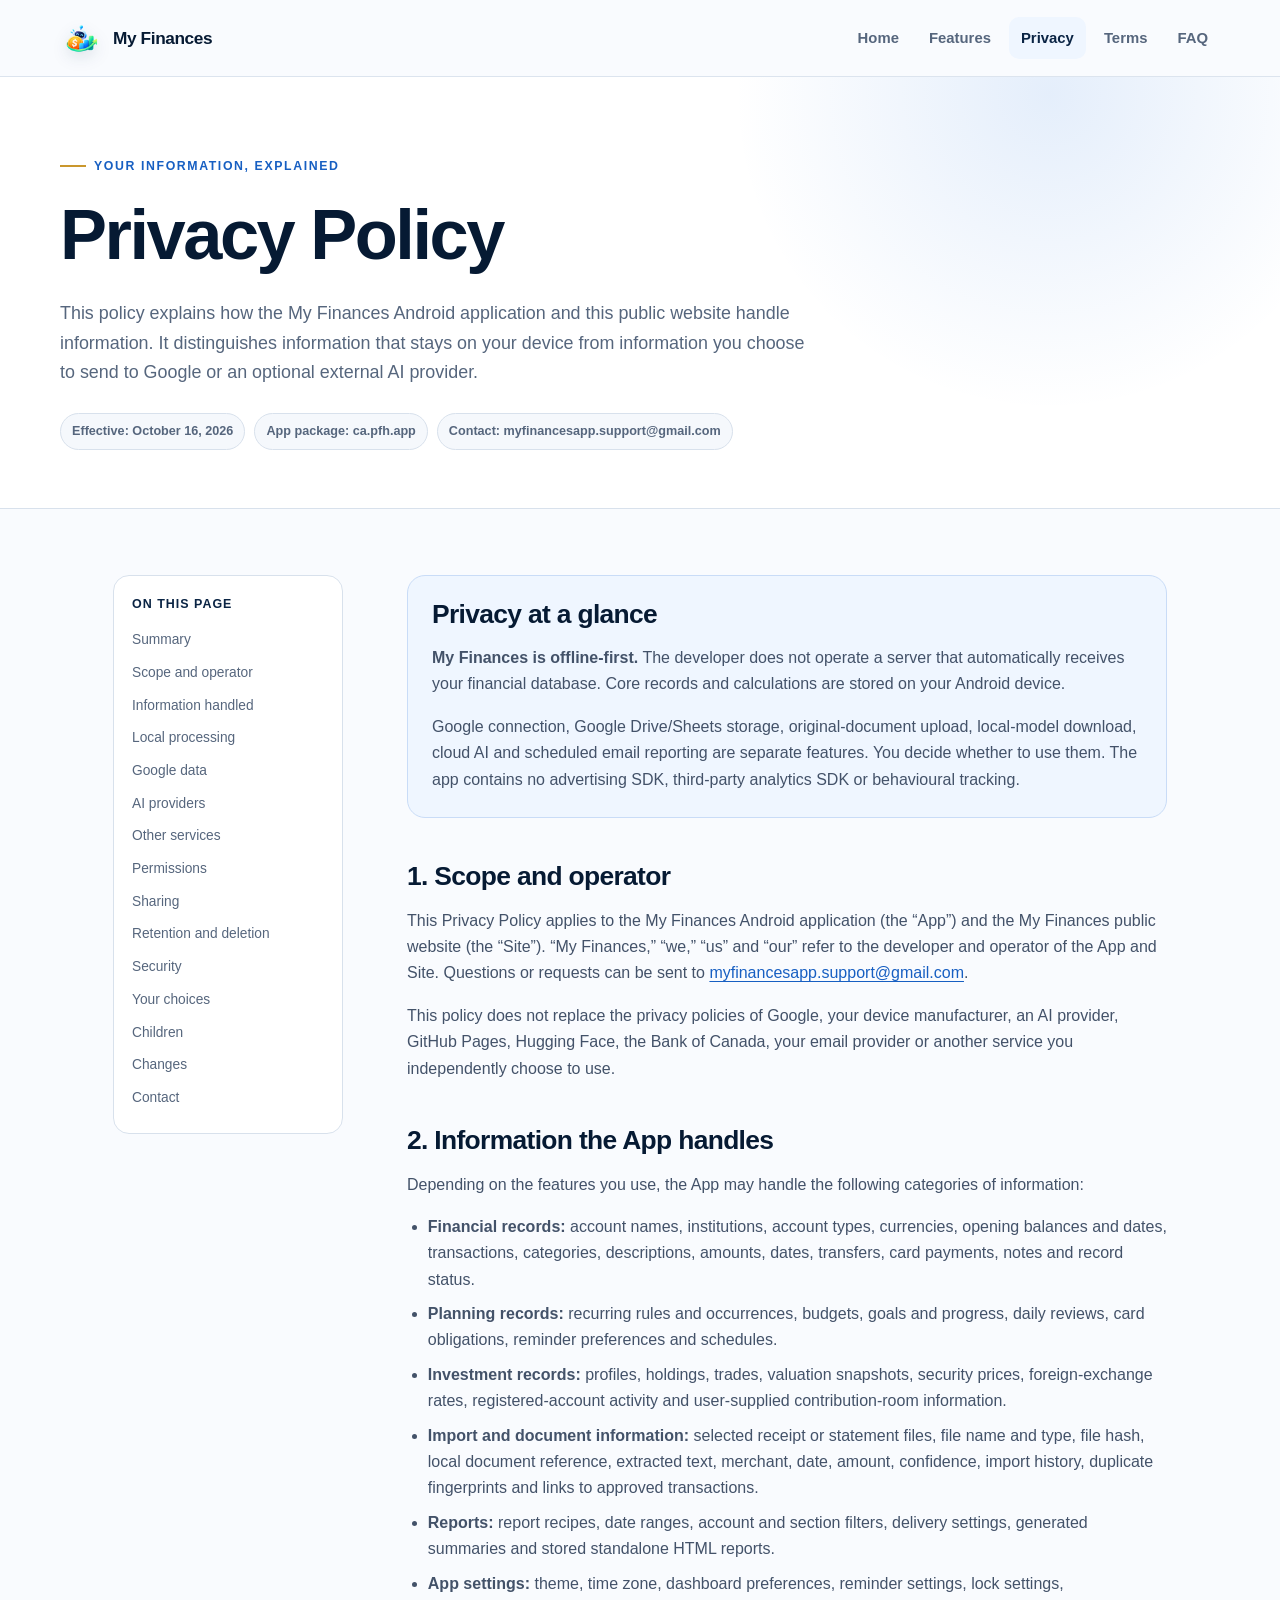
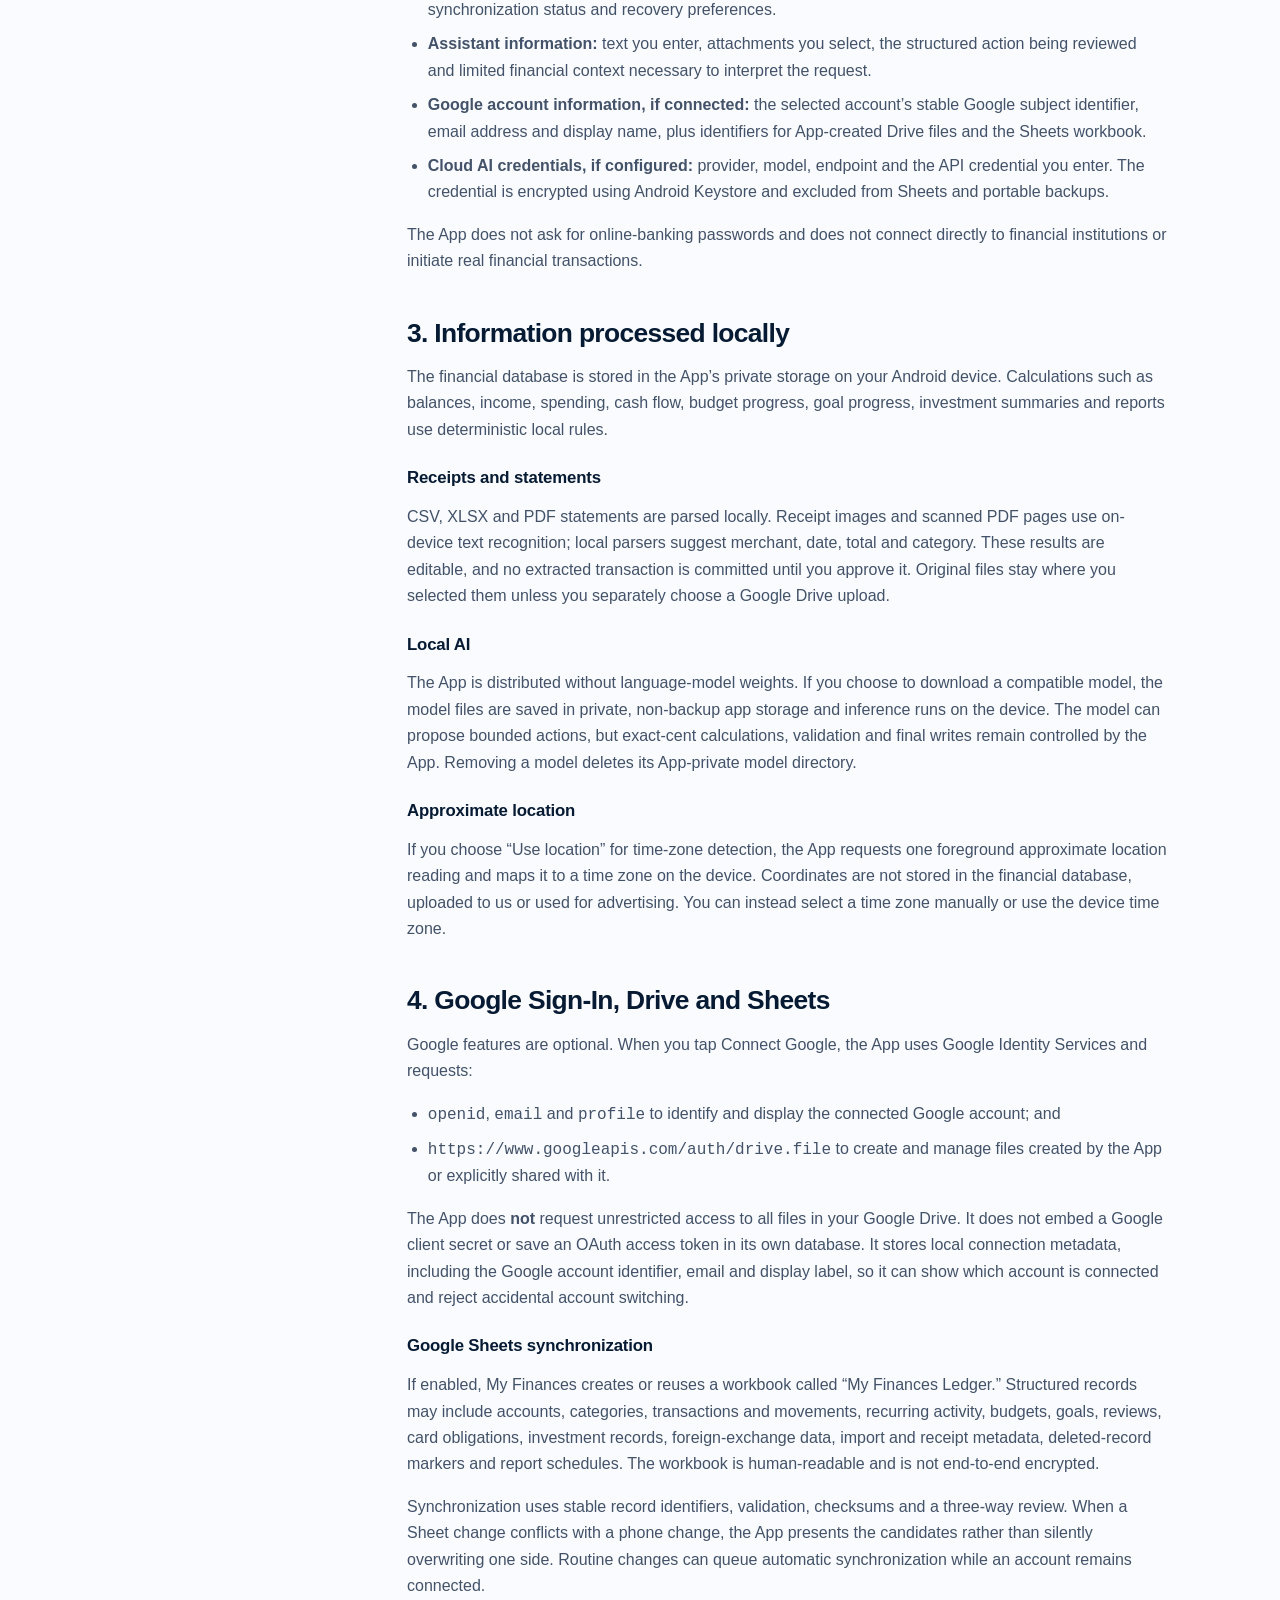
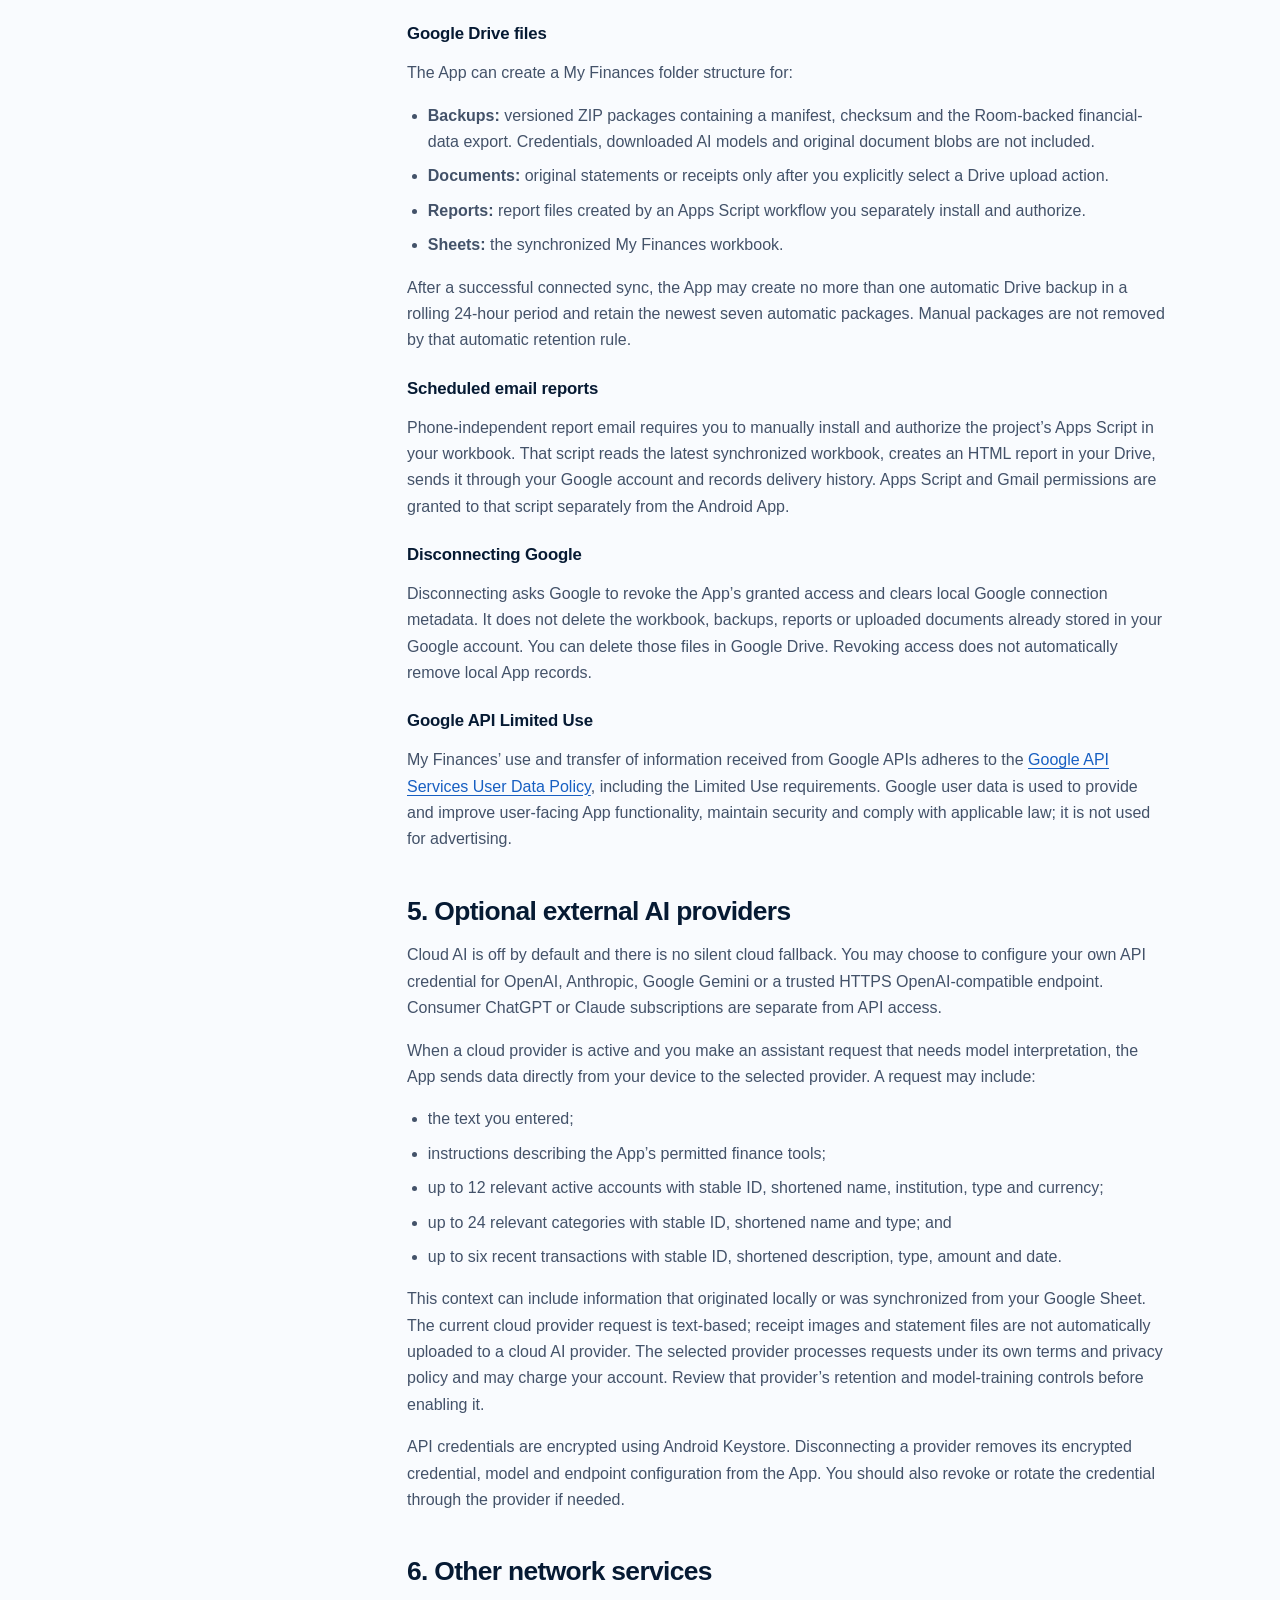
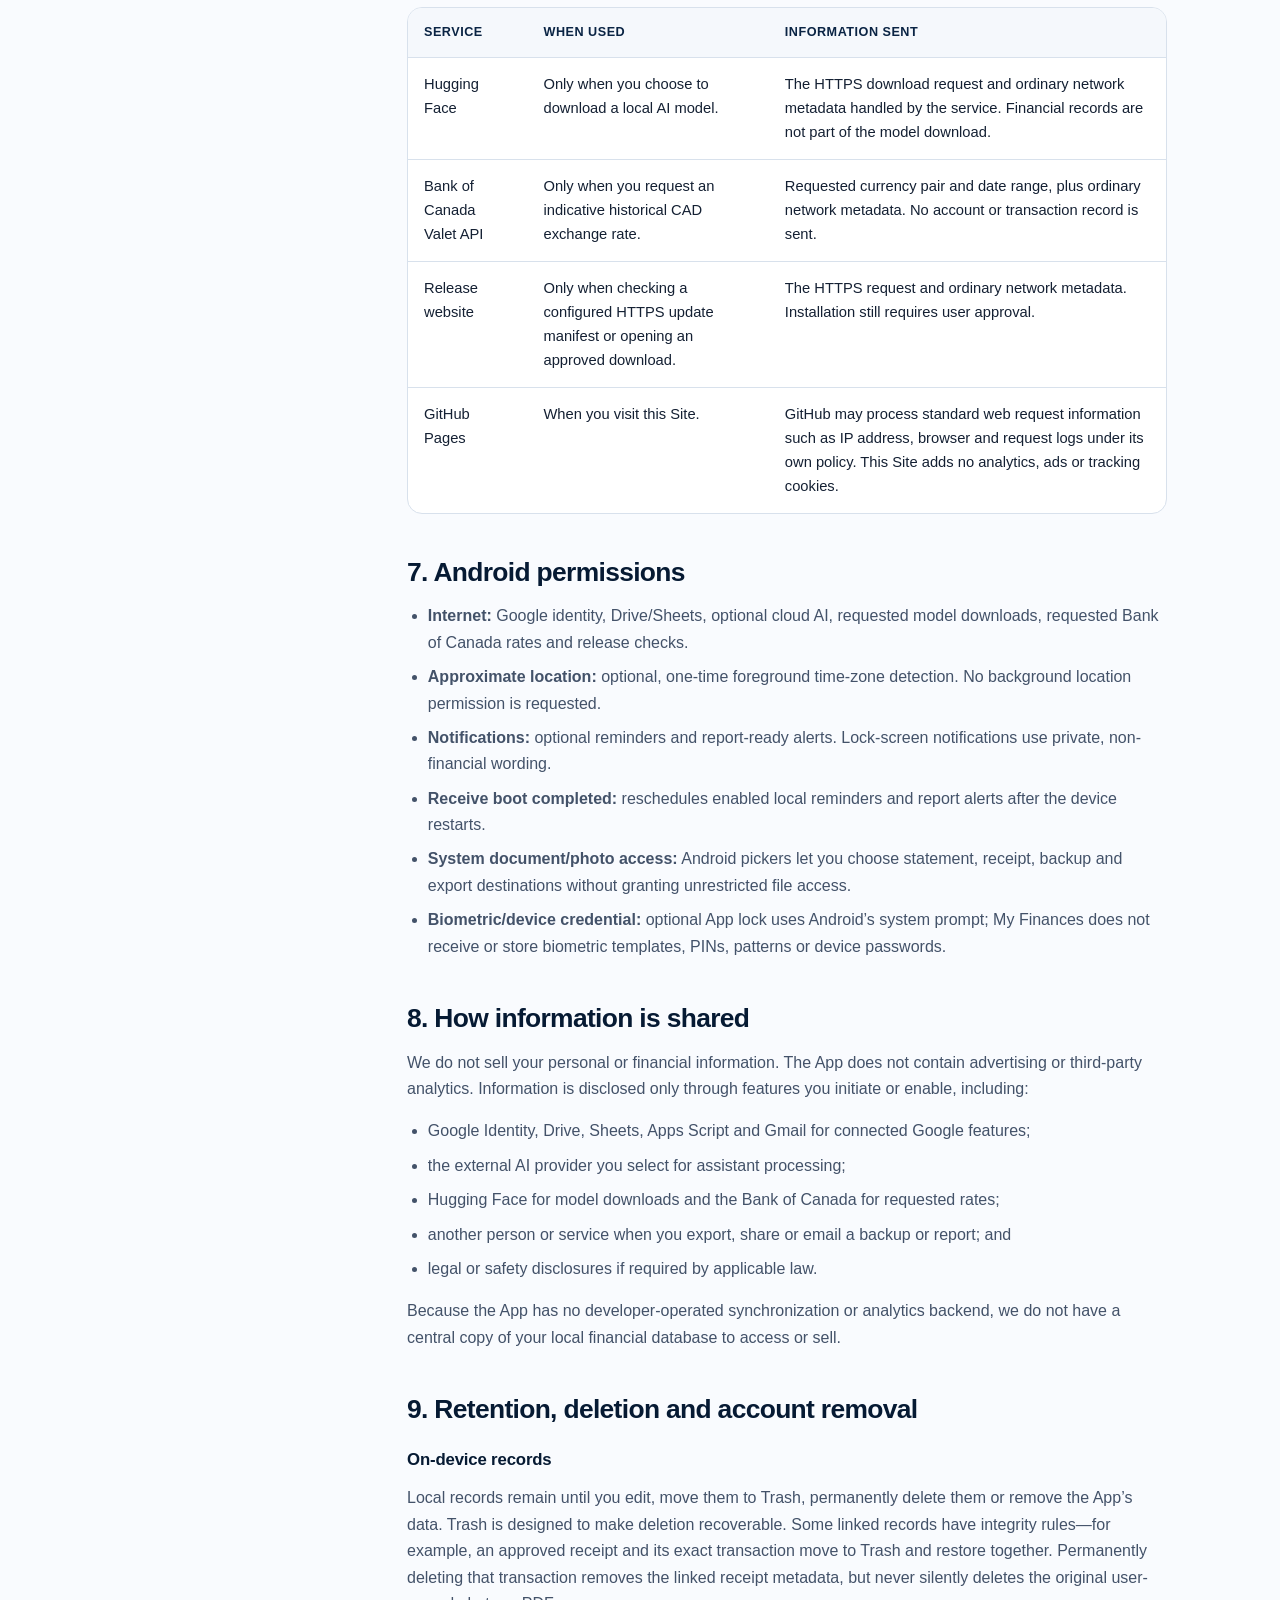
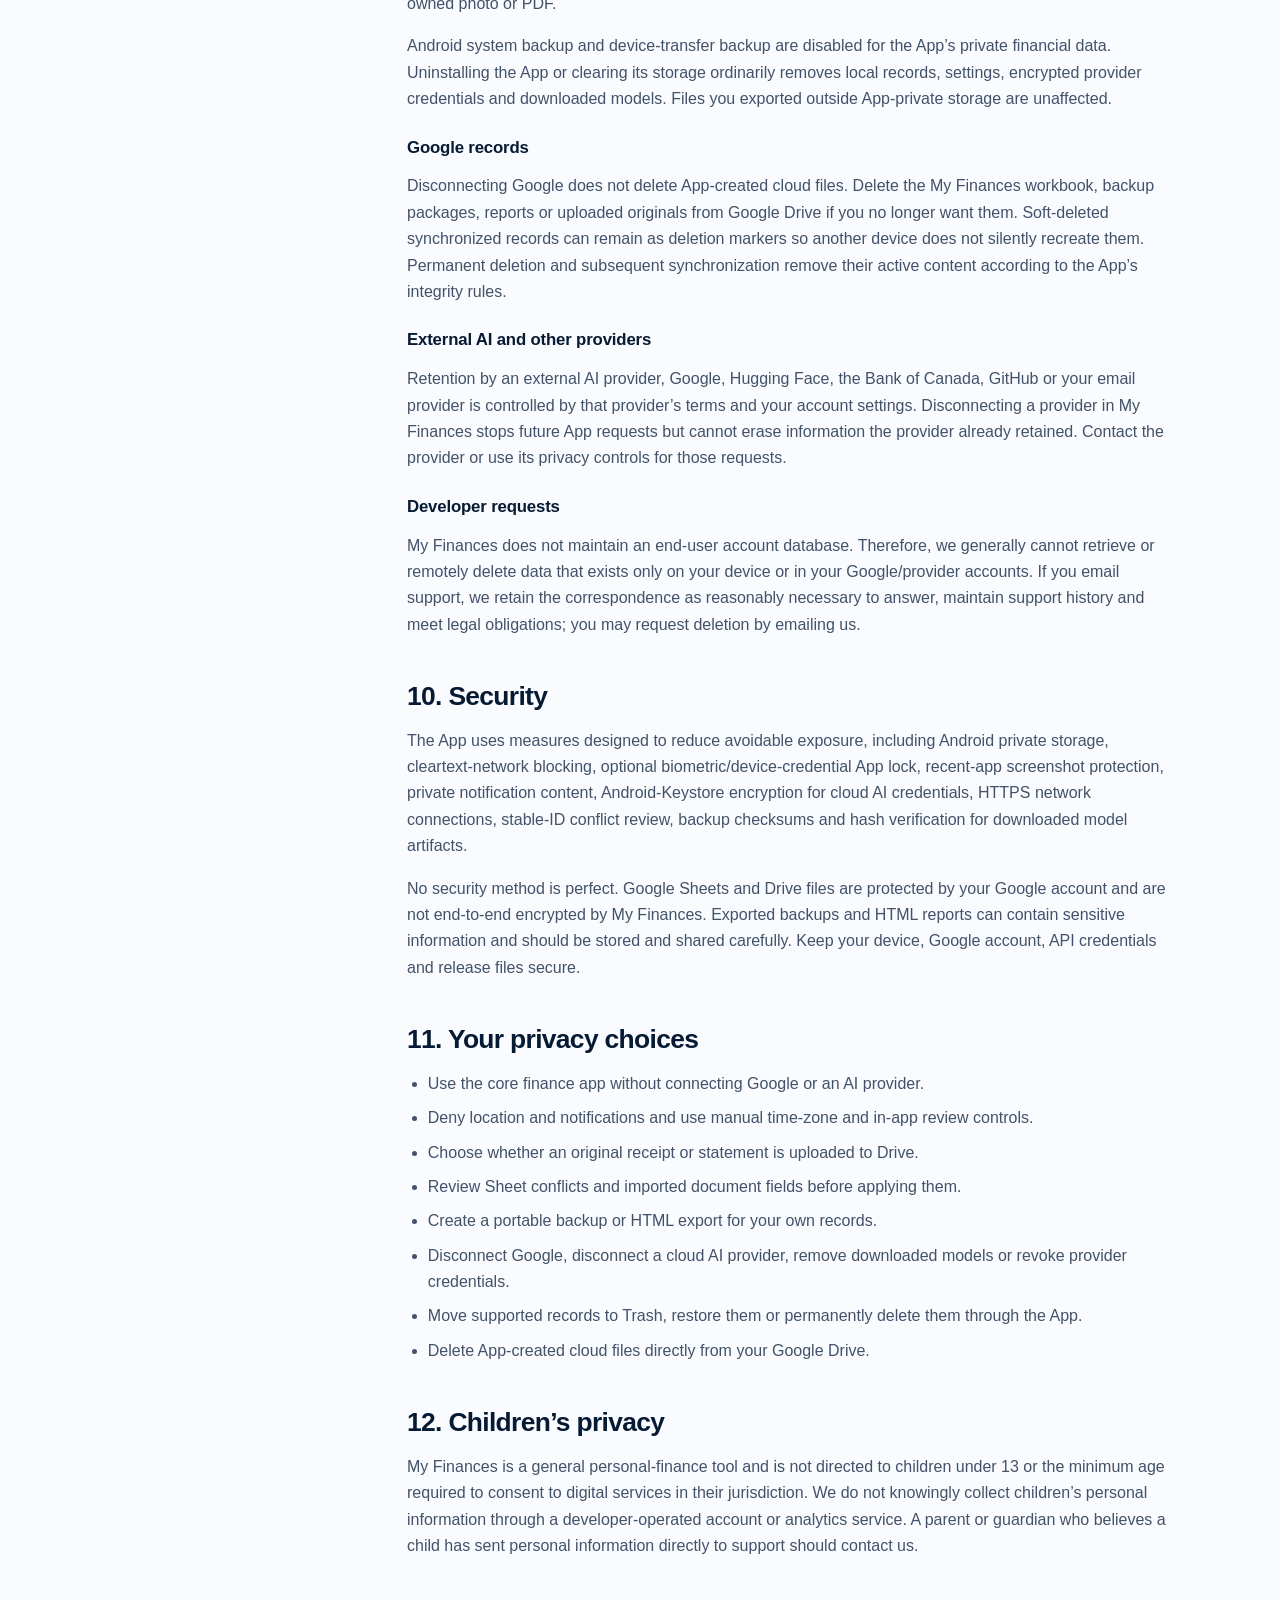
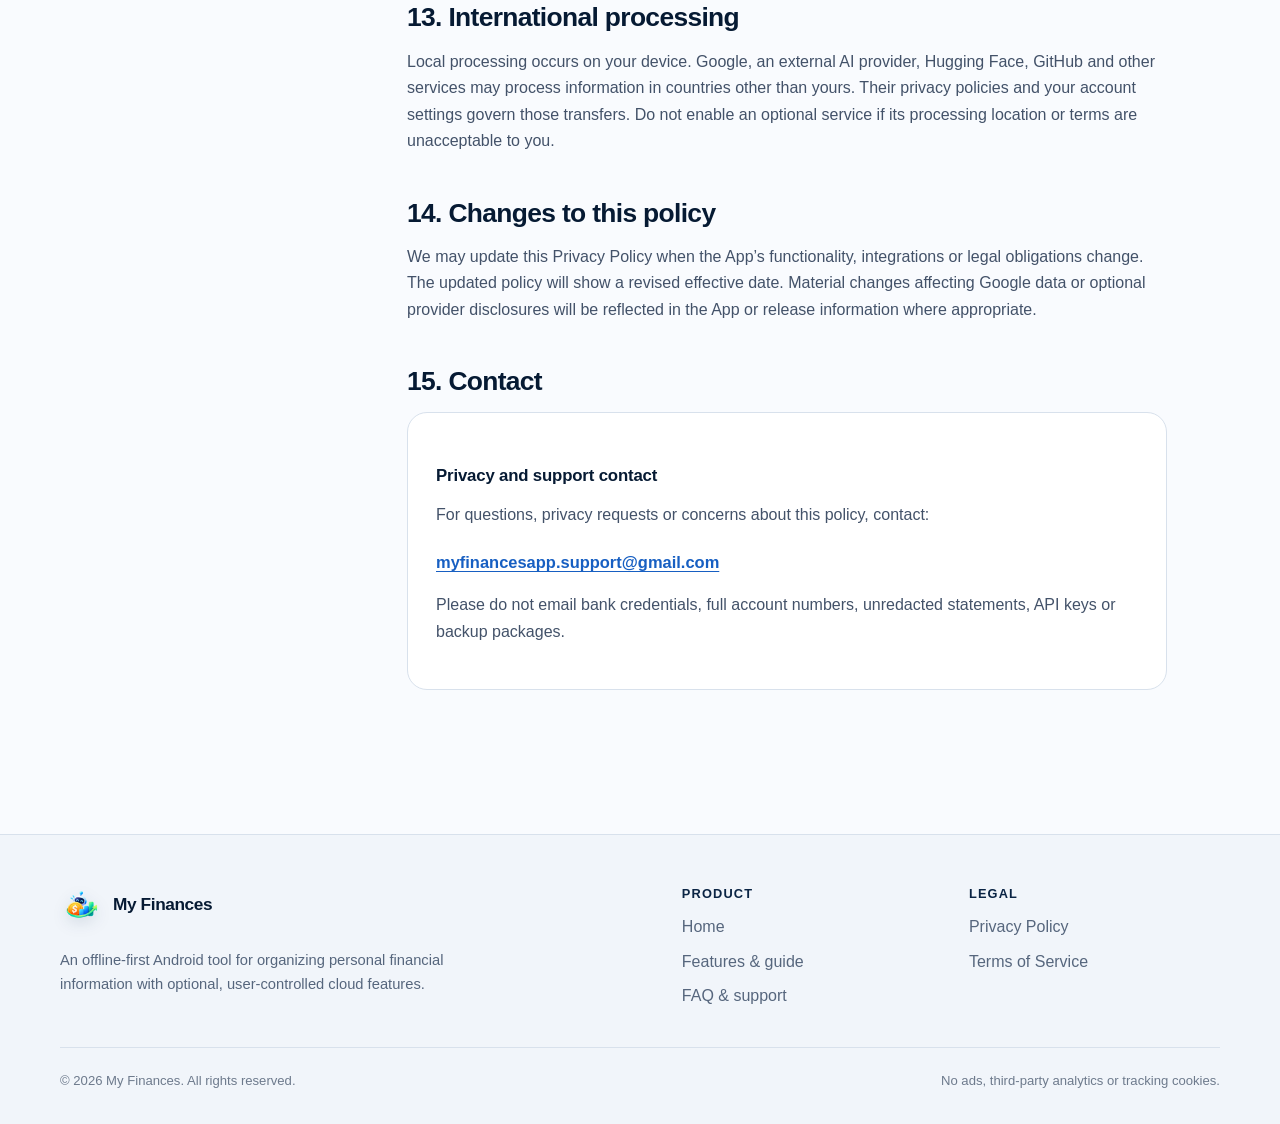
<file: myfinances/privacy.html>
<!doctype html>
<html lang="en-CA">
<head>
  <meta charset="utf-8">
  <meta name="viewport" content="width=device-width, initial-scale=1">
  <meta name="description" content="Privacy Policy for the My Finances Android application and website, including local data, Google Drive and Sheets, document imports, AI providers, retention, export and deletion.">
  <meta name="theme-color" content="#0a2444">
  <title>Privacy Policy — My Finances</title>
  <link rel="canonical" href="https://myfinances-app.com/myfinances/privacy.html">
  <link rel="icon" type="image/png" href="../assets/my-finances-logo.png?v=2">
  <link rel="stylesheet" href="../styles.css">
</head>
<body>
  <a class="skip-link" href="#main">Skip to main content</a>
  <header class="site-header">
    <div class="container header-inner">
      <a class="brand" href="home.html" aria-label="My Finances home">
        <img src="../assets/my-finances-logo.png?v=2" alt="" width="42" height="42">
        <span>My Finances</span>
      </a>
      <nav class="site-nav" aria-label="Main navigation">
        <a href="home.html">Home</a>
        <a href="features.html">Features</a>
        <a href="privacy.html" aria-current="page">Privacy</a>
        <a href="terms.html">Terms</a>
        <a href="faq.html">FAQ</a>
      </nav>
    </div>
  </header>

  <main id="main">
    <header class="page-hero">
      <div class="container">
        <p class="eyebrow">Your information, explained</p>
        <h1>Privacy Policy</h1>
        <p class="page-intro">This policy explains how the My Finances Android application and this public website handle information. It distinguishes information that stays on your device from information you choose to send to Google or an optional external AI provider.</p>
        <div class="meta-row">
          <span class="meta-tag">Effective: October 16, 2026</span>
          <span class="meta-tag">App package: ca.pfh.app</span>
          <span class="meta-tag">Contact: myfinancesapp.support@gmail.com</span>
        </div>
      </div>
    </header>

    <div class="container legal-layout">
      <nav class="toc" aria-label="Privacy Policy sections">
        <strong>On this page</strong>
        <a href="#summary">Summary</a>
        <a href="#scope">Scope and operator</a>
        <a href="#information">Information handled</a>
        <a href="#local">Local processing</a>
        <a href="#google">Google data</a>
        <a href="#ai">AI providers</a>
        <a href="#other-services">Other services</a>
        <a href="#permissions">Permissions</a>
        <a href="#sharing">Sharing</a>
        <a href="#retention">Retention and deletion</a>
        <a href="#security">Security</a>
        <a href="#choices">Your choices</a>
        <a href="#children">Children</a>
        <a href="#changes">Changes</a>
        <a href="#contact">Contact</a>
      </nav>

      <article class="legal-content">
        <section id="summary" class="legal-summary">
          <h2>Privacy at a glance</h2>
          <p><strong>My Finances is offline-first.</strong> The developer does not operate a server that automatically receives your financial database. Core records and calculations are stored on your Android device.</p>
          <p>Google connection, Google Drive/Sheets storage, original-document upload, local-model download, cloud AI and scheduled email reporting are separate features. You decide whether to use them. The app contains no advertising SDK, third-party analytics SDK or behavioural tracking.</p>
        </section>

        <section id="scope">
          <h2>1. Scope and operator</h2>
          <p>This Privacy Policy applies to the My Finances Android application (the “App”) and the My Finances public website (the “Site”). “My Finances,” “we,” “us” and “our” refer to the developer and operator of the App and Site. Questions or requests can be sent to <a href="mailto:myfinancesapp.support@gmail.com">myfinancesapp.support@gmail.com</a>.</p>
          <p>This policy does not replace the privacy policies of Google, your device manufacturer, an AI provider, GitHub Pages, Hugging Face, the Bank of Canada, your email provider or another service you independently choose to use.</p>
        </section>

        <section id="information">
          <h2>2. Information the App handles</h2>
          <p>Depending on the features you use, the App may handle the following categories of information:</p>
          <ul>
            <li><strong>Financial records:</strong> account names, institutions, account types, currencies, opening balances and dates, transactions, categories, descriptions, amounts, dates, transfers, card payments, notes and record status.</li>
            <li><strong>Planning records:</strong> recurring rules and occurrences, budgets, goals and progress, daily reviews, card obligations, reminder preferences and schedules.</li>
            <li><strong>Investment records:</strong> profiles, holdings, trades, valuation snapshots, security prices, foreign-exchange rates, registered-account activity and user-supplied contribution-room information.</li>
            <li><strong>Import and document information:</strong> selected receipt or statement files, file name and type, file hash, local document reference, extracted text, merchant, date, amount, confidence, import history, duplicate fingerprints and links to approved transactions.</li>
            <li><strong>Reports:</strong> report recipes, date ranges, account and section filters, delivery settings, generated summaries and stored standalone HTML reports.</li>
            <li><strong>App settings:</strong> theme, time zone, dashboard preferences, reminder settings, lock settings, synchronization status and recovery preferences.</li>
            <li><strong>Assistant information:</strong> text you enter, attachments you select, the structured action being reviewed and limited financial context necessary to interpret the request.</li>
            <li><strong>Google account information, if connected:</strong> the selected account’s stable Google subject identifier, email address and display name, plus identifiers for App-created Drive files and the Sheets workbook.</li>
            <li><strong>Cloud AI credentials, if configured:</strong> provider, model, endpoint and the API credential you enter. The credential is encrypted using Android Keystore and excluded from Sheets and portable backups.</li>
          </ul>
          <p>The App does not ask for online-banking passwords and does not connect directly to financial institutions or initiate real financial transactions.</p>
        </section>

        <section id="local">
          <h2>3. Information processed locally</h2>
          <p>The financial database is stored in the App’s private storage on your Android device. Calculations such as balances, income, spending, cash flow, budget progress, goal progress, investment summaries and reports use deterministic local rules.</p>
          <h3>Receipts and statements</h3>
          <p>CSV, XLSX and PDF statements are parsed locally. Receipt images and scanned PDF pages use on-device text recognition; local parsers suggest merchant, date, total and category. These results are editable, and no extracted transaction is committed until you approve it. Original files stay where you selected them unless you separately choose a Google Drive upload.</p>
          <h3>Local AI</h3>
          <p>The App is distributed without language-model weights. If you choose to download a compatible model, the model files are saved in private, non-backup app storage and inference runs on the device. The model can propose bounded actions, but exact-cent calculations, validation and final writes remain controlled by the App. Removing a model deletes its App-private model directory.</p>
          <h3>Approximate location</h3>
          <p>If you choose “Use location” for time-zone detection, the App requests one foreground approximate location reading and maps it to a time zone on the device. Coordinates are not stored in the financial database, uploaded to us or used for advertising. You can instead select a time zone manually or use the device time zone.</p>
        </section>

        <section id="google">
          <h2>4. Google Sign-In, Drive and Sheets</h2>
          <p>Google features are optional. When you tap Connect Google, the App uses Google Identity Services and requests:</p>
          <ul>
            <li><code>openid</code>, <code>email</code> and <code>profile</code> to identify and display the connected Google account; and</li>
            <li><code>https://www.googleapis.com/auth/drive.file</code> to create and manage files created by the App or explicitly shared with it.</li>
          </ul>
          <p>The App does <strong>not</strong> request unrestricted access to all files in your Google Drive. It does not embed a Google client secret or save an OAuth access token in its own database. It stores local connection metadata, including the Google account identifier, email and display label, so it can show which account is connected and reject accidental account switching.</p>

          <h3>Google Sheets synchronization</h3>
          <p>If enabled, My Finances creates or reuses a workbook called “My Finances Ledger.” Structured records may include accounts, categories, transactions and movements, recurring activity, budgets, goals, reviews, card obligations, investment records, foreign-exchange data, import and receipt metadata, deleted-record markers and report schedules. The workbook is human-readable and is not end-to-end encrypted.</p>
          <p>Synchronization uses stable record identifiers, validation, checksums and a three-way review. When a Sheet change conflicts with a phone change, the App presents the candidates rather than silently overwriting one side. Routine changes can queue automatic synchronization while an account remains connected.</p>

          <h3>Google Drive files</h3>
          <p>The App can create a My Finances folder structure for:</p>
          <ul>
            <li><strong>Backups:</strong> versioned ZIP packages containing a manifest, checksum and the Room-backed financial-data export. Credentials, downloaded AI models and original document blobs are not included.</li>
            <li><strong>Documents:</strong> original statements or receipts only after you explicitly select a Drive upload action.</li>
            <li><strong>Reports:</strong> report files created by an Apps Script workflow you separately install and authorize.</li>
            <li><strong>Sheets:</strong> the synchronized My Finances workbook.</li>
          </ul>
          <p>After a successful connected sync, the App may create no more than one automatic Drive backup in a rolling 24-hour period and retain the newest seven automatic packages. Manual packages are not removed by that automatic retention rule.</p>

          <h3>Scheduled email reports</h3>
          <p>Phone-independent report email requires you to manually install and authorize the project’s Apps Script in your workbook. That script reads the latest synchronized workbook, creates an HTML report in your Drive, sends it through your Google account and records delivery history. Apps Script and Gmail permissions are granted to that script separately from the Android App.</p>

          <h3>Disconnecting Google</h3>
          <p>Disconnecting asks Google to revoke the App’s granted access and clears local Google connection metadata. It does not delete the workbook, backups, reports or uploaded documents already stored in your Google account. You can delete those files in Google Drive. Revoking access does not automatically remove local App records.</p>

          <h3>Google API Limited Use</h3>
          <p>My Finances’ use and transfer of information received from Google APIs adheres to the <a href="https://developers.google.com/terms/api-services-user-data-policy" rel="noopener noreferrer">Google API Services User Data Policy</a>, including the Limited Use requirements. Google user data is used to provide and improve user-facing App functionality, maintain security and comply with applicable law; it is not used for advertising.</p>
        </section>

        <section id="ai">
          <h2>5. Optional external AI providers</h2>
          <p>Cloud AI is off by default and there is no silent cloud fallback. You may choose to configure your own API credential for OpenAI, Anthropic, Google Gemini or a trusted HTTPS OpenAI-compatible endpoint. Consumer ChatGPT or Claude subscriptions are separate from API access.</p>
          <p>When a cloud provider is active and you make an assistant request that needs model interpretation, the App sends data directly from your device to the selected provider. A request may include:</p>
          <ul>
            <li>the text you entered;</li>
            <li>instructions describing the App’s permitted finance tools;</li>
            <li>up to 12 relevant active accounts with stable ID, shortened name, institution, type and currency;</li>
            <li>up to 24 relevant categories with stable ID, shortened name and type; and</li>
            <li>up to six recent transactions with stable ID, shortened description, type, amount and date.</li>
          </ul>
          <p>This context can include information that originated locally or was synchronized from your Google Sheet. The current cloud provider request is text-based; receipt images and statement files are not automatically uploaded to a cloud AI provider. The selected provider processes requests under its own terms and privacy policy and may charge your account. Review that provider’s retention and model-training controls before enabling it.</p>
          <p>API credentials are encrypted using Android Keystore. Disconnecting a provider removes its encrypted credential, model and endpoint configuration from the App. You should also revoke or rotate the credential through the provider if needed.</p>
        </section>

        <section id="other-services">
          <h2>6. Other network services</h2>
          <div class="table-wrap">
            <table>
              <thead>
                <tr><th>Service</th><th>When used</th><th>Information sent</th></tr>
              </thead>
              <tbody>
                <tr><td>Hugging Face</td><td>Only when you choose to download a local AI model.</td><td>The HTTPS download request and ordinary network metadata handled by the service. Financial records are not part of the model download.</td></tr>
                <tr><td>Bank of Canada Valet API</td><td>Only when you request an indicative historical CAD exchange rate.</td><td>Requested currency pair and date range, plus ordinary network metadata. No account or transaction record is sent.</td></tr>
                <tr><td>Release website</td><td>Only when checking a configured HTTPS update manifest or opening an approved download.</td><td>The HTTPS request and ordinary network metadata. Installation still requires user approval.</td></tr>
                <tr><td>GitHub Pages</td><td>When you visit this Site.</td><td>GitHub may process standard web request information such as IP address, browser and request logs under its own policy. This Site adds no analytics, ads or tracking cookies.</td></tr>
              </tbody>
            </table>
          </div>
        </section>

        <section id="permissions">
          <h2>7. Android permissions</h2>
          <ul>
            <li><strong>Internet:</strong> Google identity, Drive/Sheets, optional cloud AI, requested model downloads, requested Bank of Canada rates and release checks.</li>
            <li><strong>Approximate location:</strong> optional, one-time foreground time-zone detection. No background location permission is requested.</li>
            <li><strong>Notifications:</strong> optional reminders and report-ready alerts. Lock-screen notifications use private, non-financial wording.</li>
            <li><strong>Receive boot completed:</strong> reschedules enabled local reminders and report alerts after the device restarts.</li>
            <li><strong>System document/photo access:</strong> Android pickers let you choose statement, receipt, backup and export destinations without granting unrestricted file access.</li>
            <li><strong>Biometric/device credential:</strong> optional App lock uses Android’s system prompt; My Finances does not receive or store biometric templates, PINs, patterns or device passwords.</li>
          </ul>
        </section>

        <section id="sharing">
          <h2>8. How information is shared</h2>
          <p>We do not sell your personal or financial information. The App does not contain advertising or third-party analytics. Information is disclosed only through features you initiate or enable, including:</p>
          <ul>
            <li>Google Identity, Drive, Sheets, Apps Script and Gmail for connected Google features;</li>
            <li>the external AI provider you select for assistant processing;</li>
            <li>Hugging Face for model downloads and the Bank of Canada for requested rates;</li>
            <li>another person or service when you export, share or email a backup or report; and</li>
            <li>legal or safety disclosures if required by applicable law.</li>
          </ul>
          <p>Because the App has no developer-operated synchronization or analytics backend, we do not have a central copy of your local financial database to access or sell.</p>
        </section>

        <section id="retention">
          <h2>9. Retention, deletion and account removal</h2>
          <h3>On-device records</h3>
          <p>Local records remain until you edit, move them to Trash, permanently delete them or remove the App’s data. Trash is designed to make deletion recoverable. Some linked records have integrity rules—for example, an approved receipt and its exact transaction move to Trash and restore together. Permanently deleting that transaction removes the linked receipt metadata, but never silently deletes the original user-owned photo or PDF.</p>
          <p>Android system backup and device-transfer backup are disabled for the App’s private financial data. Uninstalling the App or clearing its storage ordinarily removes local records, settings, encrypted provider credentials and downloaded models. Files you exported outside App-private storage are unaffected.</p>
          <h3>Google records</h3>
          <p>Disconnecting Google does not delete App-created cloud files. Delete the My Finances workbook, backup packages, reports or uploaded originals from Google Drive if you no longer want them. Soft-deleted synchronized records can remain as deletion markers so another device does not silently recreate them. Permanent deletion and subsequent synchronization remove their active content according to the App’s integrity rules.</p>
          <h3>External AI and other providers</h3>
          <p>Retention by an external AI provider, Google, Hugging Face, the Bank of Canada, GitHub or your email provider is controlled by that provider’s terms and your account settings. Disconnecting a provider in My Finances stops future App requests but cannot erase information the provider already retained. Contact the provider or use its privacy controls for those requests.</p>
          <h3>Developer requests</h3>
          <p>My Finances does not maintain an end-user account database. Therefore, we generally cannot retrieve or remotely delete data that exists only on your device or in your Google/provider accounts. If you email support, we retain the correspondence as reasonably necessary to answer, maintain support history and meet legal obligations; you may request deletion by emailing us.</p>
        </section>

        <section id="security">
          <h2>10. Security</h2>
          <p>The App uses measures designed to reduce avoidable exposure, including Android private storage, cleartext-network blocking, optional biometric/device-credential App lock, recent-app screenshot protection, private notification content, Android-Keystore encryption for cloud AI credentials, HTTPS network connections, stable-ID conflict review, backup checksums and hash verification for downloaded model artifacts.</p>
          <p>No security method is perfect. Google Sheets and Drive files are protected by your Google account and are not end-to-end encrypted by My Finances. Exported backups and HTML reports can contain sensitive information and should be stored and shared carefully. Keep your device, Google account, API credentials and release files secure.</p>
        </section>

        <section id="choices">
          <h2>11. Your privacy choices</h2>
          <ul>
            <li>Use the core finance app without connecting Google or an AI provider.</li>
            <li>Deny location and notifications and use manual time-zone and in-app review controls.</li>
            <li>Choose whether an original receipt or statement is uploaded to Drive.</li>
            <li>Review Sheet conflicts and imported document fields before applying them.</li>
            <li>Create a portable backup or HTML export for your own records.</li>
            <li>Disconnect Google, disconnect a cloud AI provider, remove downloaded models or revoke provider credentials.</li>
            <li>Move supported records to Trash, restore them or permanently delete them through the App.</li>
            <li>Delete App-created cloud files directly from your Google Drive.</li>
          </ul>
        </section>

        <section id="children">
          <h2>12. Children’s privacy</h2>
          <p>My Finances is a general personal-finance tool and is not directed to children under 13 or the minimum age required to consent to digital services in their jurisdiction. We do not knowingly collect children’s personal information through a developer-operated account or analytics service. A parent or guardian who believes a child has sent personal information directly to support should contact us.</p>
        </section>

        <section id="international">
          <h2>13. International processing</h2>
          <p>Local processing occurs on your device. Google, an external AI provider, Hugging Face, GitHub and other services may process information in countries other than yours. Their privacy policies and your account settings govern those transfers. Do not enable an optional service if its processing location or terms are unacceptable to you.</p>
        </section>

        <section id="changes">
          <h2>14. Changes to this policy</h2>
          <p>We may update this Privacy Policy when the App’s functionality, integrations or legal obligations change. The updated policy will show a revised effective date. Material changes affecting Google data or optional provider disclosures will be reflected in the App or release information where appropriate.</p>
        </section>

        <section id="contact">
          <h2>15. Contact</h2>
          <div class="contact-card">
            <h3>Privacy and support contact</h3>
            <p>For questions, privacy requests or concerns about this policy, contact:</p>
            <a class="contact-address" href="mailto:myfinancesapp.support@gmail.com">myfinancesapp.support@gmail.com</a>
            <p>Please do not email bank credentials, full account numbers, unredacted statements, API keys or backup packages.</p>
          </div>
        </section>
      </article>
    </div>
  </main>

  <footer class="site-footer">
    <div class="container">
      <div class="footer-grid">
        <div>
          <a class="brand" href="home.html">
            <img src="../assets/my-finances-logo.png?v=2" alt="" width="42" height="42">
            <span>My Finances</span>
          </a>
          <p class="footer-copy">An offline-first Android tool for organizing personal financial information with optional, user-controlled cloud features.</p>
        </div>
          <div><p class="footer-heading">Product</p><div class="footer-links"><a href="home.html">Home</a><a href="features.html">Features &amp; guide</a><a href="faq.html">FAQ &amp; support</a></div></div>
        <div><p class="footer-heading">Legal</p><div class="footer-links"><a href="privacy.html">Privacy Policy</a><a href="terms.html">Terms of Service</a></div></div>
      </div>
      <div class="footer-bottom"><span>© 2026 My Finances. All rights reserved.</span><span>No ads, third-party analytics or tracking cookies.</span></div>
    </div>
  </footer>
</body>
</html>
</file>
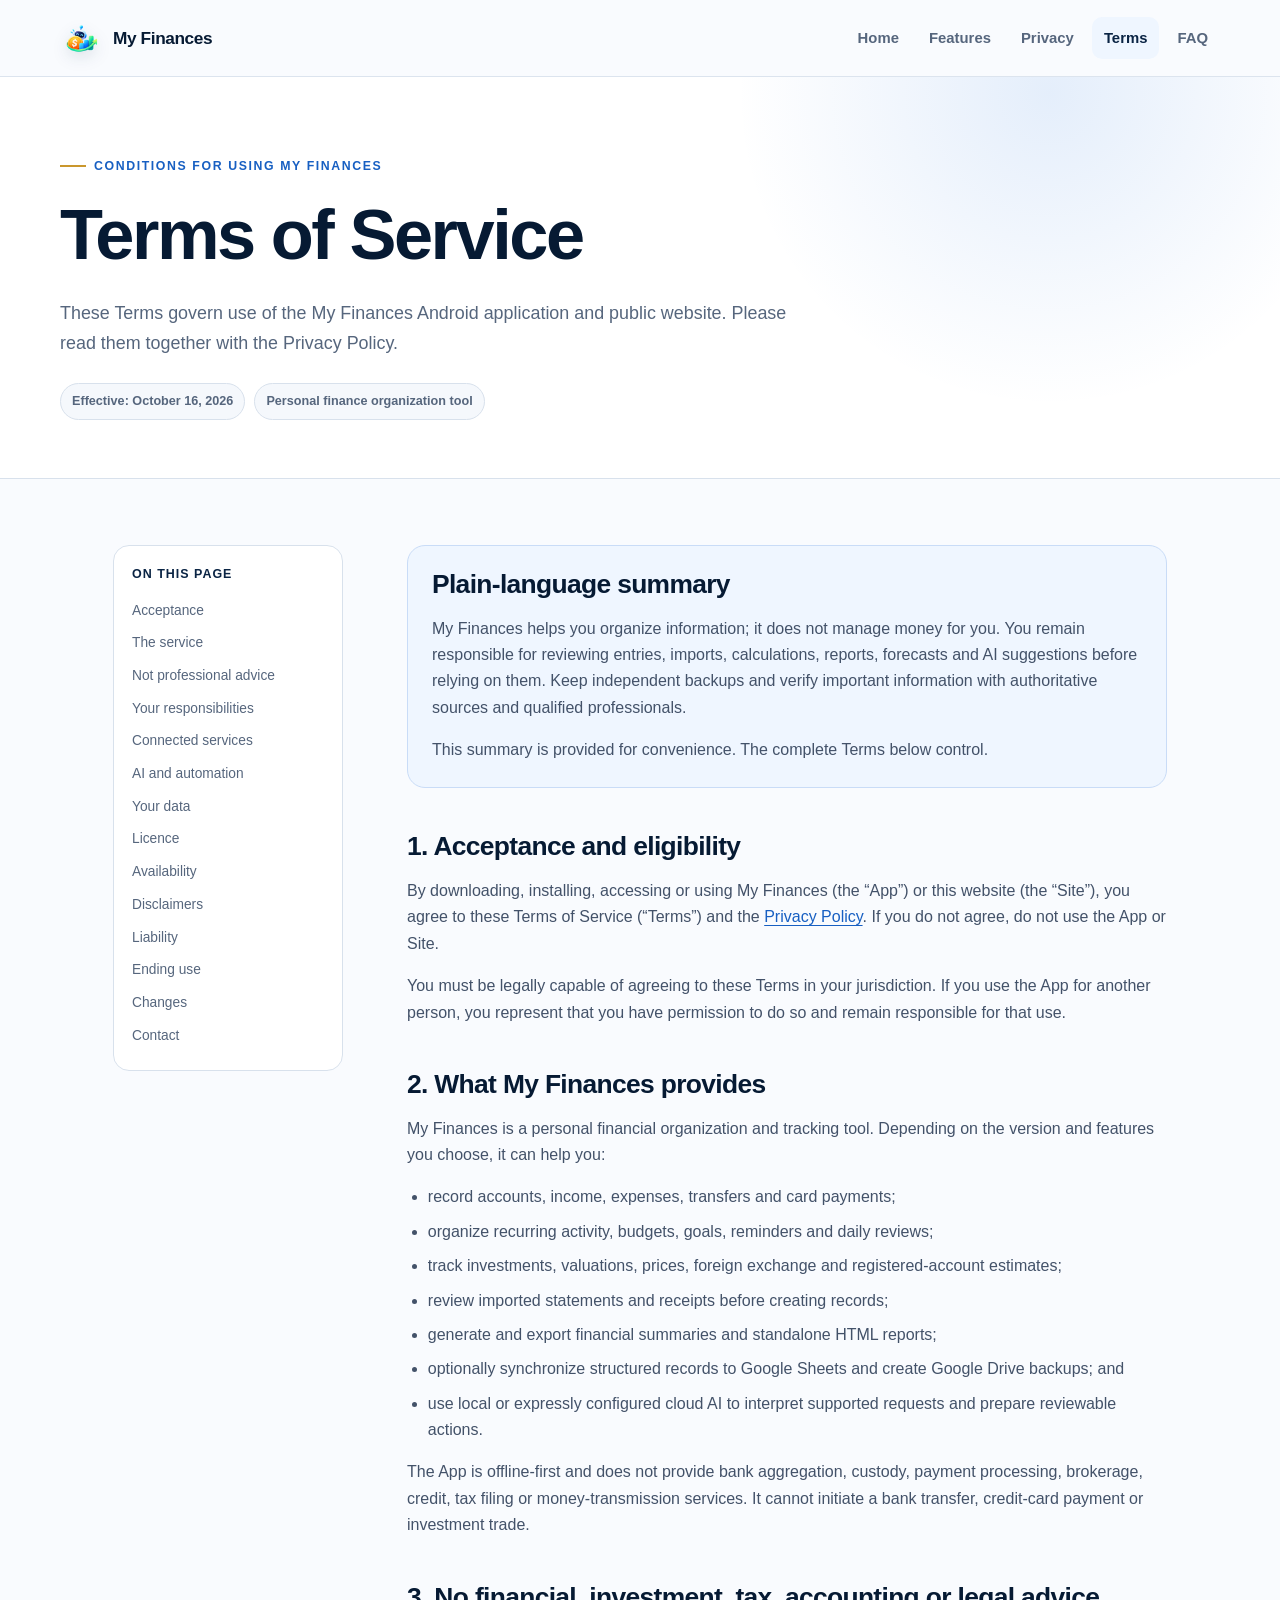
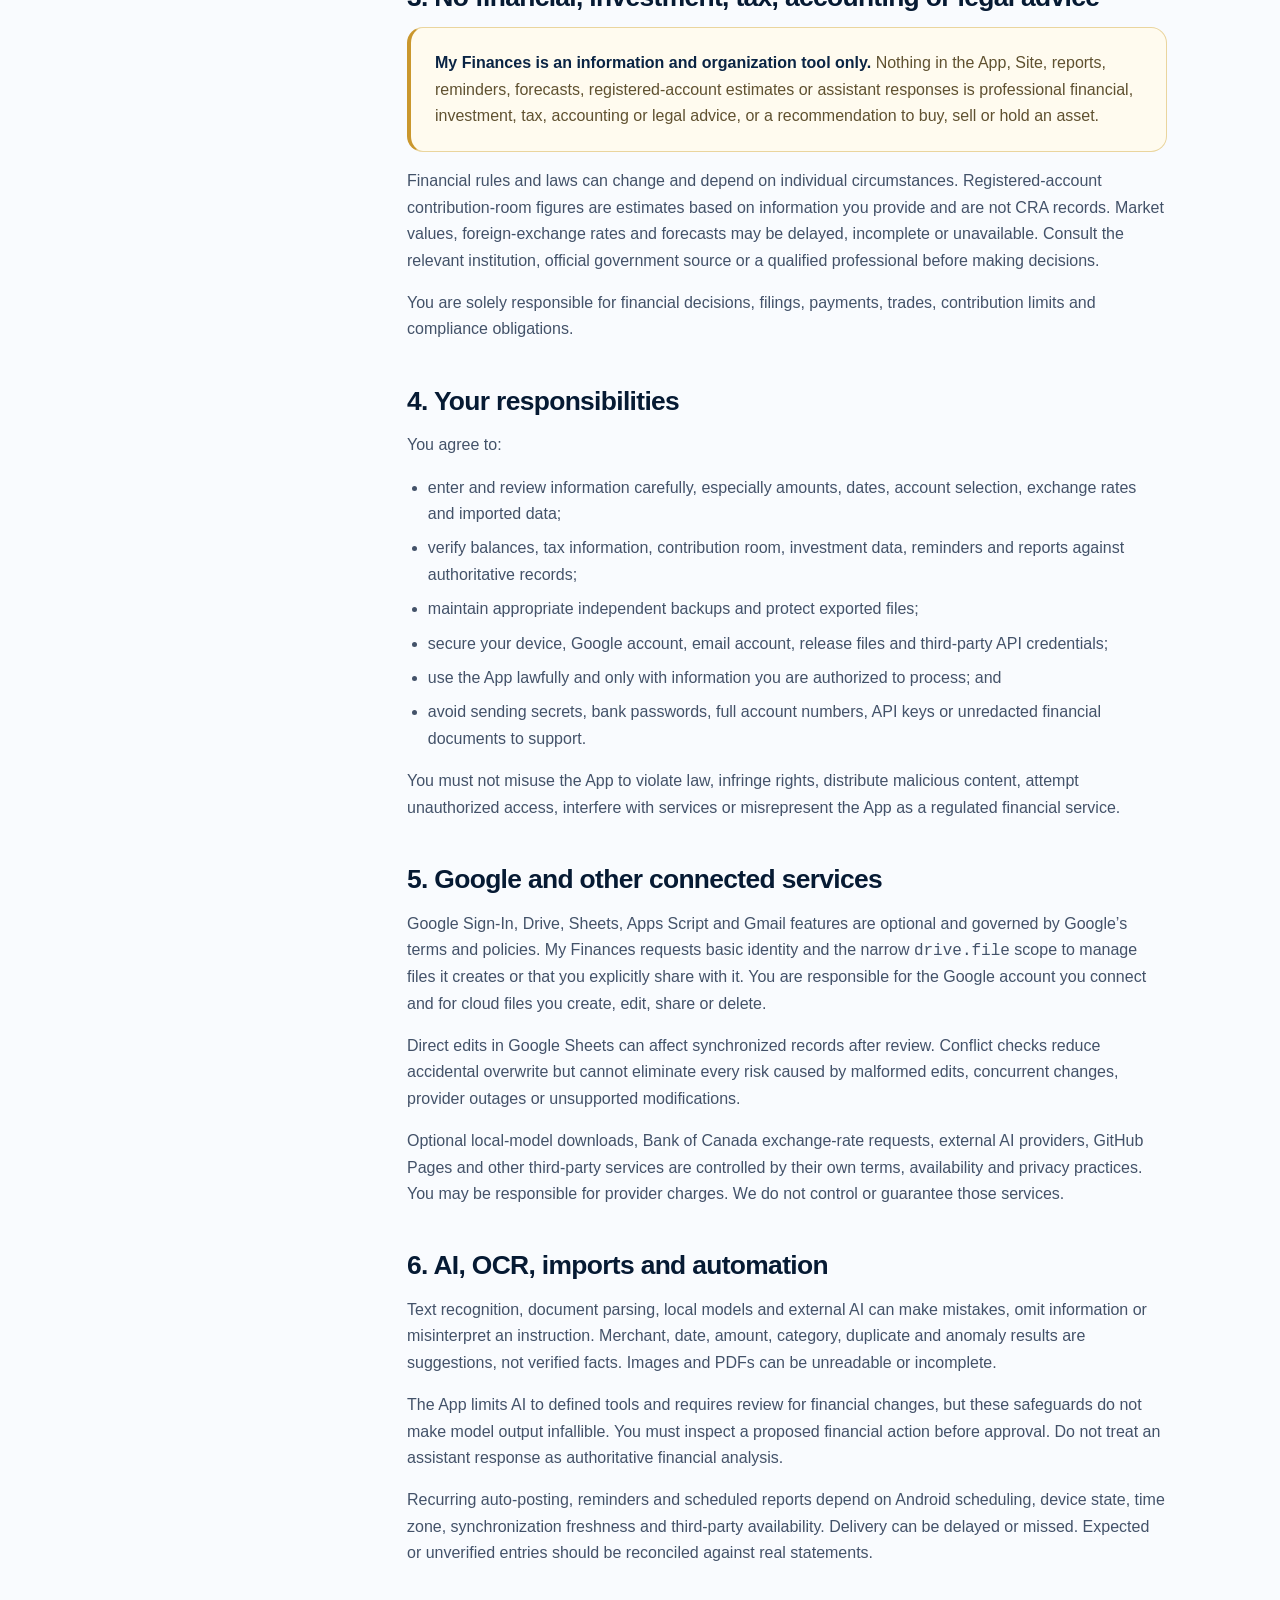
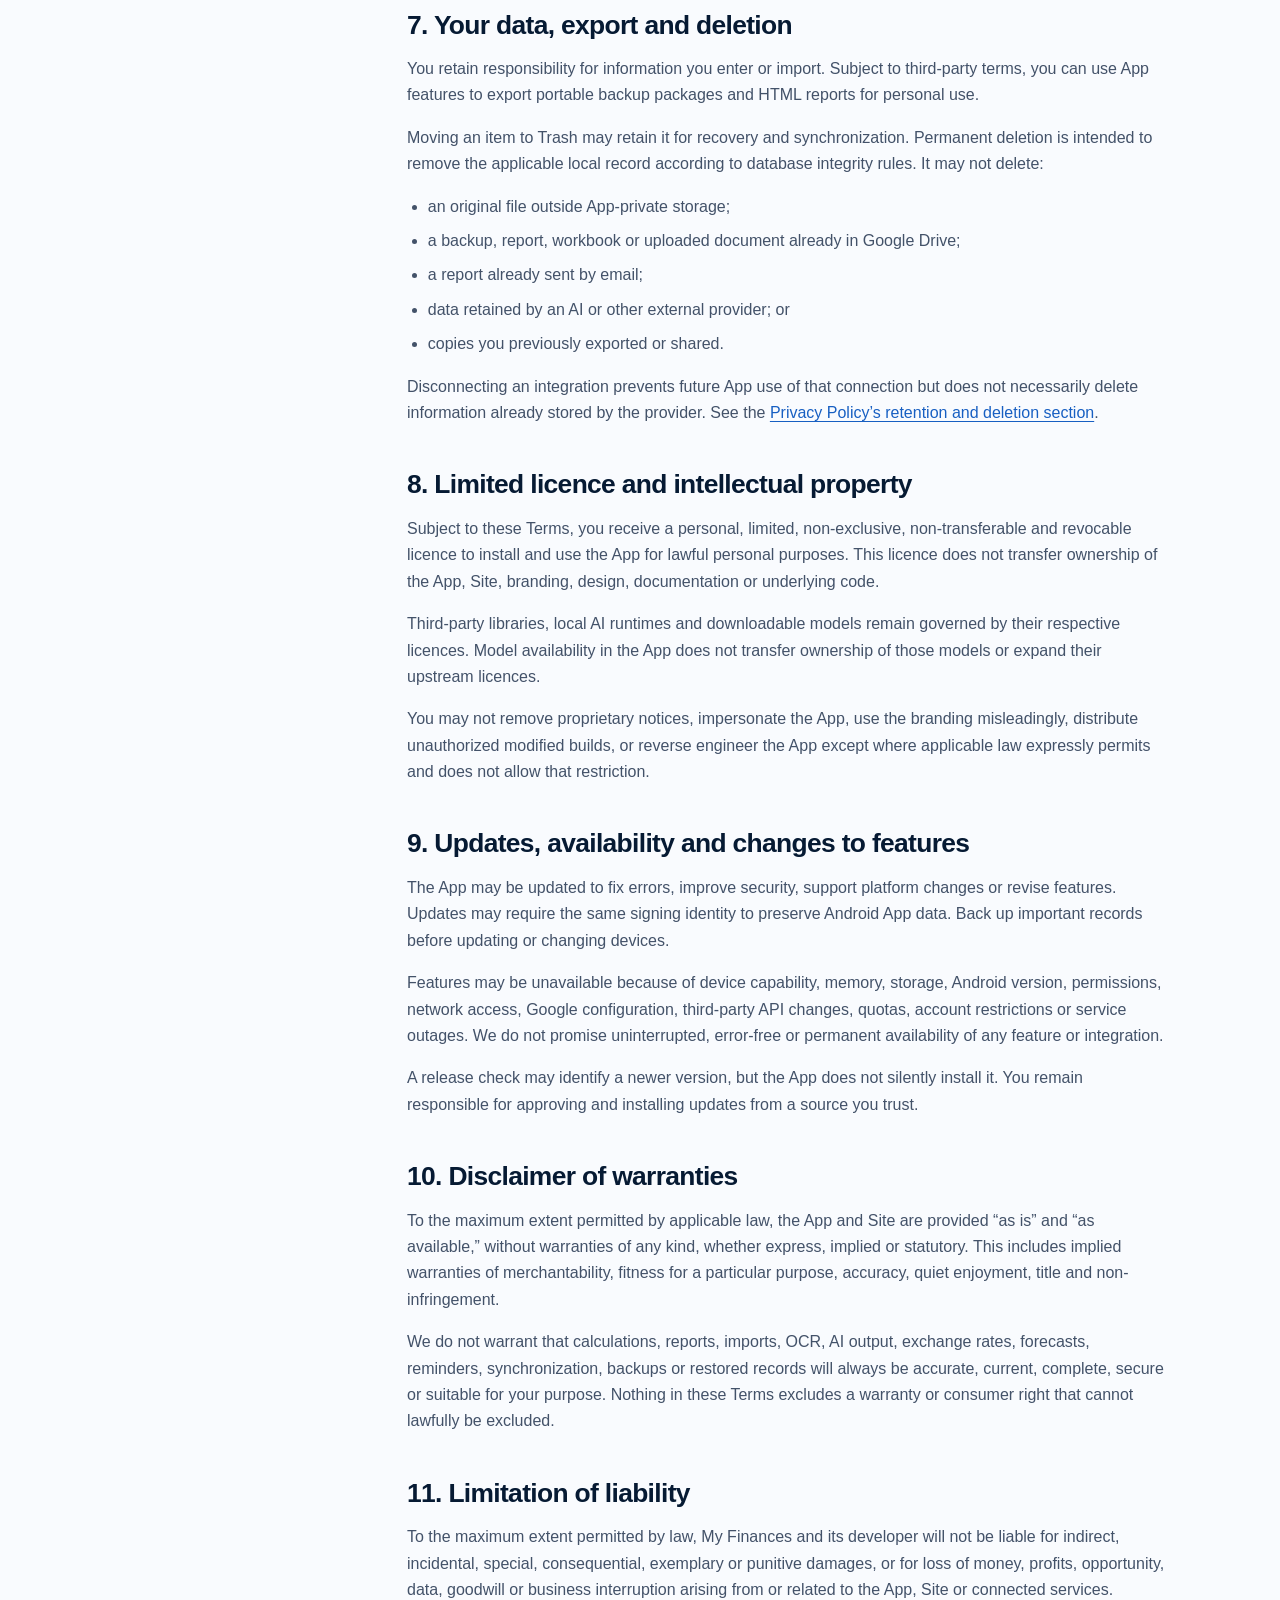
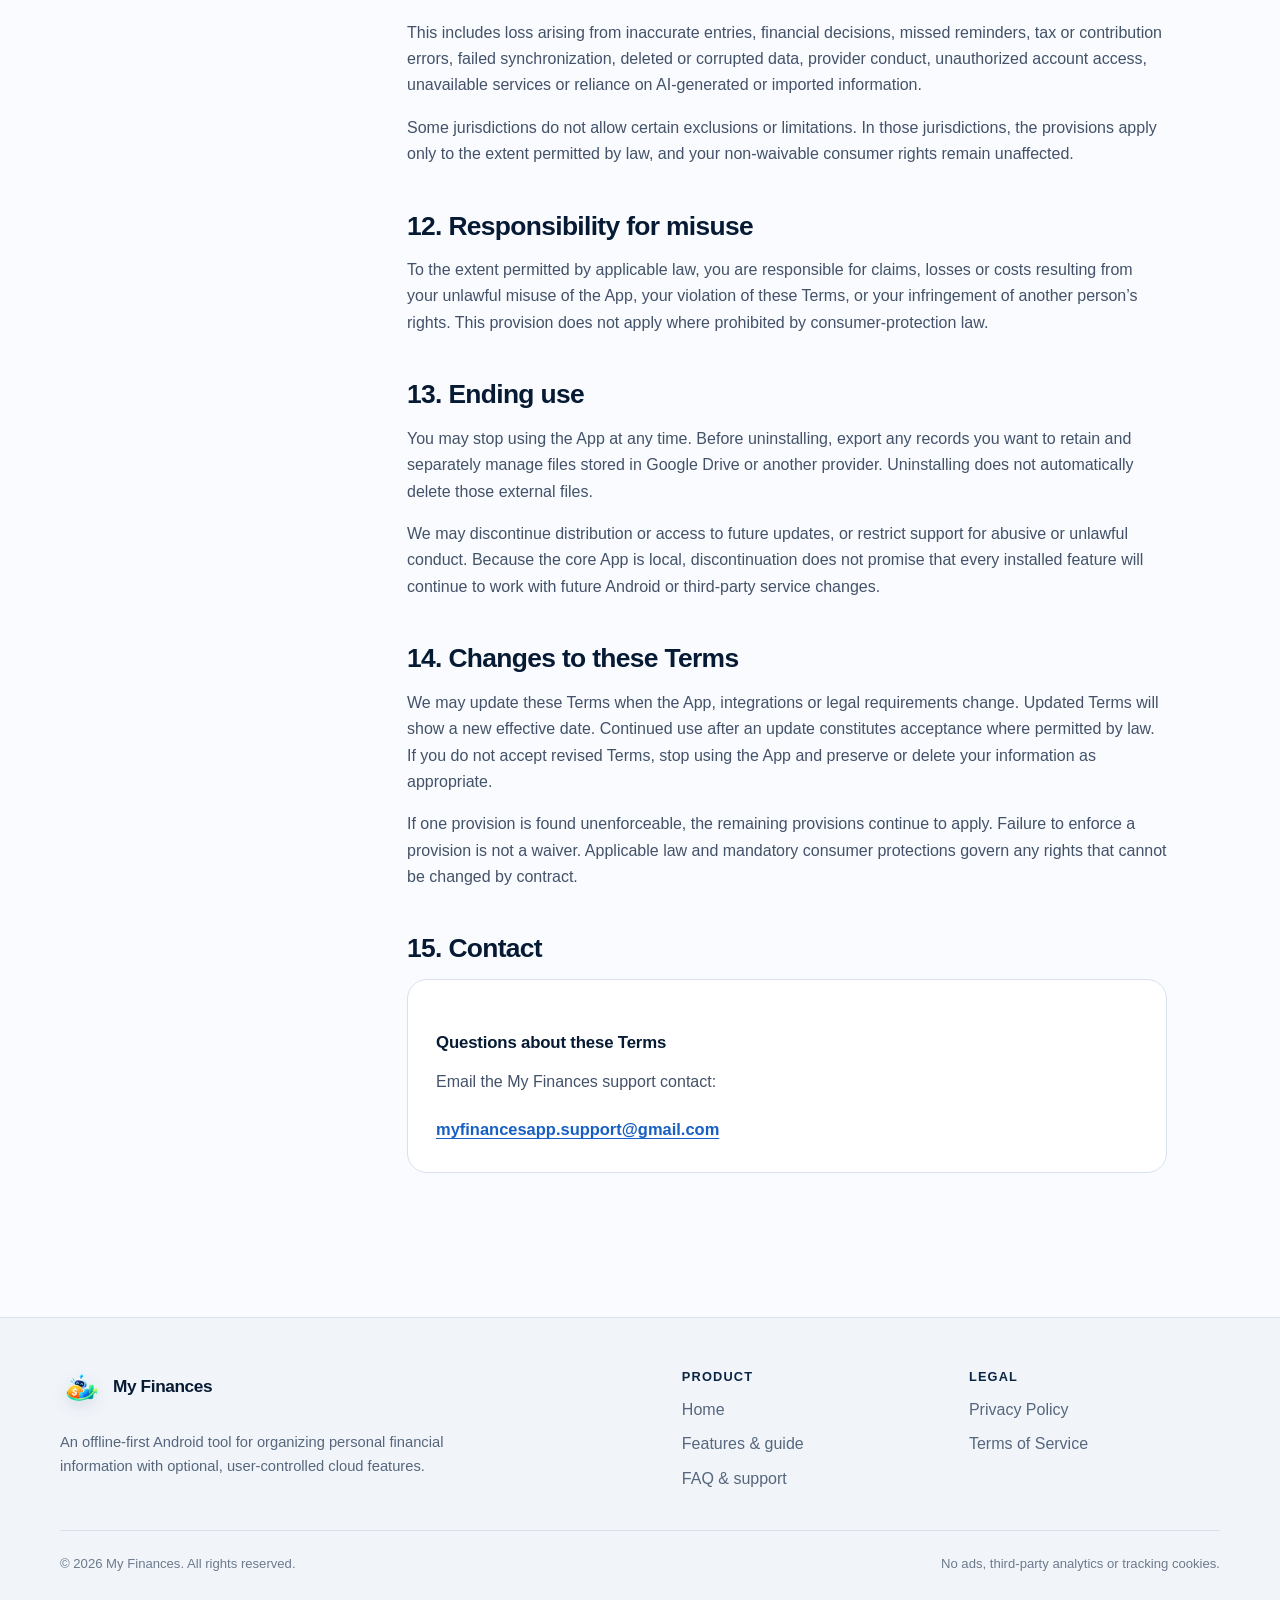
<file: myfinances/terms.html>
<!doctype html>
<html lang="en-CA">
<head>
  <meta charset="utf-8">
  <meta name="viewport" content="width=device-width, initial-scale=1">
  <meta name="description" content="Terms of Service for the My Finances Android application and website.">
  <meta name="theme-color" content="#0a2444">
  <title>Terms of Service — My Finances</title>
  <link rel="canonical" href="https://myfinances-app.com/myfinances/terms.html">
  <link rel="icon" type="image/png" href="../assets/my-finances-logo.png?v=2">
  <link rel="stylesheet" href="../styles.css">
</head>
<body>
  <a class="skip-link" href="#main">Skip to main content</a>
  <header class="site-header">
    <div class="container header-inner">
      <a class="brand" href="home.html" aria-label="My Finances home">
        <img src="../assets/my-finances-logo.png?v=2" alt="" width="42" height="42">
        <span>My Finances</span>
      </a>
      <nav class="site-nav" aria-label="Main navigation">
        <a href="home.html">Home</a>
        <a href="features.html">Features</a>
        <a href="privacy.html">Privacy</a>
        <a href="terms.html" aria-current="page">Terms</a>
        <a href="faq.html">FAQ</a>
      </nav>
    </div>
  </header>

  <main id="main">
    <header class="page-hero">
      <div class="container">
        <p class="eyebrow">Conditions for using My Finances</p>
        <h1>Terms of Service</h1>
        <p class="page-intro">These Terms govern use of the My Finances Android application and public website. Please read them together with the Privacy Policy.</p>
        <div class="meta-row">
          <span class="meta-tag">Effective: October 16, 2026</span>
          <span class="meta-tag">Personal finance organization tool</span>
        </div>
      </div>
    </header>

    <div class="container legal-layout">
      <nav class="toc" aria-label="Terms of Service sections">
        <strong>On this page</strong>
        <a href="#acceptance">Acceptance</a>
        <a href="#service">The service</a>
        <a href="#not-advice">Not professional advice</a>
        <a href="#responsibilities">Your responsibilities</a>
        <a href="#cloud">Connected services</a>
        <a href="#ai">AI and automation</a>
        <a href="#data">Your data</a>
        <a href="#license">Licence</a>
        <a href="#availability">Availability</a>
        <a href="#disclaimers">Disclaimers</a>
        <a href="#liability">Liability</a>
        <a href="#ending">Ending use</a>
        <a href="#changes">Changes</a>
        <a href="#contact">Contact</a>
      </nav>

      <article class="legal-content">
        <section class="legal-summary">
          <h2>Plain-language summary</h2>
          <p>My Finances helps you organize information; it does not manage money for you. You remain responsible for reviewing entries, imports, calculations, reports, forecasts and AI suggestions before relying on them. Keep independent backups and verify important information with authoritative sources and qualified professionals.</p>
          <p>This summary is provided for convenience. The complete Terms below control.</p>
        </section>

        <section id="acceptance">
          <h2>1. Acceptance and eligibility</h2>
          <p>By downloading, installing, accessing or using My Finances (the “App”) or this website (the “Site”), you agree to these Terms of Service (“Terms”) and the <a href="privacy.html">Privacy Policy</a>. If you do not agree, do not use the App or Site.</p>
          <p>You must be legally capable of agreeing to these Terms in your jurisdiction. If you use the App for another person, you represent that you have permission to do so and remain responsible for that use.</p>
        </section>

        <section id="service">
          <h2>2. What My Finances provides</h2>
          <p>My Finances is a personal financial organization and tracking tool. Depending on the version and features you choose, it can help you:</p>
          <ul>
            <li>record accounts, income, expenses, transfers and card payments;</li>
            <li>organize recurring activity, budgets, goals, reminders and daily reviews;</li>
            <li>track investments, valuations, prices, foreign exchange and registered-account estimates;</li>
            <li>review imported statements and receipts before creating records;</li>
            <li>generate and export financial summaries and standalone HTML reports;</li>
            <li>optionally synchronize structured records to Google Sheets and create Google Drive backups; and</li>
            <li>use local or expressly configured cloud AI to interpret supported requests and prepare reviewable actions.</li>
          </ul>
          <p>The App is offline-first and does not provide bank aggregation, custody, payment processing, brokerage, credit, tax filing or money-transmission services. It cannot initiate a bank transfer, credit-card payment or investment trade.</p>
        </section>

        <section id="not-advice">
          <h2>3. No financial, investment, tax, accounting or legal advice</h2>
          <div class="notice">
            <strong>My Finances is an information and organization tool only.</strong> Nothing in the App, Site, reports, reminders, forecasts, registered-account estimates or assistant responses is professional financial, investment, tax, accounting or legal advice, or a recommendation to buy, sell or hold an asset.
          </div>
          <p>Financial rules and laws can change and depend on individual circumstances. Registered-account contribution-room figures are estimates based on information you provide and are not CRA records. Market values, foreign-exchange rates and forecasts may be delayed, incomplete or unavailable. Consult the relevant institution, official government source or a qualified professional before making decisions.</p>
          <p>You are solely responsible for financial decisions, filings, payments, trades, contribution limits and compliance obligations.</p>
        </section>

        <section id="responsibilities">
          <h2>4. Your responsibilities</h2>
          <p>You agree to:</p>
          <ul>
            <li>enter and review information carefully, especially amounts, dates, account selection, exchange rates and imported data;</li>
            <li>verify balances, tax information, contribution room, investment data, reminders and reports against authoritative records;</li>
            <li>maintain appropriate independent backups and protect exported files;</li>
            <li>secure your device, Google account, email account, release files and third-party API credentials;</li>
            <li>use the App lawfully and only with information you are authorized to process; and</li>
            <li>avoid sending secrets, bank passwords, full account numbers, API keys or unredacted financial documents to support.</li>
          </ul>
          <p>You must not misuse the App to violate law, infringe rights, distribute malicious content, attempt unauthorized access, interfere with services or misrepresent the App as a regulated financial service.</p>
        </section>

        <section id="cloud">
          <h2>5. Google and other connected services</h2>
          <p>Google Sign-In, Drive, Sheets, Apps Script and Gmail features are optional and governed by Google’s terms and policies. My Finances requests basic identity and the narrow <code>drive.file</code> scope to manage files it creates or that you explicitly share with it. You are responsible for the Google account you connect and for cloud files you create, edit, share or delete.</p>
          <p>Direct edits in Google Sheets can affect synchronized records after review. Conflict checks reduce accidental overwrite but cannot eliminate every risk caused by malformed edits, concurrent changes, provider outages or unsupported modifications.</p>
          <p>Optional local-model downloads, Bank of Canada exchange-rate requests, external AI providers, GitHub Pages and other third-party services are controlled by their own terms, availability and privacy practices. You may be responsible for provider charges. We do not control or guarantee those services.</p>
        </section>

        <section id="ai">
          <h2>6. AI, OCR, imports and automation</h2>
          <p>Text recognition, document parsing, local models and external AI can make mistakes, omit information or misinterpret an instruction. Merchant, date, amount, category, duplicate and anomaly results are suggestions, not verified facts. Images and PDFs can be unreadable or incomplete.</p>
          <p>The App limits AI to defined tools and requires review for financial changes, but these safeguards do not make model output infallible. You must inspect a proposed financial action before approval. Do not treat an assistant response as authoritative financial analysis.</p>
          <p>Recurring auto-posting, reminders and scheduled reports depend on Android scheduling, device state, time zone, synchronization freshness and third-party availability. Delivery can be delayed or missed. Expected or unverified entries should be reconciled against real statements.</p>
        </section>

        <section id="data">
          <h2>7. Your data, export and deletion</h2>
          <p>You retain responsibility for information you enter or import. Subject to third-party terms, you can use App features to export portable backup packages and HTML reports for personal use.</p>
          <p>Moving an item to Trash may retain it for recovery and synchronization. Permanent deletion is intended to remove the applicable local record according to database integrity rules. It may not delete:</p>
          <ul>
            <li>an original file outside App-private storage;</li>
            <li>a backup, report, workbook or uploaded document already in Google Drive;</li>
            <li>a report already sent by email;</li>
            <li>data retained by an AI or other external provider; or</li>
            <li>copies you previously exported or shared.</li>
          </ul>
          <p>Disconnecting an integration prevents future App use of that connection but does not necessarily delete information already stored by the provider. See the <a href="privacy.html#retention">Privacy Policy’s retention and deletion section</a>.</p>
        </section>

        <section id="license">
          <h2>8. Limited licence and intellectual property</h2>
          <p>Subject to these Terms, you receive a personal, limited, non-exclusive, non-transferable and revocable licence to install and use the App for lawful personal purposes. This licence does not transfer ownership of the App, Site, branding, design, documentation or underlying code.</p>
          <p>Third-party libraries, local AI runtimes and downloadable models remain governed by their respective licences. Model availability in the App does not transfer ownership of those models or expand their upstream licences.</p>
          <p>You may not remove proprietary notices, impersonate the App, use the branding misleadingly, distribute unauthorized modified builds, or reverse engineer the App except where applicable law expressly permits and does not allow that restriction.</p>
        </section>

        <section id="availability">
          <h2>9. Updates, availability and changes to features</h2>
          <p>The App may be updated to fix errors, improve security, support platform changes or revise features. Updates may require the same signing identity to preserve Android App data. Back up important records before updating or changing devices.</p>
          <p>Features may be unavailable because of device capability, memory, storage, Android version, permissions, network access, Google configuration, third-party API changes, quotas, account restrictions or service outages. We do not promise uninterrupted, error-free or permanent availability of any feature or integration.</p>
          <p>A release check may identify a newer version, but the App does not silently install it. You remain responsible for approving and installing updates from a source you trust.</p>
        </section>

        <section id="disclaimers">
          <h2>10. Disclaimer of warranties</h2>
          <p>To the maximum extent permitted by applicable law, the App and Site are provided “as is” and “as available,” without warranties of any kind, whether express, implied or statutory. This includes implied warranties of merchantability, fitness for a particular purpose, accuracy, quiet enjoyment, title and non-infringement.</p>
          <p>We do not warrant that calculations, reports, imports, OCR, AI output, exchange rates, forecasts, reminders, synchronization, backups or restored records will always be accurate, current, complete, secure or suitable for your purpose. Nothing in these Terms excludes a warranty or consumer right that cannot lawfully be excluded.</p>
        </section>

        <section id="liability">
          <h2>11. Limitation of liability</h2>
          <p>To the maximum extent permitted by law, My Finances and its developer will not be liable for indirect, incidental, special, consequential, exemplary or punitive damages, or for loss of money, profits, opportunity, data, goodwill or business interruption arising from or related to the App, Site or connected services.</p>
          <p>This includes loss arising from inaccurate entries, financial decisions, missed reminders, tax or contribution errors, failed synchronization, deleted or corrupted data, provider conduct, unauthorized account access, unavailable services or reliance on AI-generated or imported information.</p>
          <p>Some jurisdictions do not allow certain exclusions or limitations. In those jurisdictions, the provisions apply only to the extent permitted by law, and your non-waivable consumer rights remain unaffected.</p>
        </section>

        <section id="indemnity">
          <h2>12. Responsibility for misuse</h2>
          <p>To the extent permitted by applicable law, you are responsible for claims, losses or costs resulting from your unlawful misuse of the App, your violation of these Terms, or your infringement of another person’s rights. This provision does not apply where prohibited by consumer-protection law.</p>
        </section>

        <section id="ending">
          <h2>13. Ending use</h2>
          <p>You may stop using the App at any time. Before uninstalling, export any records you want to retain and separately manage files stored in Google Drive or another provider. Uninstalling does not automatically delete those external files.</p>
          <p>We may discontinue distribution or access to future updates, or restrict support for abusive or unlawful conduct. Because the core App is local, discontinuation does not promise that every installed feature will continue to work with future Android or third-party service changes.</p>
        </section>

        <section id="changes">
          <h2>14. Changes to these Terms</h2>
          <p>We may update these Terms when the App, integrations or legal requirements change. Updated Terms will show a new effective date. Continued use after an update constitutes acceptance where permitted by law. If you do not accept revised Terms, stop using the App and preserve or delete your information as appropriate.</p>
          <p>If one provision is found unenforceable, the remaining provisions continue to apply. Failure to enforce a provision is not a waiver. Applicable law and mandatory consumer protections govern any rights that cannot be changed by contract.</p>
        </section>

        <section id="contact">
          <h2>15. Contact</h2>
          <div class="contact-card">
            <h3>Questions about these Terms</h3>
            <p>Email the My Finances support contact:</p>
            <a class="contact-address" href="mailto:myfinancesapp.support@gmail.com">myfinancesapp.support@gmail.com</a>
          </div>
        </section>
      </article>
    </div>
  </main>

  <footer class="site-footer">
    <div class="container">
      <div class="footer-grid">
        <div>
          <a class="brand" href="home.html"><img src="../assets/my-finances-logo.png?v=2" alt="" width="42" height="42"><span>My Finances</span></a>
          <p class="footer-copy">An offline-first Android tool for organizing personal financial information with optional, user-controlled cloud features.</p>
        </div>
        <div><p class="footer-heading">Product</p><div class="footer-links"><a href="home.html">Home</a><a href="features.html">Features &amp; guide</a><a href="faq.html">FAQ &amp; support</a></div></div>
        <div><p class="footer-heading">Legal</p><div class="footer-links"><a href="privacy.html">Privacy Policy</a><a href="terms.html">Terms of Service</a></div></div>
      </div>
      <div class="footer-bottom"><span>© 2026 My Finances. All rights reserved.</span><span>No ads, third-party analytics or tracking cookies.</span></div>
    </div>
  </footer>
</body>
</html>
</file>
<file: styles.css>
/* My Finances public website — intentionally dependency-free. */
:root {
  color-scheme: light;
  --navy-950: #061a33;
  --navy-900: #0a2444;
  --navy-800: #10365f;
  --blue-700: #175fc2;
  --blue-600: #2474df;
  --blue-100: #dceaff;
  --blue-050: #eff6ff;
  --green-700: #087a5b;
  --green-100: #d8f2e8;
  --gold-500: #ca972d;
  --gold-100: #f8ebc9;
  --ink: #142033;
  --muted: #56667d;
  --line: #d8e1ec;
  --surface: #ffffff;
  --surface-soft: #f5f8fc;
  --page: #f9fbfe;
  --shadow: 0 24px 60px rgba(8, 35, 68, 0.12);
  --radius-lg: 28px;
  --radius-md: 20px;
  --radius-sm: 13px;
  --content: 1160px;
}

* {
  box-sizing: border-box;
}

html {
  scroll-behavior: smooth;
}

body {
  margin: 0;
  background: var(--page);
  color: var(--ink);
  font-family: Inter, ui-sans-serif, -apple-system, BlinkMacSystemFont, "Segoe UI", Roboto, Helvetica, Arial, sans-serif;
  font-size: 16px;
  line-height: 1.65;
  -webkit-font-smoothing: antialiased;
}

img {
  display: block;
  max-width: 100%;
}

a {
  color: var(--blue-700);
  text-underline-offset: 0.18em;
}

a:hover {
  color: var(--navy-900);
}

code {
  overflow-wrap: anywhere;
  word-break: break-word;
}

a:focus-visible,
button:focus-visible {
  outline: 3px solid rgba(36, 116, 223, 0.35);
  outline-offset: 4px;
  border-radius: 6px;
}

.skip-link {
  position: fixed;
  top: 12px;
  left: 12px;
  z-index: 100;
  padding: 10px 14px;
  border-radius: 10px;
  background: var(--navy-950);
  color: #fff;
  transform: translateY(-160%);
  transition: transform 160ms ease;
}

.skip-link:focus {
  transform: translateY(0);
}

.container {
  width: min(calc(100% - 40px), var(--content));
  margin-inline: auto;
}

.site-header {
  position: sticky;
  top: 0;
  z-index: 20;
  border-bottom: 1px solid rgba(216, 225, 236, 0.86);
  background: rgba(249, 251, 254, 0.94);
  backdrop-filter: blur(16px);
}

.header-inner {
  min-height: 76px;
  display: flex;
  align-items: center;
  justify-content: space-between;
  gap: 28px;
}

.brand {
  display: inline-flex;
  align-items: center;
  gap: 11px;
  color: var(--navy-950);
  font-weight: 800;
  letter-spacing: -0.025em;
  text-decoration: none;
  white-space: nowrap;
}

.brand img {
  width: 42px;
  height: 42px;
  border-radius: 12px;
  object-fit: contain;
  filter: drop-shadow(0 5px 8px rgba(8, 35, 68, 0.12));
}

.brand span {
  font-size: 1.08rem;
}

.site-nav {
  display: flex;
  align-items: center;
  gap: 6px;
}

.site-nav a {
  padding: 9px 12px;
  border-radius: 10px;
  color: var(--muted);
  font-size: 0.93rem;
  font-weight: 650;
  text-decoration: none;
}

.site-nav a:hover,
.site-nav a[aria-current="page"] {
  background: var(--blue-050);
  color: var(--navy-900);
}

.hero {
  position: relative;
  overflow: hidden;
  padding: 92px 0 82px;
  background:
    radial-gradient(circle at 88% 8%, rgba(36, 116, 223, 0.13), transparent 27%),
    radial-gradient(circle at 12% 88%, rgba(8, 122, 91, 0.08), transparent 24%);
}

.hero::after {
  content: "";
  position: absolute;
  width: 280px;
  height: 280px;
  right: -160px;
  bottom: -150px;
  border: 1px solid rgba(202, 151, 45, 0.22);
  border-radius: 50%;
  box-shadow: 0 0 0 42px rgba(202, 151, 45, 0.04), 0 0 0 86px rgba(202, 151, 45, 0.025);
  pointer-events: none;
}

.hero-grid {
  display: grid;
  grid-template-columns: 1.08fr 0.92fr;
  align-items: center;
  gap: clamp(42px, 7vw, 90px);
}

.eyebrow {
  display: inline-flex;
  align-items: center;
  gap: 8px;
  margin: 0 0 20px;
  color: var(--blue-700);
  font-size: 0.77rem;
  font-weight: 800;
  letter-spacing: 0.13em;
  text-transform: uppercase;
}

.eyebrow::before {
  width: 26px;
  height: 2px;
  content: "";
  background: var(--gold-500);
}

h1,
h2,
h3 {
  color: var(--navy-950);
  line-height: 1.12;
  letter-spacing: -0.035em;
}

h1 {
  max-width: 760px;
  margin: 0 0 24px;
  font-size: clamp(2.75rem, 6.2vw, 5.25rem);
  font-weight: 850;
}

h2 {
  margin: 0 0 18px;
  font-size: clamp(2rem, 4vw, 3.25rem);
  font-weight: 820;
}

h3 {
  margin: 0 0 10px;
  font-size: 1.18rem;
  font-weight: 780;
}

.hero-copy {
  max-width: 650px;
  margin: 0 0 30px;
  color: var(--muted);
  font-size: clamp(1.06rem, 2vw, 1.25rem);
}

.button-row {
  display: flex;
  flex-wrap: wrap;
  gap: 12px;
}

.button {
  display: inline-flex;
  min-height: 48px;
  align-items: center;
  justify-content: center;
  padding: 12px 20px;
  border: 1px solid transparent;
  border-radius: 14px;
  font-weight: 750;
  text-decoration: none;
  transition: transform 160ms ease, box-shadow 160ms ease, background 160ms ease;
}

.button:hover {
  transform: translateY(-1px);
}

.button-primary {
  background: var(--blue-700);
  color: #fff;
  box-shadow: 0 12px 24px rgba(23, 95, 194, 0.2);
}

.button-primary:hover {
  background: var(--navy-800);
  color: #fff;
}

.button-secondary {
  border-color: var(--line);
  background: var(--surface);
  color: var(--navy-900);
}

.button-secondary:hover {
  border-color: #b8c9dc;
  background: var(--blue-050);
}

.trust-row {
  display: flex;
  flex-wrap: wrap;
  gap: 9px;
  margin-top: 28px;
}

.pill {
  display: inline-flex;
  align-items: center;
  gap: 7px;
  padding: 7px 10px;
  border: 1px solid var(--line);
  border-radius: 999px;
  background: rgba(255, 255, 255, 0.72);
  color: var(--muted);
  font-size: 0.79rem;
  font-weight: 690;
}

.pill::before {
  width: 7px;
  height: 7px;
  content: "";
  border-radius: 50%;
  background: var(--green-700);
}

.product-frame {
  position: relative;
  padding: 18px;
  border: 1px solid rgba(255, 255, 255, 0.4);
  border-radius: 34px;
  background: linear-gradient(145deg, var(--navy-950), #0f4278 65%, #1762af);
  box-shadow: var(--shadow);
  color: #fff;
}

.product-frame::before {
  position: absolute;
  inset: -1px;
  content: "";
  border-radius: inherit;
  background: linear-gradient(135deg, rgba(255,255,255,.28), transparent 40%);
  pointer-events: none;
}

.product-top {
  position: relative;
  display: flex;
  align-items: center;
  justify-content: space-between;
  gap: 14px;
  padding: 8px 8px 20px;
}

.product-logo {
  width: 78px;
  height: 78px;
  border-radius: 22px;
  background: rgba(255,255,255,.11);
  object-fit: contain;
}

.secure-badge {
  padding: 7px 11px;
  border: 1px solid rgba(255,255,255,.18);
  border-radius: 999px;
  background: rgba(255,255,255,.08);
  color: #dbeaff;
  font-size: .76rem;
  font-weight: 700;
}

.dashboard-card {
  position: relative;
  padding: 25px;
  border: 1px solid rgba(255,255,255,.5);
  border-radius: 24px;
  background: rgba(255,255,255,.96);
  color: var(--ink);
  box-shadow: 0 18px 35px rgba(0,0,0,.16);
}

.dashboard-label {
  color: var(--muted);
  font-size: .78rem;
  font-weight: 800;
  letter-spacing: .1em;
  text-transform: uppercase;
}

.dashboard-title {
  margin: 7px 0 22px;
  color: var(--navy-950);
  font-size: clamp(1.6rem, 4vw, 2.2rem);
  font-weight: 820;
  letter-spacing: -.04em;
}

.signal-grid {
  display: grid;
  grid-template-columns: repeat(3, 1fr);
  gap: 10px;
}

.signal {
  min-height: 92px;
  padding: 13px;
  border-radius: 15px;
  background: var(--surface-soft);
}

.signal strong,
.signal span {
  display: block;
}

.signal strong {
  margin-bottom: 4px;
  color: var(--navy-900);
  font-size: .94rem;
}

.signal span {
  color: var(--muted);
  font-size: .75rem;
  line-height: 1.35;
}

.trend {
  display: flex;
  height: 72px;
  align-items: end;
  gap: 9px;
  margin-top: 18px;
  padding-top: 10px;
  border-top: 1px solid var(--line);
}

.trend i {
  flex: 1;
  min-width: 9px;
  border-radius: 8px 8px 3px 3px;
  background: linear-gradient(180deg, var(--blue-600), var(--blue-100));
}

.trend i:nth-child(1) { height: 34%; }
.trend i:nth-child(2) { height: 52%; }
.trend i:nth-child(3) { height: 45%; }
.trend i:nth-child(4) { height: 72%; }
.trend i:nth-child(5) { height: 63%; }
.trend i:nth-child(6) { height: 88%; background: linear-gradient(180deg, var(--green-700), var(--green-100)); }

.section {
  padding: 86px 0;
}

.section-tight {
  padding: 68px 0;
}

.section-white {
  border-block: 1px solid var(--line);
  background: var(--surface);
}

.section-navy {
  background: var(--navy-950);
  color: #dce6f2;
}

.section-navy h2,
.section-navy h3 {
  color: #fff;
}

.section-navy .section-copy {
  color: #aebed2;
}

.section-heading {
  max-width: 760px;
  margin-bottom: 38px;
}

.section-copy {
  max-width: 700px;
  margin: 0;
  color: var(--muted);
  font-size: 1.08rem;
}

.feature-grid {
  display: grid;
  grid-template-columns: repeat(3, 1fr);
  gap: 18px;
}

.feature-card {
  min-height: 250px;
  padding: 25px;
  border: 1px solid var(--line);
  border-radius: var(--radius-md);
  background: var(--surface);
  box-shadow: 0 8px 24px rgba(8, 35, 68, 0.045);
}

.feature-card p {
  margin: 0;
  color: var(--muted);
}

.icon-box {
  display: inline-grid;
  width: 46px;
  height: 46px;
  margin-bottom: 20px;
  place-items: center;
  border-radius: 13px;
  background: var(--blue-050);
  color: var(--blue-700);
  font-weight: 850;
}

.icon-box.green {
  background: #e3f5ef;
  color: var(--green-700);
}

.icon-box.gold {
  background: #fff6dc;
  color: #8b6417;
}

.data-path {
  display: grid;
  grid-template-columns: repeat(3, 1fr);
  gap: 16px;
}

.path-card {
  position: relative;
  padding: 24px;
  border: 1px solid rgba(255,255,255,.13);
  border-radius: var(--radius-md);
  background: rgba(255,255,255,.055);
}

.path-number {
  display: inline-grid;
  width: 34px;
  height: 34px;
  margin-bottom: 20px;
  place-items: center;
  border: 1px solid rgba(255,255,255,.22);
  border-radius: 50%;
  color: #9fc6ff;
  font-size: .82rem;
  font-weight: 800;
}

.path-card p {
  margin: 0;
  color: #aebed2;
}

.split {
  display: grid;
  grid-template-columns: .85fr 1.15fr;
  align-items: start;
  gap: clamp(36px, 7vw, 92px);
}

.check-list {
  display: grid;
  gap: 14px;
  margin: 0;
  padding: 0;
  list-style: none;
}

.check-list li {
  position: relative;
  padding: 16px 18px 16px 50px;
  border: 1px solid var(--line);
  border-radius: 15px;
  background: var(--surface);
  color: var(--muted);
}

.check-list li::before {
  position: absolute;
  top: 17px;
  left: 18px;
  display: grid;
  width: 22px;
  height: 22px;
  content: "✓";
  place-items: center;
  border-radius: 50%;
  background: var(--green-100);
  color: var(--green-700);
  font-size: .8rem;
  font-weight: 900;
}

.notice {
  padding: 22px 24px;
  border: 1px solid #ead59e;
  border-left: 4px solid var(--gold-500);
  border-radius: 16px;
  background: #fffbef;
  color: #5f5130;
}

.notice strong {
  color: var(--navy-900);
}

.cta {
  padding: 50px;
  border-radius: var(--radius-lg);
  background:
    radial-gradient(circle at 90% 10%, rgba(66, 145, 255, 0.32), transparent 32%),
    linear-gradient(140deg, var(--navy-950), var(--navy-800));
  color: #dce6f2;
  box-shadow: var(--shadow);
}

.cta h2 {
  max-width: 780px;
  color: #fff;
}

.cta p {
  max-width: 700px;
  margin-bottom: 25px;
  color: #b9c8da;
}

.cta .button-primary {
  background: #fff;
  color: var(--navy-900);
}

.cta .button-primary:hover {
  background: var(--blue-050);
}

.site-footer {
  margin-top: 80px;
  padding: 48px 0 34px;
  border-top: 1px solid var(--line);
  background: #f1f5fa;
}

.footer-grid {
  display: grid;
  grid-template-columns: 1.4fr .6fr .6fr;
  gap: 36px;
}

.footer-copy {
  max-width: 430px;
  margin: 14px 0 0;
  color: var(--muted);
  font-size: .92rem;
}

.footer-heading {
  margin: 0 0 10px;
  color: var(--navy-900);
  font-size: .8rem;
  font-weight: 800;
  letter-spacing: .09em;
  text-transform: uppercase;
}

.footer-links {
  display: grid;
  gap: 8px;
}

.footer-links a {
  color: var(--muted);
  text-decoration: none;
}

.footer-links a:hover {
  color: var(--blue-700);
  text-decoration: underline;
}

.footer-bottom {
  display: flex;
  justify-content: space-between;
  gap: 24px;
  margin-top: 38px;
  padding-top: 22px;
  border-top: 1px solid var(--line);
  color: #6d7a8c;
  font-size: .82rem;
}

/* Legal and support pages */
.page-hero {
  padding: 72px 0 58px;
  border-bottom: 1px solid var(--line);
  background:
    radial-gradient(circle at 82% 4%, rgba(36, 116, 223, .12), transparent 28%),
    var(--surface);
}

.page-hero h1 {
  max-width: 860px;
  font-size: clamp(2.5rem, 6vw, 4.4rem);
}

.page-intro {
  max-width: 760px;
  margin: 0;
  color: var(--muted);
  font-size: 1.12rem;
}

.meta-row {
  display: flex;
  flex-wrap: wrap;
  gap: 9px;
  margin-top: 25px;
}

.meta-tag {
  padding: 7px 11px;
  border: 1px solid var(--line);
  border-radius: 999px;
  background: var(--surface-soft);
  color: var(--muted);
  font-size: .79rem;
  font-weight: 700;
}

.legal-layout {
  display: grid;
  grid-template-columns: 230px minmax(0, 760px);
  justify-content: center;
  gap: 64px;
  padding: 66px 0 20px;
}

.toc {
  position: sticky;
  top: 106px;
  align-self: start;
  padding: 18px;
  border: 1px solid var(--line);
  border-radius: 16px;
  background: var(--surface);
}

.toc strong {
  display: block;
  margin-bottom: 10px;
  color: var(--navy-900);
  font-size: .78rem;
  letter-spacing: .08em;
  text-transform: uppercase;
}

.toc a {
  display: block;
  padding: 5px 0;
  color: var(--muted);
  font-size: .86rem;
  text-decoration: none;
}

.toc a:hover {
  color: var(--blue-700);
}

.legal-content section {
  scroll-margin-top: 110px;
  margin-bottom: 44px;
}

.legal-content {
  min-width: 0;
}

.legal-content h2 {
  margin-bottom: 15px;
  font-size: 1.65rem;
  letter-spacing: -.025em;
}

.legal-content h3 {
  margin-top: 26px;
  font-size: 1.05rem;
  letter-spacing: -.01em;
}

.legal-content p,
.legal-content li {
  color: #435269;
}

.legal-content ul,
.legal-content ol {
  padding-left: 1.3rem;
}

.legal-content li + li {
  margin-top: 8px;
}

.legal-summary {
  margin-bottom: 34px;
  padding: 24px;
  border: 1px solid #c9dcf7;
  border-radius: 18px;
  background: var(--blue-050);
}

.legal-summary p:last-child {
  margin-bottom: 0;
}

.table-wrap {
  overflow-x: auto;
  margin: 20px 0;
  border: 1px solid var(--line);
  border-radius: 15px;
  background: var(--surface);
}

table {
  width: 100%;
  border-collapse: collapse;
  font-size: .92rem;
}

th,
td {
  padding: 14px 16px;
  border-bottom: 1px solid var(--line);
  text-align: left;
  vertical-align: top;
}

th {
  background: var(--surface-soft);
  color: var(--navy-900);
  font-size: .79rem;
  letter-spacing: .04em;
  text-transform: uppercase;
}

tr:last-child td {
  border-bottom: 0;
}

.contact-card {
  padding: 28px;
  border: 1px solid var(--line);
  border-radius: var(--radius-md);
  background: var(--surface);
}

.contact-address {
  display: inline-block;
  margin-top: 5px;
  font-size: 1.03rem;
  font-weight: 750;
  word-break: break-word;
}

.support-grid {
  display: grid;
  grid-template-columns: repeat(2, 1fr);
  gap: 18px;
}

.support-card {
  padding: 25px;
  border: 1px solid var(--line);
  border-radius: var(--radius-md);
  background: var(--surface);
}

.support-card p {
  margin-bottom: 0;
  color: var(--muted);
}

.faq-list {
  display: grid;
  gap: 12px;
}

details {
  border: 1px solid var(--line);
  border-radius: 15px;
  background: var(--surface);
}

summary {
  padding: 17px 20px;
  color: var(--navy-900);
  font-weight: 750;
  cursor: pointer;
}

details p {
  margin: 0;
  padding: 0 20px 19px;
  color: var(--muted);
}

/* Feature guide */
.guide-hero {
  background:
    radial-gradient(circle at 88% 8%, rgba(8, 122, 91, .12), transparent 24%),
    radial-gradient(circle at 70% 55%, rgba(36, 116, 223, .09), transparent 30%),
    var(--surface);
}

.guide-index {
  display: grid;
  grid-template-columns: repeat(3, 1fr);
  gap: 14px;
}

.guide-index a {
  display: grid;
  grid-template-columns: 38px 1fr;
  column-gap: 12px;
  min-height: 112px;
  padding: 18px;
  border: 1px solid var(--line);
  border-radius: 16px;
  background: var(--surface);
  color: var(--navy-900);
  text-decoration: none;
  transition: transform 160ms ease, border-color 160ms ease, box-shadow 160ms ease;
}

.guide-index a:hover {
  transform: translateY(-2px);
  border-color: #b8cceb;
  box-shadow: 0 12px 26px rgba(8, 35, 68, .08);
}

.guide-index span {
  grid-row: 1 / 3;
  display: grid;
  width: 38px;
  height: 38px;
  place-items: center;
  border-radius: 11px;
  background: var(--blue-050);
  color: var(--blue-700);
  font-size: .76rem;
  font-weight: 850;
}

.guide-index strong {
  align-self: end;
}

.guide-index small {
  color: var(--muted);
  line-height: 1.35;
}

.guide-section {
  scroll-margin-top: 80px;
}

.guide-layout {
  display: grid;
  grid-template-columns: 190px minmax(0, 1fr);
  gap: clamp(34px, 6vw, 80px);
}

.guide-marker {
  align-self: start;
  position: sticky;
  top: 106px;
  padding: 19px;
  border: 1px solid var(--line);
  border-radius: 18px;
  background: var(--surface);
}

.guide-marker span {
  display: grid;
  width: 42px;
  height: 42px;
  margin-bottom: 18px;
  place-items: center;
  border-radius: 12px;
  background: var(--blue-050);
  color: var(--blue-700);
  font-size: .8rem;
  font-weight: 850;
}

.guide-marker p {
  margin: 0 0 2px;
  color: var(--muted);
  font-size: .76rem;
  font-weight: 700;
  letter-spacing: .04em;
  text-transform: uppercase;
}

.guide-marker strong {
  display: block;
  color: var(--navy-950);
  line-height: 1.35;
}

.guide-marker-dark {
  border-color: rgba(255,255,255,.16);
  background: rgba(255,255,255,.06);
}

.guide-marker-dark p {
  color: #aebed2;
}

.guide-marker-dark strong {
  color: #fff;
}

.guide-content {
  min-width: 0;
  max-width: 900px;
}

.guide-content > p:not(.eyebrow):not(.section-copy) {
  color: var(--muted);
}

.section-navy .guide-content > p,
.section-navy .guide-content li {
  color: #b9c8da;
}

.behaviour-grid {
  display: grid;
  grid-template-columns: repeat(2, 1fr);
  gap: 14px;
  margin: 28px 0;
}

.behaviour-grid article {
  padding: 21px;
  border: 1px solid var(--line);
  border-radius: 17px;
  background: var(--surface);
}

.behaviour-grid article p {
  margin: 0;
  color: var(--muted);
}

.dark-cards article {
  border-color: rgba(255,255,255,.14);
  background: rgba(255,255,255,.055);
}

.dark-cards article h3 {
  color: #fff;
}

.dark-cards article p {
  color: #aebed2;
}

.access-note {
  margin: 24px 0;
  padding: 16px 18px;
  border: 1px solid #c9dcf7;
  border-left: 4px solid var(--blue-600);
  border-radius: 14px;
  background: var(--blue-050);
  color: #34465f;
}

.detail-list {
  display: grid;
  gap: 12px;
  margin: 26px 0;
  padding: 0;
  list-style: none;
}

.detail-list li {
  padding: 15px 17px;
  border: 1px solid var(--line);
  border-radius: 14px;
  background: var(--surface);
  color: #435269;
}

.guide-actions {
  margin-top: 26px;
}

@media (max-width: 900px) {
  .hero-grid,
  .split,
  .legal-layout {
    grid-template-columns: 1fr;
  }

  .feature-grid,
  .data-path,
  .guide-index {
    grid-template-columns: repeat(2, 1fr);
  }

  .guide-layout {
    grid-template-columns: 1fr;
  }

  .guide-marker {
    position: static;
    display: grid;
    grid-template-columns: 52px 1fr;
    column-gap: 12px;
  }

  .guide-marker span {
    grid-row: 1 / 3;
    margin-bottom: 0;
  }

  .legal-layout {
    gap: 30px;
  }

  .toc {
    position: static;
    display: grid;
    grid-template-columns: repeat(2, 1fr);
    column-gap: 18px;
  }

  .toc strong {
    grid-column: 1 / -1;
  }

  .footer-grid {
    grid-template-columns: 1fr 1fr;
  }

  .footer-grid > :first-child {
    grid-column: 1 / -1;
  }
}

@media (max-width: 680px) {
  .container {
    width: min(calc(100% - 28px), var(--content));
  }

  .site-header {
    position: static;
  }

  .header-inner {
    min-height: auto;
    align-items: flex-start;
    flex-direction: column;
    gap: 10px;
    padding-block: 14px 12px;
  }

  .site-nav {
    width: 100%;
    overflow-x: auto;
    padding-bottom: 2px;
  }

  .site-nav a {
    padding: 7px 9px;
    font-size: .84rem;
    white-space: nowrap;
  }

  .hero {
    padding: 62px 0;
  }

  h1 {
    font-size: clamp(2.45rem, 13vw, 3.5rem);
  }

  .product-frame {
    padding: 12px;
    border-radius: 25px;
  }

  .dashboard-card {
    padding: 19px;
  }

  .signal-grid,
  .feature-grid,
  .data-path,
  .support-grid,
  .guide-index,
  .behaviour-grid,
  .footer-grid {
    grid-template-columns: 1fr;
  }

  .footer-grid > :first-child {
    grid-column: auto;
  }

  .section,
  .section-tight {
    padding: 62px 0;
  }

  .cta {
    padding: 30px 24px;
  }

  .page-hero {
    padding: 54px 0 42px;
  }

  .legal-layout {
    padding-top: 42px;
  }

  .toc {
    grid-template-columns: 1fr;
  }

  .footer-bottom {
    align-items: flex-start;
    flex-direction: column;
  }
}

@media (prefers-reduced-motion: reduce) {
  *,
  *::before,
  *::after {
    scroll-behavior: auto !important;
    transition-duration: 0.01ms !important;
    animation-duration: 0.01ms !important;
    animation-iteration-count: 1 !important;
  }
}

@media print {
  .site-header,
  .site-footer,
  .toc,
  .button-row {
    display: none !important;
  }

  body {
    background: #fff;
    color: #000;
  }

  .page-hero,
  .legal-layout {
    padding: 20px 0;
  }

  .legal-layout {
    display: block;
  }
}
</file>
